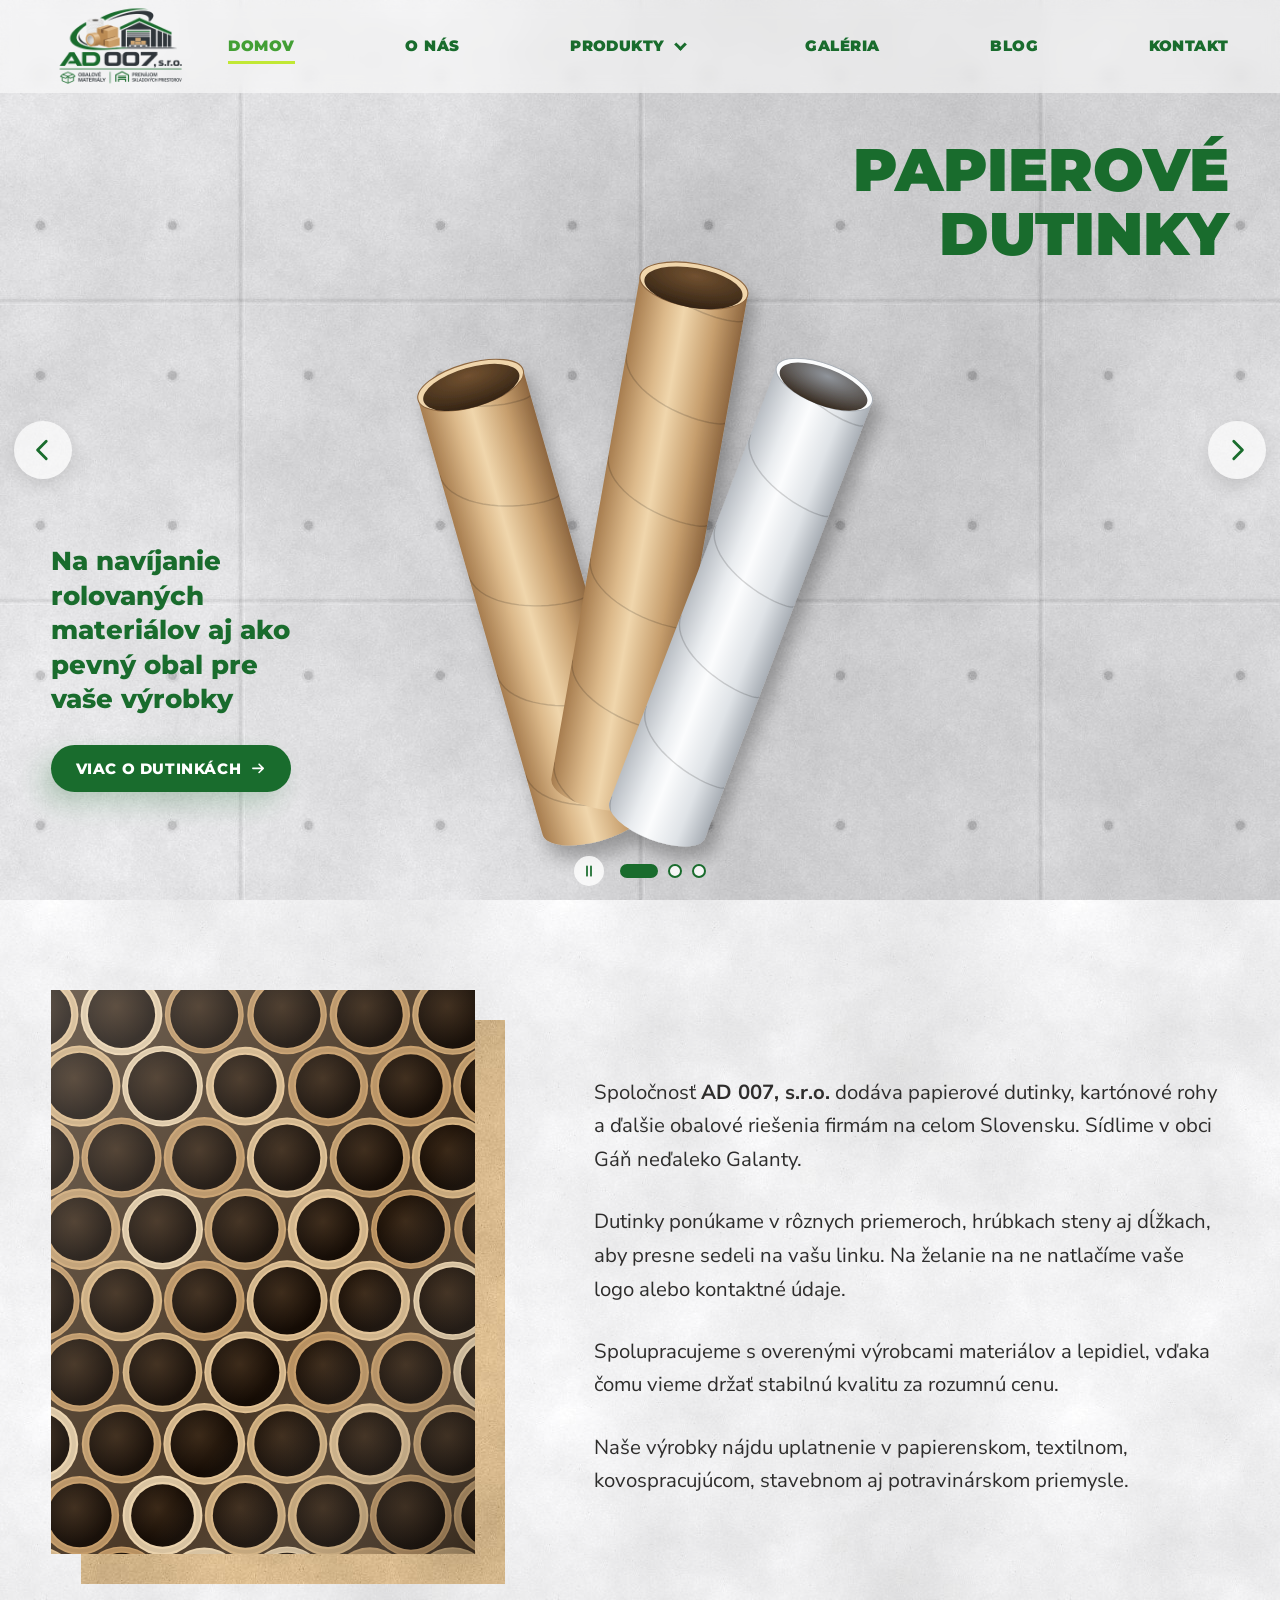
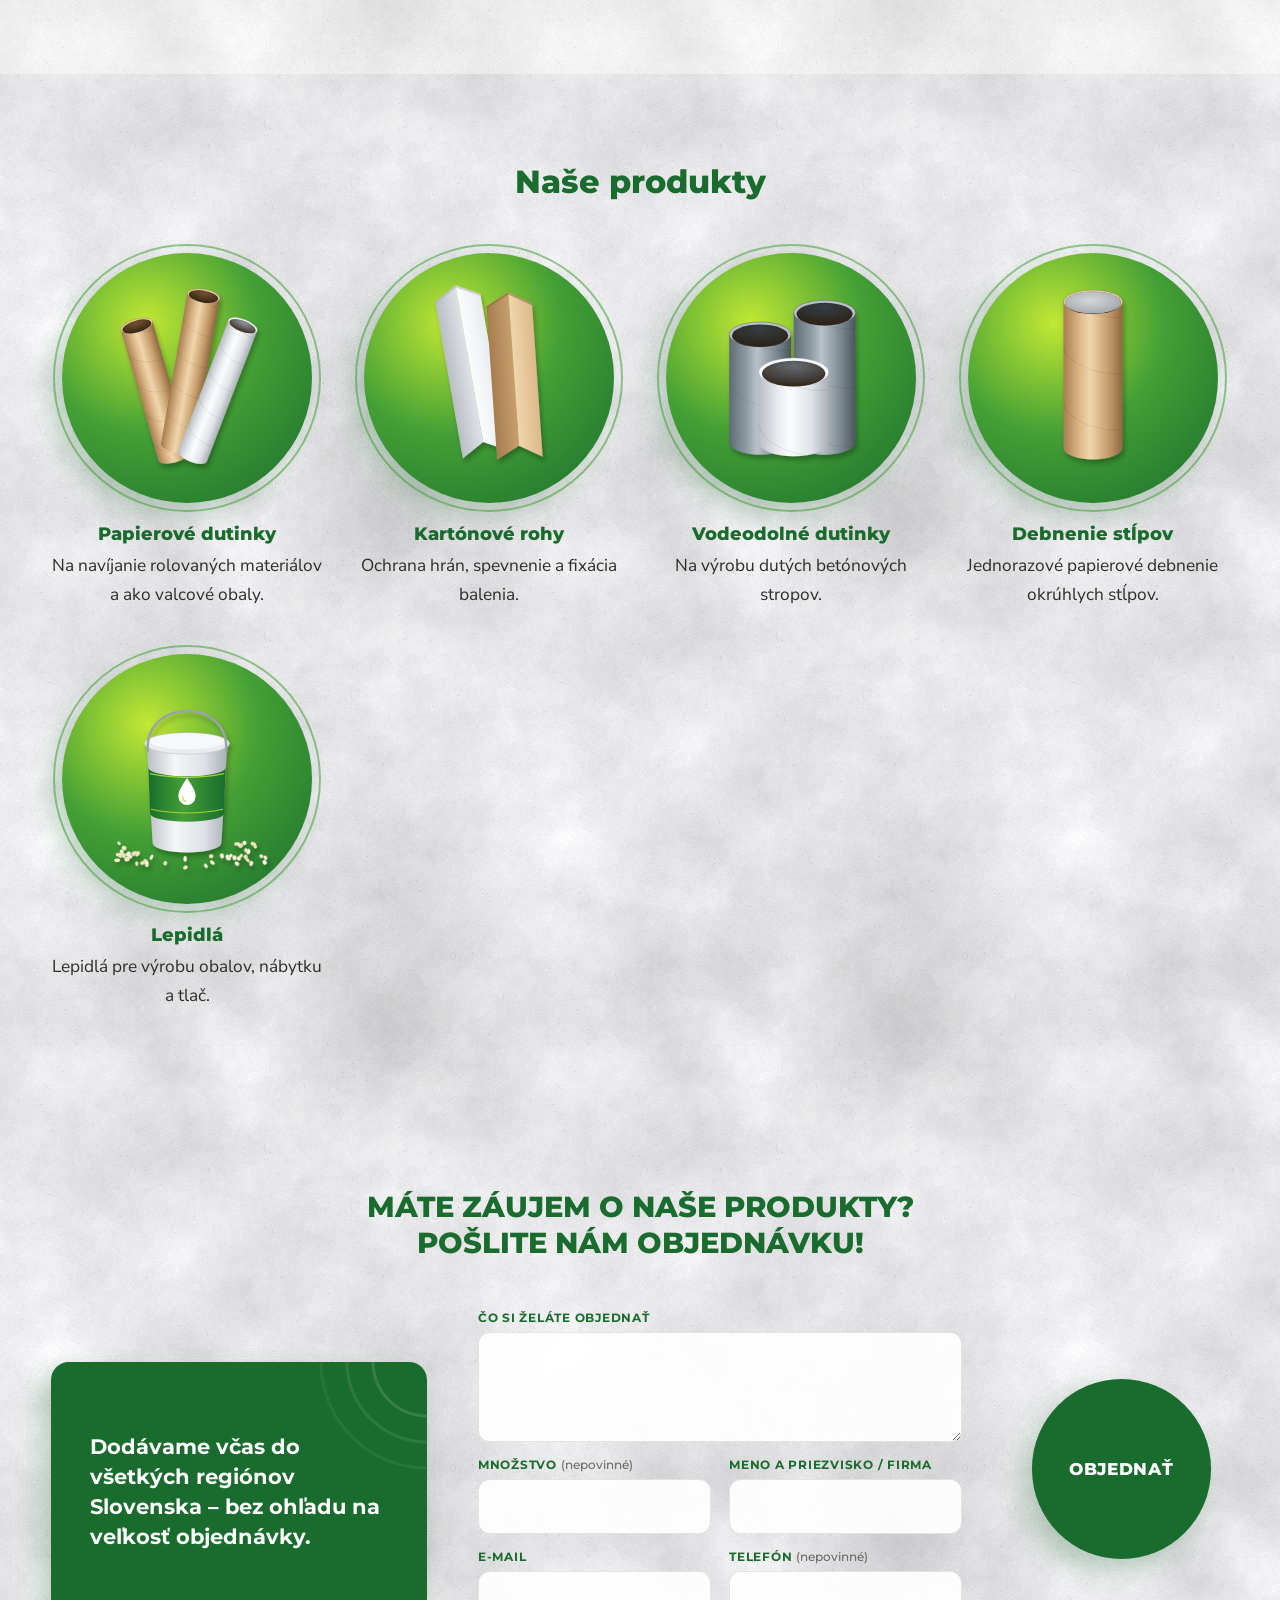
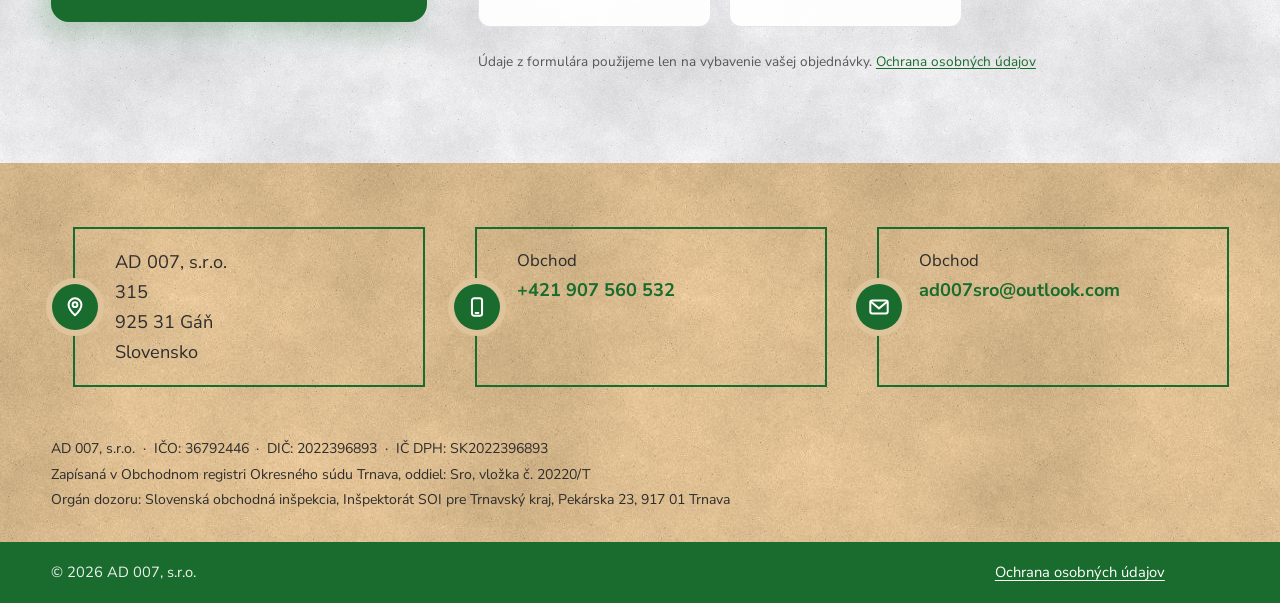
<file: index.html>
<!doctype html>
<html lang="sk" class="no-js" data-frame="ring" data-round="circle" data-cta="pill" data-small="circle" data-card="rounded">
<head>
<meta charset="utf-8">
<meta name="viewport" content="width=device-width, initial-scale=1">
<meta http-equiv="Content-Security-Policy" content="default-src 'self'; script-src 'self' 'sha256-cvlem2Rlcb+inScVb7910PMAU98gRDEfAIUVUKXOWd4='; style-src 'self' 'unsafe-inline'; img-src 'self'; font-src 'self'; frame-src https://www.openstreetmap.org; connect-src 'self'; form-action 'self' mailto:; base-uri 'self'; object-src 'none'">
<title>AD 007 – papierové dutinky, kartónové rohy a lepidlá</title>
<meta name="description" content="AD 007, s.r.o. z Gáňa – papierové dutinky, kartónové rohy, vodeodolné dutinky, debnenie stĺpov a lepidlá pre výrobu a balenie.">
<meta property="og:type" content="website">
<meta property="og:locale" content="sk_SK">
<meta property="og:site_name" content="AD 007, s.r.o.">
<meta property="og:title" content="AD 007 – papierové dutinky, kartónové rohy a lepidlá">
<meta property="og:description" content="AD 007, s.r.o. z Gáňa – papierové dutinky, kartónové rohy, vodeodolné dutinky, debnenie stĺpov a lepidlá pre výrobu a balenie.">
<meta name="theme-color" content="#196c2d">
<link rel="icon" href="assets/img/favicon.svg">
<link rel="stylesheet" href="assets/css/style.css">
<style>:root{--c-dark:#196c2d;--c-main:#439f35;--c-accent:#c1e834;--c-kraft:#dfc39a;--c-text:#2e2d2c;--logo-size:125;--logo-pad:0}</style>
<script>document.documentElement.className="js"</script>
<script type="application/ld+json">{"@context":"https://schema.org","@type":"Organization","name":"AD 007, s.r.o.","address":{"@type":"PostalAddress","streetAddress":"315","postalCode":"925 31","addressLocality":"Gáň","addressCountry":"SK"},"telephone":"+421 907 560 532","email":"ad007sro@outlook.com","identifier":"36792446"}</script>
</head>
<body>
<a class="skip-link" href="#obsah">Preskočiť na obsah</a>
<header class="site-header"><div class="wrap header-inner"><a class="logo" href="index.html" title="Úvodná stránka"><img src="media/ad007-logo-196c2d.png" alt="AD 007, s.r.o." width="1200" height="800"></a><nav class="main-nav" id="hlavne-menu" aria-label="Hlavné menu"><ul><li><a href="index.html" aria-current="page">Domov</a></li><li><a href="o-nas.html">O nás</a></li><li class="has-sub"><a href="produkty.html">Produkty</a><button class="sub-toggle" type="button" aria-expanded="false" aria-controls="podmenu-produkty"><span class="sr-only">Zobraziť zoznam produktov</span></button><ul class="sub" id="podmenu-produkty"><li><a href="produkt-papierove-dutinky.html">Papierové dutinky</a></li><li><a href="produkt-kartonove-rohy.html">Kartónové rohy</a></li><li><a href="produkt-vodeodolne-dutinky.html">Vodeodolné dutinky</a></li><li><a href="produkt-debnenie-stlpov.html">Debnenie stĺpov</a></li><li><a href="produkt-lepidla.html">Lepidlá</a></li></ul></li><li><a href="galeria.html">Galéria</a></li><li><a href="blog.html">Blog</a></li><li><a href="kontakt.html">Kontakt</a></li></ul></nav><button class="nav-toggle" type="button" aria-expanded="false" aria-controls="hlavne-menu"><span aria-hidden="true"></span><span class="sr-only">Menu</span></button></div></header>
<main id="obsah" tabindex="-1"><h1 class="sr-only">AD 007, s.r.o. – papierové dutinky, kartónové rohy a lepidlá</h1><section class="hero" data-slider data-delay="6" aria-roledescription="carousel" aria-label="Predstavenie produktov"><div class="slides"><div class="slide is-active" role="group" aria-roledescription="snímka" aria-label="1 z 3"><h2 class="slide-title">Papierové dutinky</h2><div><img src="assets/img/produkt-dutinky.svg" alt="Papierové dutinky" width="700" height="760" class="slide-img" fetchpriority="high"></div><div class="slide-body"><p class="slide-text">Na navíjanie rolovaných materiálov aj ako pevný obal pre vaše výrobky</p><a class="btn" href="produkt-papierove-dutinky.html"><span>Viac o dutinkách</span><svg viewBox="0 0 24 24" fill="none" stroke="currentColor" stroke-width="2.2" stroke-linecap="round" stroke-linejoin="round" aria-hidden="true"><path d="M4 12h15M13 6l6 6-6 6"/></svg></a></div></div><div class="slide" role="group" aria-roledescription="snímka" aria-label="2 z 3"><h2 class="slide-title">Kartónové rohy</h2><div><img src="assets/img/produkt-rohy.svg" alt="Kartónové rohy" width="640" height="760" class="slide-img" loading="lazy"></div><div class="slide-body"><p class="slide-text">Chránia hrany, spevňujú balenie a držia tovar na palete pokope</p><a class="btn" href="produkt-kartonove-rohy.html"><span>Viac o rohoch</span><svg viewBox="0 0 24 24" fill="none" stroke="currentColor" stroke-width="2.2" stroke-linecap="round" stroke-linejoin="round" aria-hidden="true"><path d="M4 12h15M13 6l6 6-6 6"/></svg></a></div></div><div class="slide" role="group" aria-roledescription="snímka" aria-label="3 z 3"><h2 class="slide-title">Vodeodolné dutinky</h2><div><img src="assets/img/produkt-vodeodolne.svg" alt="Vodeodolné dutinky" width="640" height="760" class="slide-img" loading="lazy"></div><div class="slide-body"><p class="slide-text">Pre výrobu dutých betónových stropov a vlhké prostredie</p><a class="btn" href="produkt-vodeodolne-dutinky.html"><span>Viac informácií</span><svg viewBox="0 0 24 24" fill="none" stroke="currentColor" stroke-width="2.2" stroke-linecap="round" stroke-linejoin="round" aria-hidden="true"><path d="M4 12h15M13 6l6 6-6 6"/></svg></a></div></div></div></section><section class="section band"><div class="wrap intro"><figure class="offset-figure"><img src="assets/img/foto-dutinky.svg" alt="Čelá naskladaných papierových dutiniek" width="600" height="800" loading="lazy"></figure><div class="intro-text rich"><p>Spoločnosť <strong>AD 007, s.r.o.</strong> dodáva papierové dutinky, kartónové rohy a ďalšie obalové riešenia firmám na celom Slovensku. Sídlime v obci Gáň neďaleko Galanty.</p><p>Dutinky ponúkame v rôznych priemeroch, hrúbkach steny aj dĺžkach, aby presne sedeli na vašu linku. Na želanie na ne natlačíme vaše logo alebo kontaktné údaje.</p><p>Spolupracujeme s overenými výrobcami materiálov a lepidiel, vďaka čomu vieme držať stabilnú kvalitu za rozumnú cenu.</p><p>Naše výrobky nájdu uplatnenie v papierenskom, textilnom, kovospracujúcom, stavebnom aj potravinárskom priemysle.</p></div></div></section><section class="section"><div class="wrap"><h2 class="section-title">Naše produkty</h2><div class="cards"><a class="card" href="produkt-papierove-dutinky.html"><div class="frame"><img src="assets/img/produkt-dutinky.svg" alt="" width="700" height="760" loading="lazy"></div><h3>Papierové dutinky</h3><p>Na navíjanie rolovaných materiálov a ako valcové obaly.</p></a><a class="card" href="produkt-kartonove-rohy.html"><div class="frame"><img src="assets/img/produkt-rohy.svg" alt="" width="640" height="760" loading="lazy"></div><h3>Kartónové rohy</h3><p>Ochrana hrán, spevnenie a fixácia balenia.</p></a><a class="card" href="produkt-vodeodolne-dutinky.html"><div class="frame"><img src="assets/img/produkt-vodeodolne.svg" alt="" width="640" height="760" loading="lazy"></div><h3>Vodeodolné dutinky</h3><p>Na výrobu dutých betónových stropov.</p></a><a class="card" href="produkt-debnenie-stlpov.html"><div class="frame"><img src="assets/img/produkt-debnenie.svg" alt="" width="640" height="760" loading="lazy"></div><h3>Debnenie stĺpov</h3><p>Jednorazové papierové debnenie okrúhlych stĺpov.</p></a><a class="card" href="produkt-lepidla.html"><div class="frame"><img src="assets/img/produkt-lepidla.svg" alt="" width="640" height="760" loading="lazy"></div><h3>Lepidlá</h3><p>Lepidlá pre výrobu obalov, nábytku a tlač.</p></a></div></div></section><section class="order" id="objednavka" aria-labelledby="objednavka-nadpis"><div class="wrap"><h2 class="order-title" id="objednavka-nadpis">Máte záujem o naše produkty? Pošlite nám objednávku!</h2><div class="order-grid"><p class="order-note">Dodávame včas do všetkých regiónov Slovenska – bez ohľadu na veľkosť objednávky.</p><form class="order-form" action="mailto:ad007sro@outlook.com" method="post" enctype="text/plain" data-mode="mailto" data-to="ad007sro@outlook.com" data-subject="Objednávka z webu" data-l-order="Čo si želáte objednať" data-l-qty="Množstvo" data-l-name="Meno a priezvisko / firma" data-l-email="E-mail" data-l-phone="Telefón" data-ok-msg="Ďakujeme! Vašu objednávku sme prijali a čoskoro sa vám ozveme." data-err-msg="Objednávku sa nepodarilo odoslať. Skúste to prosím znova alebo nám zavolajte." data-mailto-msg="Otvára sa váš e-mailový program s pripravenou objednávkou – stačí ju odoslať."><div class="fields"><div class="field wide"><label for="f-objednavka"><span>Čo si želáte objednať</span></label><textarea id="f-objednavka" name="objednavka" rows="3" required maxlength="4000"></textarea></div><div class="field"><label for="f-mnozstvo"><span>Množstvo</span> <span class="opt">(nepovinné)</span></label><input id="f-mnozstvo" name="mnozstvo" maxlength="200"></div><div class="field"><label for="f-meno"><span>Meno a priezvisko / firma</span></label><input id="f-meno" name="meno" required maxlength="200" autocomplete="name"></div><div class="field"><label for="f-email"><span>E-mail</span></label><input id="f-email" type="email" name="email" required maxlength="200" autocomplete="email"></div><div class="field"><label for="f-telefon"><span>Telefón</span> <span class="opt">(nepovinné)</span></label><input id="f-telefon" type="tel" name="telefon" maxlength="50" autocomplete="tel"></div><div class="hp" aria-hidden="true"><label>Toto pole nevypĺňajte <input name="web" tabindex="-1" autocomplete="off"></label></div><input type="hidden" name="spat" value="index.html"></div><div class="order-actions"><button type="submit" class="round-btn pulse"><span>Objednať</span></button></div><p class="form-note"><span>Údaje z formulára použijeme len na vybavenie vašej objednávky.</span> <a href="ochrana-osobnych-udajov.html">Ochrana osobných údajov</a></p><p class="form-status" role="status" aria-live="polite"></p><p class="form-msg ok" id="odoslane">Ďakujeme! Vašu objednávku sme prijali a čoskoro sa vám ozveme.</p><p class="form-msg err" id="chyba">Objednávku sa nepodarilo odoslať. Skúste to prosím znova alebo nám zavolajte.</p></form></div></div></section></main>
<footer class="site-footer"><div class="wrap"><div class="footer-boxes"><div class="fbox"><span class="fbox-icon"><svg viewBox="0 0 24 24" fill="none" stroke="currentColor" stroke-width="2.2" stroke-linecap="round" stroke-linejoin="round" aria-hidden="true"><path d="M12 21s-7-6.2-7-11.5A7 7 0 0 1 19 9.5C19 14.8 12 21 12 21z"/><circle cx="12" cy="9.5" r="2.6"/></svg></span><p><span>AD 007, s.r.o.</span><br><span>315</span><br><span>925 31</span> <span>Gáň</span><br><span>Slovensko</span></p></div><div class="fbox"><span class="fbox-icon"><svg viewBox="0 0 24 24" fill="none" stroke="currentColor" stroke-width="2.2" stroke-linecap="round" stroke-linejoin="round" aria-hidden="true"><rect x="6.5" y="2.5" width="11" height="19" rx="2.5"/><path d="M10.5 18.5h3"/></svg></span><p><span class="lbl">Obchod</span><a href="tel:+421907560532"><span>+421 907 560 532</span></a></p></div><div class="fbox"><span class="fbox-icon"><svg viewBox="0 0 24 24" fill="none" stroke="currentColor" stroke-width="2.2" stroke-linecap="round" stroke-linejoin="round" aria-hidden="true"><rect x="2.5" y="5" width="19" height="14" rx="2"/><path d="m3.5 6.5 8.5 7 8.5-7"/></svg></span><p><span class="lbl">Obchod</span><a href="mailto:ad007sro@outlook.com"><span>ad007sro@outlook.com</span></a></p></div></div><div class="footer-legal"><p>AD 007, s.r.o.<span>IČO: 36792446</span><span>DIČ: 2022396893</span><span>IČ DPH: SK2022396893</span></p><p>Zapísaná v Obchodnom registri Okresného súdu Trnava, oddiel: Sro, vložka č. 20220/T</p><p>Orgán dozoru: Slovenská obchodná inšpekcia, Inšpektorát SOI pre Trnavský kraj, Pekárska 23, 917 01 Trnava</p></div></div><div class="footer-bar"><div class="wrap"><span>© 2026 AD 007, s.r.o.</span><a href="ochrana-osobnych-udajov.html">Ochrana osobných údajov</a></div></div></footer>
<a class="to-top" href="#" aria-label="Späť na začiatok stránky"><svg viewBox="0 0 24 24" fill="none" stroke="currentColor" stroke-width="2.2" stroke-linecap="round" stroke-linejoin="round" aria-hidden="true"><path d="M12 19V5M6 11l6-6 6 6"/></svg></a>
<script src="assets/js/site.js" defer></script>
</body>
</html>
</file>
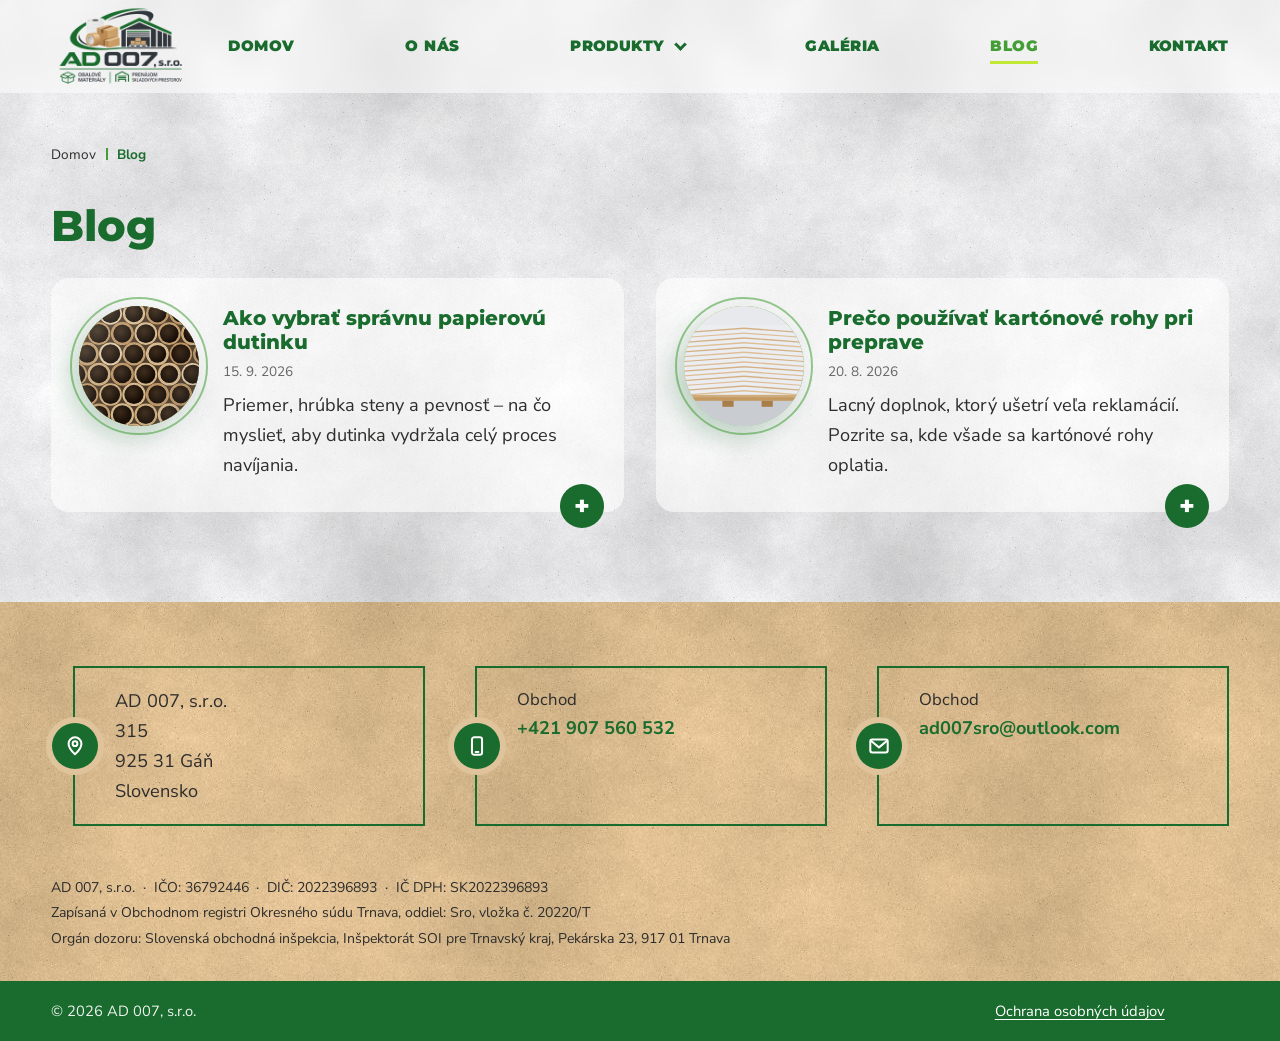
<file: blog.html>
<!doctype html>
<html lang="sk" class="no-js" data-frame="ring" data-round="circle" data-cta="pill" data-small="circle" data-card="rounded">
<head>
<meta charset="utf-8">
<meta name="viewport" content="width=device-width, initial-scale=1">
<meta http-equiv="Content-Security-Policy" content="default-src 'self'; script-src 'self' 'sha256-cvlem2Rlcb+inScVb7910PMAU98gRDEfAIUVUKXOWd4='; style-src 'self' 'unsafe-inline'; img-src 'self'; font-src 'self'; frame-src https://www.openstreetmap.org; connect-src 'self'; form-action 'self' mailto:; base-uri 'self'; object-src 'none'">
<title>Blog | AD 007, s.r.o.</title>
<meta name="description" content="Rady a novinky zo sveta obalov.">
<meta property="og:type" content="website">
<meta property="og:locale" content="sk_SK">
<meta property="og:site_name" content="AD 007, s.r.o.">
<meta property="og:title" content="Blog | AD 007, s.r.o.">
<meta property="og:description" content="Rady a novinky zo sveta obalov.">
<meta name="theme-color" content="#196c2d">
<link rel="icon" href="assets/img/favicon.svg">
<link rel="stylesheet" href="assets/css/style.css">
<style>:root{--c-dark:#196c2d;--c-main:#439f35;--c-accent:#c1e834;--c-kraft:#dfc39a;--c-text:#2e2d2c;--logo-size:125;--logo-pad:0}</style>
<script>document.documentElement.className="js"</script>
</head>
<body>
<a class="skip-link" href="#obsah">Preskočiť na obsah</a>
<header class="site-header"><div class="wrap header-inner"><a class="logo" href="index.html" title="Úvodná stránka"><img src="media/ad007-logo-196c2d.png" alt="AD 007, s.r.o." width="1200" height="800"></a><nav class="main-nav" id="hlavne-menu" aria-label="Hlavné menu"><ul><li><a href="index.html">Domov</a></li><li><a href="o-nas.html">O nás</a></li><li class="has-sub"><a href="produkty.html">Produkty</a><button class="sub-toggle" type="button" aria-expanded="false" aria-controls="podmenu-produkty"><span class="sr-only">Zobraziť zoznam produktov</span></button><ul class="sub" id="podmenu-produkty"><li><a href="produkt-papierove-dutinky.html">Papierové dutinky</a></li><li><a href="produkt-kartonove-rohy.html">Kartónové rohy</a></li><li><a href="produkt-vodeodolne-dutinky.html">Vodeodolné dutinky</a></li><li><a href="produkt-debnenie-stlpov.html">Debnenie stĺpov</a></li><li><a href="produkt-lepidla.html">Lepidlá</a></li></ul></li><li><a href="galeria.html">Galéria</a></li><li><a href="blog.html" aria-current="page">Blog</a></li><li><a href="kontakt.html">Kontakt</a></li></ul></nav><button class="nav-toggle" type="button" aria-expanded="false" aria-controls="hlavne-menu"><span aria-hidden="true"></span><span class="sr-only">Menu</span></button></div></header>
<main id="obsah" tabindex="-1"><div class="wrap page-head"><nav class="crumbs" aria-label="Omrvinková navigácia"><ol><li><a href="index.html">Domov</a></li><li><span aria-current="page">Blog</span></li></ol></nav><h1>Blog</h1></div><div class="wrap page-body"><div class="posts"><a class="post-card" href="clanok-ako-vybrat-papierovu-dutinku.html"><div class="frame is-cover"><img src="assets/img/foto-dutinky.svg" alt="" width="600" height="800" loading="lazy"></div><div><h2>Ako vybrať správnu papierovú dutinku</h2><time datetime="2026-09-15">15. 9. 2026</time><p>Priemer, hrúbka steny a pevnosť – na čo myslieť, aby dutinka vydržala celý proces navíjania.</p></div><span class="plus" aria-hidden="true">+</span></a><a class="post-card" href="clanok-preco-pouzivat-kartonove-rohy.html"><div class="frame is-cover"><img src="assets/img/foto-paleta.svg" alt="" width="800" height="600" loading="lazy"></div><div><h2>Prečo používať kartónové rohy pri preprave</h2><time datetime="2026-08-20">20. 8. 2026</time><p>Lacný doplnok, ktorý ušetrí veľa reklamácií. Pozrite sa, kde všade sa kartónové rohy oplatia.</p></div><span class="plus" aria-hidden="true">+</span></a></div></div></main>
<footer class="site-footer"><div class="wrap"><div class="footer-boxes"><div class="fbox"><span class="fbox-icon"><svg viewBox="0 0 24 24" fill="none" stroke="currentColor" stroke-width="2.2" stroke-linecap="round" stroke-linejoin="round" aria-hidden="true"><path d="M12 21s-7-6.2-7-11.5A7 7 0 0 1 19 9.5C19 14.8 12 21 12 21z"/><circle cx="12" cy="9.5" r="2.6"/></svg></span><p><span>AD 007, s.r.o.</span><br><span>315</span><br><span>925 31</span> <span>Gáň</span><br><span>Slovensko</span></p></div><div class="fbox"><span class="fbox-icon"><svg viewBox="0 0 24 24" fill="none" stroke="currentColor" stroke-width="2.2" stroke-linecap="round" stroke-linejoin="round" aria-hidden="true"><rect x="6.5" y="2.5" width="11" height="19" rx="2.5"/><path d="M10.5 18.5h3"/></svg></span><p><span class="lbl">Obchod</span><a href="tel:+421907560532"><span>+421 907 560 532</span></a></p></div><div class="fbox"><span class="fbox-icon"><svg viewBox="0 0 24 24" fill="none" stroke="currentColor" stroke-width="2.2" stroke-linecap="round" stroke-linejoin="round" aria-hidden="true"><rect x="2.5" y="5" width="19" height="14" rx="2"/><path d="m3.5 6.5 8.5 7 8.5-7"/></svg></span><p><span class="lbl">Obchod</span><a href="mailto:ad007sro@outlook.com"><span>ad007sro@outlook.com</span></a></p></div></div><div class="footer-legal"><p>AD 007, s.r.o.<span>IČO: 36792446</span><span>DIČ: 2022396893</span><span>IČ DPH: SK2022396893</span></p><p>Zapísaná v Obchodnom registri Okresného súdu Trnava, oddiel: Sro, vložka č. 20220/T</p><p>Orgán dozoru: Slovenská obchodná inšpekcia, Inšpektorát SOI pre Trnavský kraj, Pekárska 23, 917 01 Trnava</p></div></div><div class="footer-bar"><div class="wrap"><span>© 2026 AD 007, s.r.o.</span><a href="ochrana-osobnych-udajov.html">Ochrana osobných údajov</a></div></div></footer>
<a class="to-top" href="#" aria-label="Späť na začiatok stránky"><svg viewBox="0 0 24 24" fill="none" stroke="currentColor" stroke-width="2.2" stroke-linecap="round" stroke-linejoin="round" aria-hidden="true"><path d="M12 19V5M6 11l6-6 6 6"/></svg></a>
<script src="assets/js/site.js" defer></script>
</body>
</html>
</file>
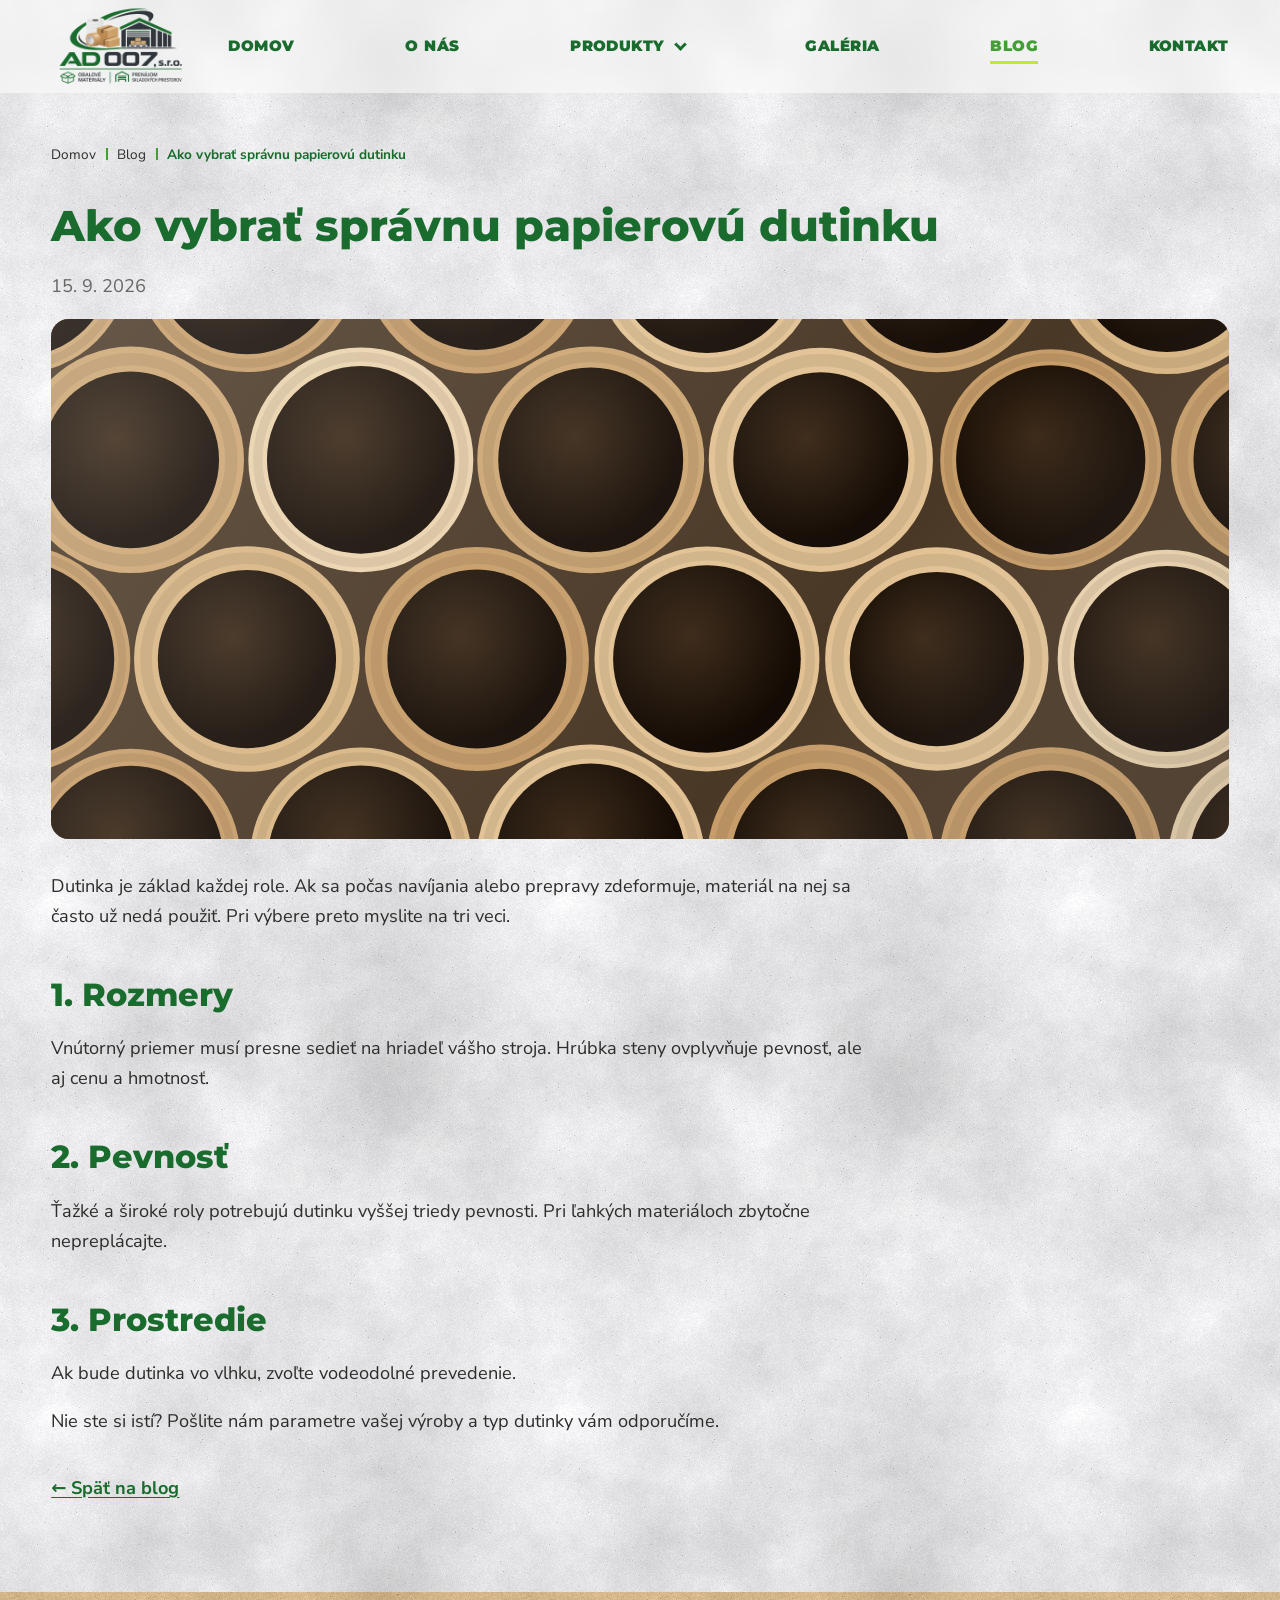
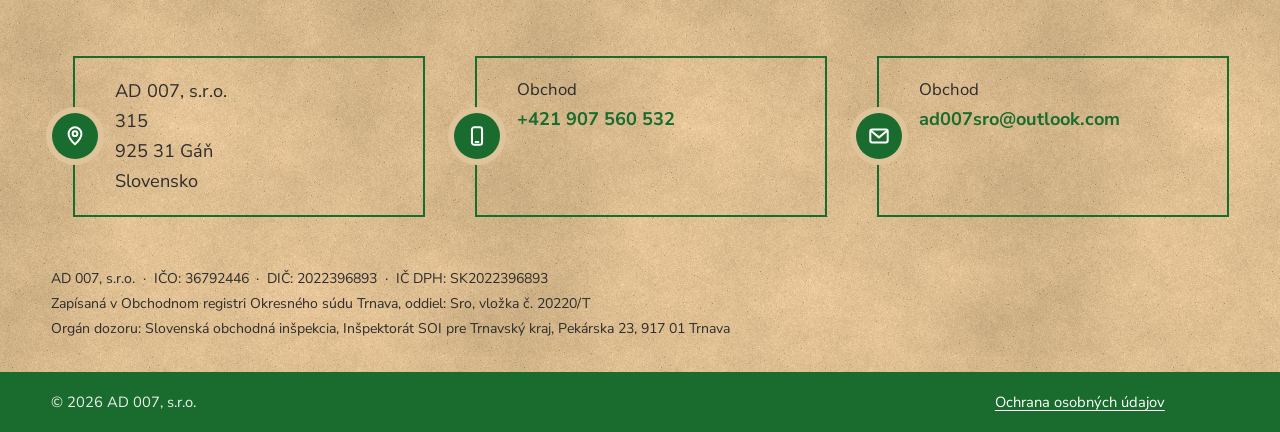
<file: clanok-ako-vybrat-papierovu-dutinku.html>
<!doctype html>
<html lang="sk" class="no-js" data-frame="ring" data-round="circle" data-cta="pill" data-small="circle" data-card="rounded">
<head>
<meta charset="utf-8">
<meta name="viewport" content="width=device-width, initial-scale=1">
<meta http-equiv="Content-Security-Policy" content="default-src 'self'; script-src 'self' 'sha256-cvlem2Rlcb+inScVb7910PMAU98gRDEfAIUVUKXOWd4='; style-src 'self' 'unsafe-inline'; img-src 'self'; font-src 'self'; frame-src https://www.openstreetmap.org; connect-src 'self'; form-action 'self' mailto:; base-uri 'self'; object-src 'none'">
<title>Ako vybrať správnu papierovú dutinku | AD 007, s.r.o.</title>
<meta name="description" content="Priemer, hrúbka steny a pevnosť – na čo myslieť, aby dutinka vydržala celý proces navíjania.">
<meta property="og:type" content="website">
<meta property="og:locale" content="sk_SK">
<meta property="og:site_name" content="AD 007, s.r.o.">
<meta property="og:title" content="Ako vybrať správnu papierovú dutinku | AD 007, s.r.o.">
<meta property="og:description" content="Priemer, hrúbka steny a pevnosť – na čo myslieť, aby dutinka vydržala celý proces navíjania.">
<meta name="theme-color" content="#196c2d">
<link rel="icon" href="assets/img/favicon.svg">
<link rel="stylesheet" href="assets/css/style.css">
<style>:root{--c-dark:#196c2d;--c-main:#439f35;--c-accent:#c1e834;--c-kraft:#dfc39a;--c-text:#2e2d2c;--logo-size:125;--logo-pad:0}</style>
<script>document.documentElement.className="js"</script>
</head>
<body>
<a class="skip-link" href="#obsah">Preskočiť na obsah</a>
<header class="site-header"><div class="wrap header-inner"><a class="logo" href="index.html" title="Úvodná stránka"><img src="media/ad007-logo-196c2d.png" alt="AD 007, s.r.o." width="1200" height="800"></a><nav class="main-nav" id="hlavne-menu" aria-label="Hlavné menu"><ul><li><a href="index.html">Domov</a></li><li><a href="o-nas.html">O nás</a></li><li class="has-sub"><a href="produkty.html">Produkty</a><button class="sub-toggle" type="button" aria-expanded="false" aria-controls="podmenu-produkty"><span class="sr-only">Zobraziť zoznam produktov</span></button><ul class="sub" id="podmenu-produkty"><li><a href="produkt-papierove-dutinky.html">Papierové dutinky</a></li><li><a href="produkt-kartonove-rohy.html">Kartónové rohy</a></li><li><a href="produkt-vodeodolne-dutinky.html">Vodeodolné dutinky</a></li><li><a href="produkt-debnenie-stlpov.html">Debnenie stĺpov</a></li><li><a href="produkt-lepidla.html">Lepidlá</a></li></ul></li><li><a href="galeria.html">Galéria</a></li><li><a href="blog.html" aria-current="page">Blog</a></li><li><a href="kontakt.html">Kontakt</a></li></ul></nav><button class="nav-toggle" type="button" aria-expanded="false" aria-controls="hlavne-menu"><span aria-hidden="true"></span><span class="sr-only">Menu</span></button></div></header>
<main id="obsah" tabindex="-1"><div class="wrap page-head"><nav class="crumbs" aria-label="Omrvinková navigácia"><ol><li><a href="index.html">Domov</a></li><li><a href="blog.html">Blog</a></li><li><span aria-current="page">Ako vybrať správnu papierovú dutinku</span></li></ol></nav><h1>Ako vybrať správnu papierovú dutinku</h1></div><div class="wrap page-body"><p class="post-meta"><time datetime="2026-09-15">15. 9. 2026</time></p><figure class="post-hero"><img src="assets/img/foto-dutinky.svg" alt="Ako vybrať správnu papierovú dutinku" width="600" height="800"></figure><div class="rich post-body"><p>Dutinka je základ každej role. Ak sa počas navíjania alebo prepravy zdeformuje, materiál na nej sa často už nedá použiť. Pri výbere preto myslite na tri veci.</p><h2>1. Rozmery</h2><p>Vnútorný priemer musí presne sedieť na hriadeľ vášho stroja. Hrúbka steny ovplyvňuje pevnosť, ale aj cenu a hmotnosť.</p><h2>2. Pevnosť</h2><p>Ťažké a široké roly potrebujú dutinku vyššej triedy pevnosti. Pri ľahkých materiáloch zbytočne nepreplácajte.</p><h2>3. Prostredie</h2><p>Ak bude dutinka vo vlhku, zvoľte vodeodolné prevedenie.</p><p>Nie ste si istí? Pošlite nám parametre vašej výroby a typ dutinky vám odporučíme.</p></div><a class="back-link" href="blog.html">← Späť na blog</a></div></main>
<footer class="site-footer"><div class="wrap"><div class="footer-boxes"><div class="fbox"><span class="fbox-icon"><svg viewBox="0 0 24 24" fill="none" stroke="currentColor" stroke-width="2.2" stroke-linecap="round" stroke-linejoin="round" aria-hidden="true"><path d="M12 21s-7-6.2-7-11.5A7 7 0 0 1 19 9.5C19 14.8 12 21 12 21z"/><circle cx="12" cy="9.5" r="2.6"/></svg></span><p><span>AD 007, s.r.o.</span><br><span>315</span><br><span>925 31</span> <span>Gáň</span><br><span>Slovensko</span></p></div><div class="fbox"><span class="fbox-icon"><svg viewBox="0 0 24 24" fill="none" stroke="currentColor" stroke-width="2.2" stroke-linecap="round" stroke-linejoin="round" aria-hidden="true"><rect x="6.5" y="2.5" width="11" height="19" rx="2.5"/><path d="M10.5 18.5h3"/></svg></span><p><span class="lbl">Obchod</span><a href="tel:+421907560532"><span>+421 907 560 532</span></a></p></div><div class="fbox"><span class="fbox-icon"><svg viewBox="0 0 24 24" fill="none" stroke="currentColor" stroke-width="2.2" stroke-linecap="round" stroke-linejoin="round" aria-hidden="true"><rect x="2.5" y="5" width="19" height="14" rx="2"/><path d="m3.5 6.5 8.5 7 8.5-7"/></svg></span><p><span class="lbl">Obchod</span><a href="mailto:ad007sro@outlook.com"><span>ad007sro@outlook.com</span></a></p></div></div><div class="footer-legal"><p>AD 007, s.r.o.<span>IČO: 36792446</span><span>DIČ: 2022396893</span><span>IČ DPH: SK2022396893</span></p><p>Zapísaná v Obchodnom registri Okresného súdu Trnava, oddiel: Sro, vložka č. 20220/T</p><p>Orgán dozoru: Slovenská obchodná inšpekcia, Inšpektorát SOI pre Trnavský kraj, Pekárska 23, 917 01 Trnava</p></div></div><div class="footer-bar"><div class="wrap"><span>© 2026 AD 007, s.r.o.</span><a href="ochrana-osobnych-udajov.html">Ochrana osobných údajov</a></div></div></footer>
<a class="to-top" href="#" aria-label="Späť na začiatok stránky"><svg viewBox="0 0 24 24" fill="none" stroke="currentColor" stroke-width="2.2" stroke-linecap="round" stroke-linejoin="round" aria-hidden="true"><path d="M12 19V5M6 11l6-6 6 6"/></svg></a>
<script src="assets/js/site.js" defer></script>
</body>
</html>
</file>
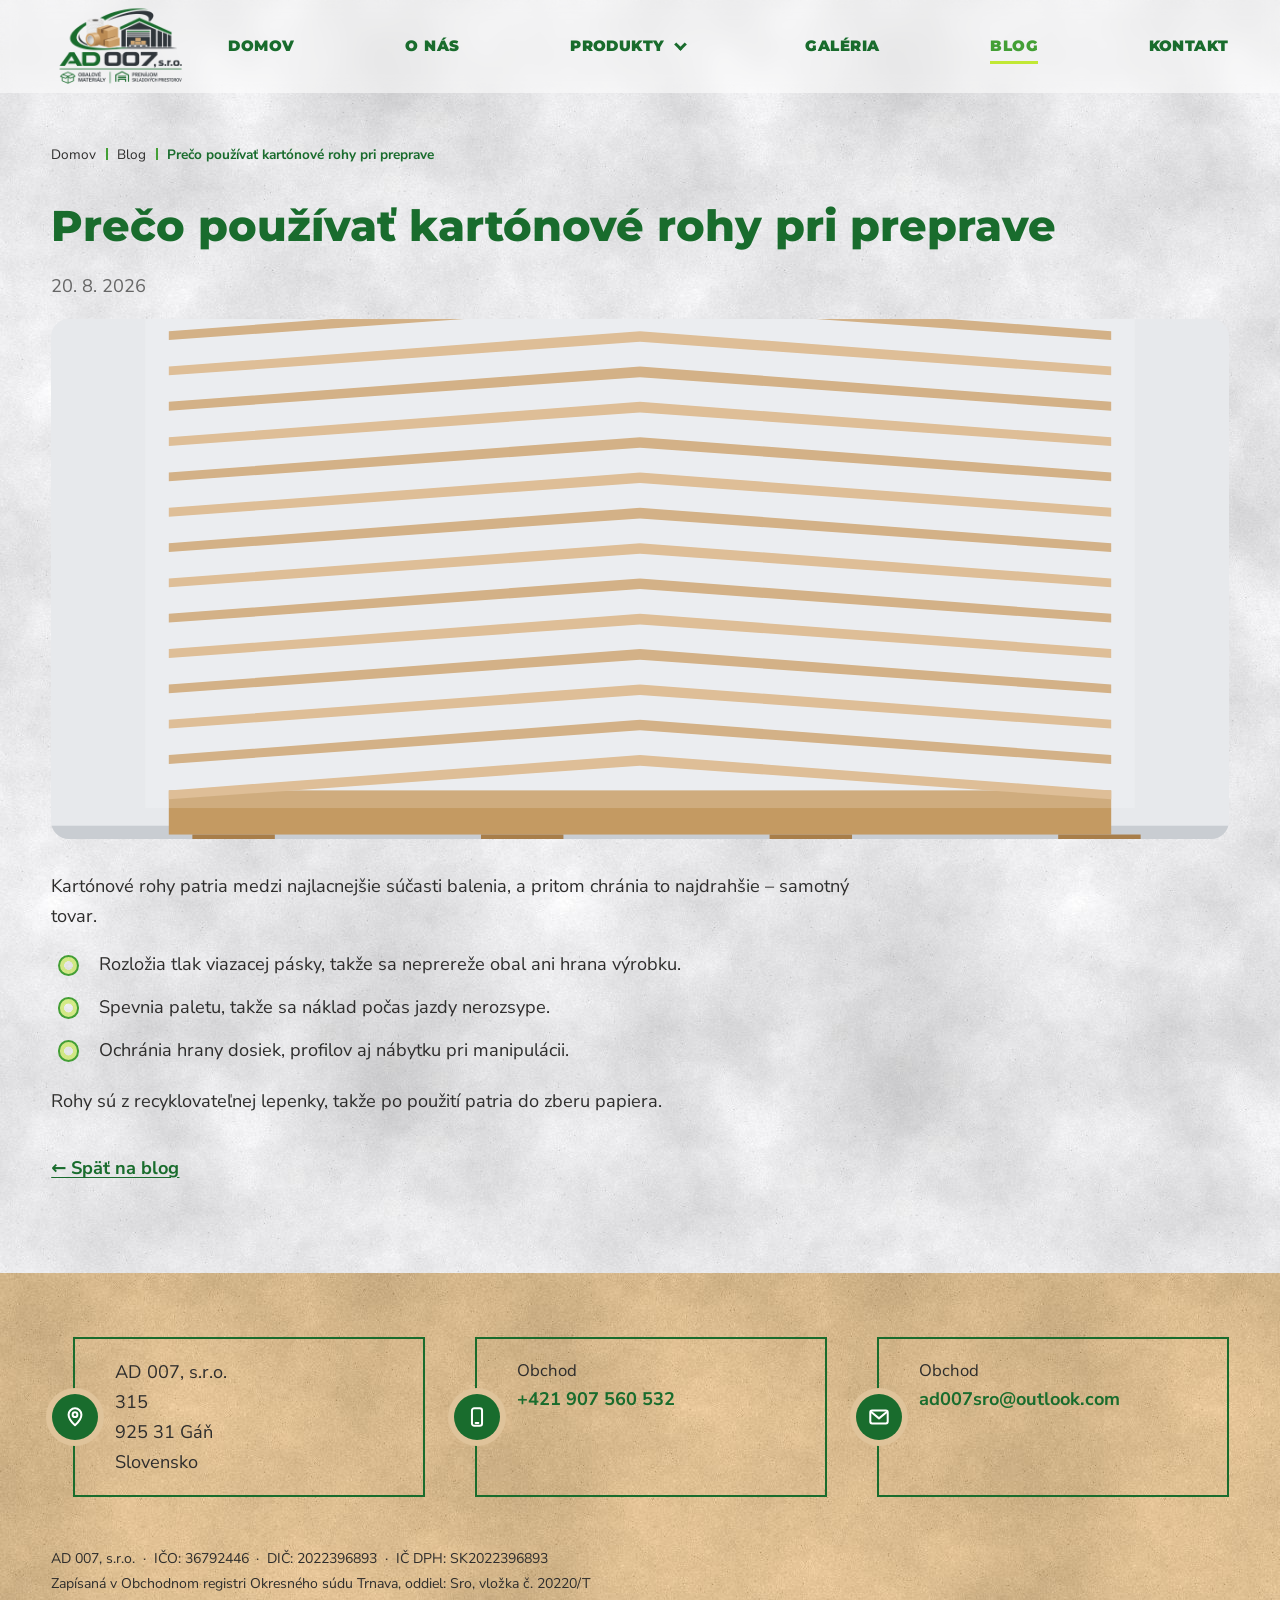
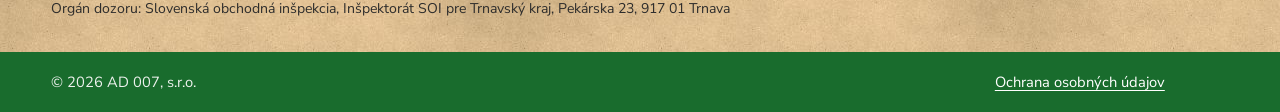
<file: clanok-preco-pouzivat-kartonove-rohy.html>
<!doctype html>
<html lang="sk" class="no-js" data-frame="ring" data-round="circle" data-cta="pill" data-small="circle" data-card="rounded">
<head>
<meta charset="utf-8">
<meta name="viewport" content="width=device-width, initial-scale=1">
<meta http-equiv="Content-Security-Policy" content="default-src 'self'; script-src 'self' 'sha256-cvlem2Rlcb+inScVb7910PMAU98gRDEfAIUVUKXOWd4='; style-src 'self' 'unsafe-inline'; img-src 'self'; font-src 'self'; frame-src https://www.openstreetmap.org; connect-src 'self'; form-action 'self' mailto:; base-uri 'self'; object-src 'none'">
<title>Prečo používať kartónové rohy pri preprave | AD 007, s.r.o.</title>
<meta name="description" content="Lacný doplnok, ktorý ušetrí veľa reklamácií. Pozrite sa, kde všade sa kartónové rohy oplatia.">
<meta property="og:type" content="website">
<meta property="og:locale" content="sk_SK">
<meta property="og:site_name" content="AD 007, s.r.o.">
<meta property="og:title" content="Prečo používať kartónové rohy pri preprave | AD 007, s.r.o.">
<meta property="og:description" content="Lacný doplnok, ktorý ušetrí veľa reklamácií. Pozrite sa, kde všade sa kartónové rohy oplatia.">
<meta name="theme-color" content="#196c2d">
<link rel="icon" href="assets/img/favicon.svg">
<link rel="stylesheet" href="assets/css/style.css">
<style>:root{--c-dark:#196c2d;--c-main:#439f35;--c-accent:#c1e834;--c-kraft:#dfc39a;--c-text:#2e2d2c;--logo-size:125;--logo-pad:0}</style>
<script>document.documentElement.className="js"</script>
</head>
<body>
<a class="skip-link" href="#obsah">Preskočiť na obsah</a>
<header class="site-header"><div class="wrap header-inner"><a class="logo" href="index.html" title="Úvodná stránka"><img src="media/ad007-logo-196c2d.png" alt="AD 007, s.r.o." width="1200" height="800"></a><nav class="main-nav" id="hlavne-menu" aria-label="Hlavné menu"><ul><li><a href="index.html">Domov</a></li><li><a href="o-nas.html">O nás</a></li><li class="has-sub"><a href="produkty.html">Produkty</a><button class="sub-toggle" type="button" aria-expanded="false" aria-controls="podmenu-produkty"><span class="sr-only">Zobraziť zoznam produktov</span></button><ul class="sub" id="podmenu-produkty"><li><a href="produkt-papierove-dutinky.html">Papierové dutinky</a></li><li><a href="produkt-kartonove-rohy.html">Kartónové rohy</a></li><li><a href="produkt-vodeodolne-dutinky.html">Vodeodolné dutinky</a></li><li><a href="produkt-debnenie-stlpov.html">Debnenie stĺpov</a></li><li><a href="produkt-lepidla.html">Lepidlá</a></li></ul></li><li><a href="galeria.html">Galéria</a></li><li><a href="blog.html" aria-current="page">Blog</a></li><li><a href="kontakt.html">Kontakt</a></li></ul></nav><button class="nav-toggle" type="button" aria-expanded="false" aria-controls="hlavne-menu"><span aria-hidden="true"></span><span class="sr-only">Menu</span></button></div></header>
<main id="obsah" tabindex="-1"><div class="wrap page-head"><nav class="crumbs" aria-label="Omrvinková navigácia"><ol><li><a href="index.html">Domov</a></li><li><a href="blog.html">Blog</a></li><li><span aria-current="page">Prečo používať kartónové rohy pri preprave</span></li></ol></nav><h1>Prečo používať kartónové rohy pri preprave</h1></div><div class="wrap page-body"><p class="post-meta"><time datetime="2026-08-20">20. 8. 2026</time></p><figure class="post-hero"><img src="assets/img/foto-paleta.svg" alt="Prečo používať kartónové rohy pri preprave" width="800" height="600"></figure><div class="rich post-body"><p>Kartónové rohy patria medzi najlacnejšie súčasti balenia, a pritom chránia to najdrahšie – samotný tovar.</p><ul><li>Rozložia tlak viazacej pásky, takže sa neprereže obal ani hrana výrobku.</li><li>Spevnia paletu, takže sa náklad počas jazdy nerozsype.</li><li>Ochránia hrany dosiek, profilov aj nábytku pri manipulácii.</li></ul><p>Rohy sú z recyklovateľnej lepenky, takže po použití patria do zberu papiera.</p></div><a class="back-link" href="blog.html">← Späť na blog</a></div></main>
<footer class="site-footer"><div class="wrap"><div class="footer-boxes"><div class="fbox"><span class="fbox-icon"><svg viewBox="0 0 24 24" fill="none" stroke="currentColor" stroke-width="2.2" stroke-linecap="round" stroke-linejoin="round" aria-hidden="true"><path d="M12 21s-7-6.2-7-11.5A7 7 0 0 1 19 9.5C19 14.8 12 21 12 21z"/><circle cx="12" cy="9.5" r="2.6"/></svg></span><p><span>AD 007, s.r.o.</span><br><span>315</span><br><span>925 31</span> <span>Gáň</span><br><span>Slovensko</span></p></div><div class="fbox"><span class="fbox-icon"><svg viewBox="0 0 24 24" fill="none" stroke="currentColor" stroke-width="2.2" stroke-linecap="round" stroke-linejoin="round" aria-hidden="true"><rect x="6.5" y="2.5" width="11" height="19" rx="2.5"/><path d="M10.5 18.5h3"/></svg></span><p><span class="lbl">Obchod</span><a href="tel:+421907560532"><span>+421 907 560 532</span></a></p></div><div class="fbox"><span class="fbox-icon"><svg viewBox="0 0 24 24" fill="none" stroke="currentColor" stroke-width="2.2" stroke-linecap="round" stroke-linejoin="round" aria-hidden="true"><rect x="2.5" y="5" width="19" height="14" rx="2"/><path d="m3.5 6.5 8.5 7 8.5-7"/></svg></span><p><span class="lbl">Obchod</span><a href="mailto:ad007sro@outlook.com"><span>ad007sro@outlook.com</span></a></p></div></div><div class="footer-legal"><p>AD 007, s.r.o.<span>IČO: 36792446</span><span>DIČ: 2022396893</span><span>IČ DPH: SK2022396893</span></p><p>Zapísaná v Obchodnom registri Okresného súdu Trnava, oddiel: Sro, vložka č. 20220/T</p><p>Orgán dozoru: Slovenská obchodná inšpekcia, Inšpektorát SOI pre Trnavský kraj, Pekárska 23, 917 01 Trnava</p></div></div><div class="footer-bar"><div class="wrap"><span>© 2026 AD 007, s.r.o.</span><a href="ochrana-osobnych-udajov.html">Ochrana osobných údajov</a></div></div></footer>
<a class="to-top" href="#" aria-label="Späť na začiatok stránky"><svg viewBox="0 0 24 24" fill="none" stroke="currentColor" stroke-width="2.2" stroke-linecap="round" stroke-linejoin="round" aria-hidden="true"><path d="M12 19V5M6 11l6-6 6 6"/></svg></a>
<script src="assets/js/site.js" defer></script>
</body>
</html>
</file>
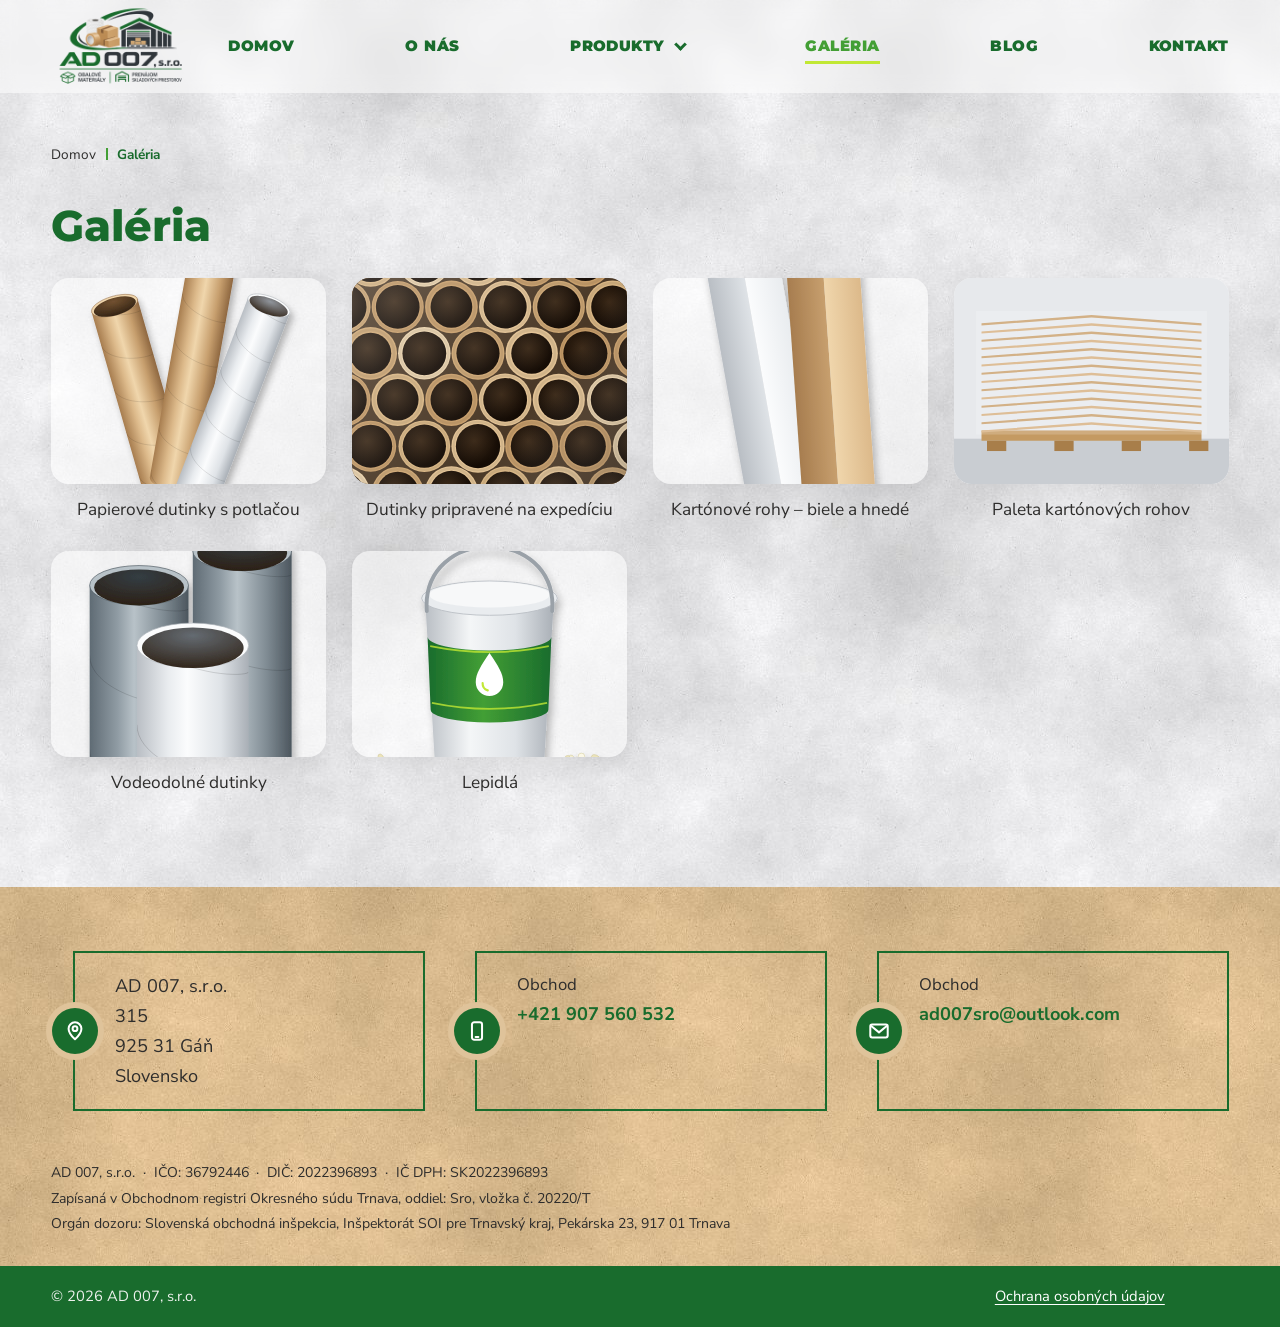
<file: galeria.html>
<!doctype html>
<html lang="sk" class="no-js" data-frame="ring" data-round="circle" data-cta="pill" data-small="circle" data-card="rounded">
<head>
<meta charset="utf-8">
<meta name="viewport" content="width=device-width, initial-scale=1">
<meta http-equiv="Content-Security-Policy" content="default-src 'self'; script-src 'self' 'sha256-cvlem2Rlcb+inScVb7910PMAU98gRDEfAIUVUKXOWd4='; style-src 'self' 'unsafe-inline'; img-src 'self'; font-src 'self'; frame-src https://www.openstreetmap.org; connect-src 'self'; form-action 'self' mailto:; base-uri 'self'; object-src 'none'">
<title>Galéria | AD 007, s.r.o.</title>
<meta name="description" content="Fotografie našich produktov.">
<meta property="og:type" content="website">
<meta property="og:locale" content="sk_SK">
<meta property="og:site_name" content="AD 007, s.r.o.">
<meta property="og:title" content="Galéria | AD 007, s.r.o.">
<meta property="og:description" content="Fotografie našich produktov.">
<meta name="theme-color" content="#196c2d">
<link rel="icon" href="assets/img/favicon.svg">
<link rel="stylesheet" href="assets/css/style.css">
<style>:root{--c-dark:#196c2d;--c-main:#439f35;--c-accent:#c1e834;--c-kraft:#dfc39a;--c-text:#2e2d2c;--logo-size:125;--logo-pad:0}</style>
<script>document.documentElement.className="js"</script>
</head>
<body>
<a class="skip-link" href="#obsah">Preskočiť na obsah</a>
<header class="site-header"><div class="wrap header-inner"><a class="logo" href="index.html" title="Úvodná stránka"><img src="media/ad007-logo-196c2d.png" alt="AD 007, s.r.o." width="1200" height="800"></a><nav class="main-nav" id="hlavne-menu" aria-label="Hlavné menu"><ul><li><a href="index.html">Domov</a></li><li><a href="o-nas.html">O nás</a></li><li class="has-sub"><a href="produkty.html">Produkty</a><button class="sub-toggle" type="button" aria-expanded="false" aria-controls="podmenu-produkty"><span class="sr-only">Zobraziť zoznam produktov</span></button><ul class="sub" id="podmenu-produkty"><li><a href="produkt-papierove-dutinky.html">Papierové dutinky</a></li><li><a href="produkt-kartonove-rohy.html">Kartónové rohy</a></li><li><a href="produkt-vodeodolne-dutinky.html">Vodeodolné dutinky</a></li><li><a href="produkt-debnenie-stlpov.html">Debnenie stĺpov</a></li><li><a href="produkt-lepidla.html">Lepidlá</a></li></ul></li><li><a href="galeria.html" aria-current="page">Galéria</a></li><li><a href="blog.html">Blog</a></li><li><a href="kontakt.html">Kontakt</a></li></ul></nav><button class="nav-toggle" type="button" aria-expanded="false" aria-controls="hlavne-menu"><span aria-hidden="true"></span><span class="sr-only">Menu</span></button></div></header>
<main id="obsah" tabindex="-1"><div class="wrap page-head"><nav class="crumbs" aria-label="Omrvinková navigácia"><ol><li><a href="index.html">Domov</a></li><li><span aria-current="page">Galéria</span></li></ol></nav><h1>Galéria</h1></div><div class="wrap page-body"><div class="gallery"><figure><a href="assets/img/produkt-dutinky.svg" data-lightbox="galeria" data-full="assets/img/produkt-dutinky.svg" data-caption="Papierové dutinky s potlačou"><img src="assets/img/produkt-dutinky.svg" alt="Papierové dutinky s potlačou" width="700" height="760" loading="lazy"></a><figcaption>Papierové dutinky s potlačou</figcaption></figure><figure><a href="assets/img/foto-dutinky.svg" data-lightbox="galeria" data-full="assets/img/foto-dutinky.svg" data-caption="Dutinky pripravené na expedíciu"><img src="assets/img/foto-dutinky.svg" alt="Dutinky pripravené na expedíciu" width="600" height="800" loading="lazy"></a><figcaption>Dutinky pripravené na expedíciu</figcaption></figure><figure><a href="assets/img/produkt-rohy.svg" data-lightbox="galeria" data-full="assets/img/produkt-rohy.svg" data-caption="Kartónové rohy – biele a hnedé"><img src="assets/img/produkt-rohy.svg" alt="Kartónové rohy – biele a hnedé" width="640" height="760" loading="lazy"></a><figcaption>Kartónové rohy – biele a hnedé</figcaption></figure><figure><a href="assets/img/foto-paleta.svg" data-lightbox="galeria" data-full="assets/img/foto-paleta.svg" data-caption="Paleta kartónových rohov"><img src="assets/img/foto-paleta.svg" alt="Paleta kartónových rohov" width="800" height="600" loading="lazy"></a><figcaption>Paleta kartónových rohov</figcaption></figure><figure><a href="assets/img/produkt-vodeodolne.svg" data-lightbox="galeria" data-full="assets/img/produkt-vodeodolne.svg" data-caption="Vodeodolné dutinky"><img src="assets/img/produkt-vodeodolne.svg" alt="Vodeodolné dutinky" width="640" height="760" loading="lazy"></a><figcaption>Vodeodolné dutinky</figcaption></figure><figure><a href="assets/img/produkt-lepidla.svg" data-lightbox="galeria" data-full="assets/img/produkt-lepidla.svg" data-caption="Lepidlá"><img src="assets/img/produkt-lepidla.svg" alt="Lepidlá" width="640" height="760" loading="lazy"></a><figcaption>Lepidlá</figcaption></figure></div></div></main>
<footer class="site-footer"><div class="wrap"><div class="footer-boxes"><div class="fbox"><span class="fbox-icon"><svg viewBox="0 0 24 24" fill="none" stroke="currentColor" stroke-width="2.2" stroke-linecap="round" stroke-linejoin="round" aria-hidden="true"><path d="M12 21s-7-6.2-7-11.5A7 7 0 0 1 19 9.5C19 14.8 12 21 12 21z"/><circle cx="12" cy="9.5" r="2.6"/></svg></span><p><span>AD 007, s.r.o.</span><br><span>315</span><br><span>925 31</span> <span>Gáň</span><br><span>Slovensko</span></p></div><div class="fbox"><span class="fbox-icon"><svg viewBox="0 0 24 24" fill="none" stroke="currentColor" stroke-width="2.2" stroke-linecap="round" stroke-linejoin="round" aria-hidden="true"><rect x="6.5" y="2.5" width="11" height="19" rx="2.5"/><path d="M10.5 18.5h3"/></svg></span><p><span class="lbl">Obchod</span><a href="tel:+421907560532"><span>+421 907 560 532</span></a></p></div><div class="fbox"><span class="fbox-icon"><svg viewBox="0 0 24 24" fill="none" stroke="currentColor" stroke-width="2.2" stroke-linecap="round" stroke-linejoin="round" aria-hidden="true"><rect x="2.5" y="5" width="19" height="14" rx="2"/><path d="m3.5 6.5 8.5 7 8.5-7"/></svg></span><p><span class="lbl">Obchod</span><a href="mailto:ad007sro@outlook.com"><span>ad007sro@outlook.com</span></a></p></div></div><div class="footer-legal"><p>AD 007, s.r.o.<span>IČO: 36792446</span><span>DIČ: 2022396893</span><span>IČ DPH: SK2022396893</span></p><p>Zapísaná v Obchodnom registri Okresného súdu Trnava, oddiel: Sro, vložka č. 20220/T</p><p>Orgán dozoru: Slovenská obchodná inšpekcia, Inšpektorát SOI pre Trnavský kraj, Pekárska 23, 917 01 Trnava</p></div></div><div class="footer-bar"><div class="wrap"><span>© 2026 AD 007, s.r.o.</span><a href="ochrana-osobnych-udajov.html">Ochrana osobných údajov</a></div></div></footer>
<a class="to-top" href="#" aria-label="Späť na začiatok stránky"><svg viewBox="0 0 24 24" fill="none" stroke="currentColor" stroke-width="2.2" stroke-linecap="round" stroke-linejoin="round" aria-hidden="true"><path d="M12 19V5M6 11l6-6 6 6"/></svg></a>
<script src="assets/js/site.js" defer></script>
</body>
</html>
</file>
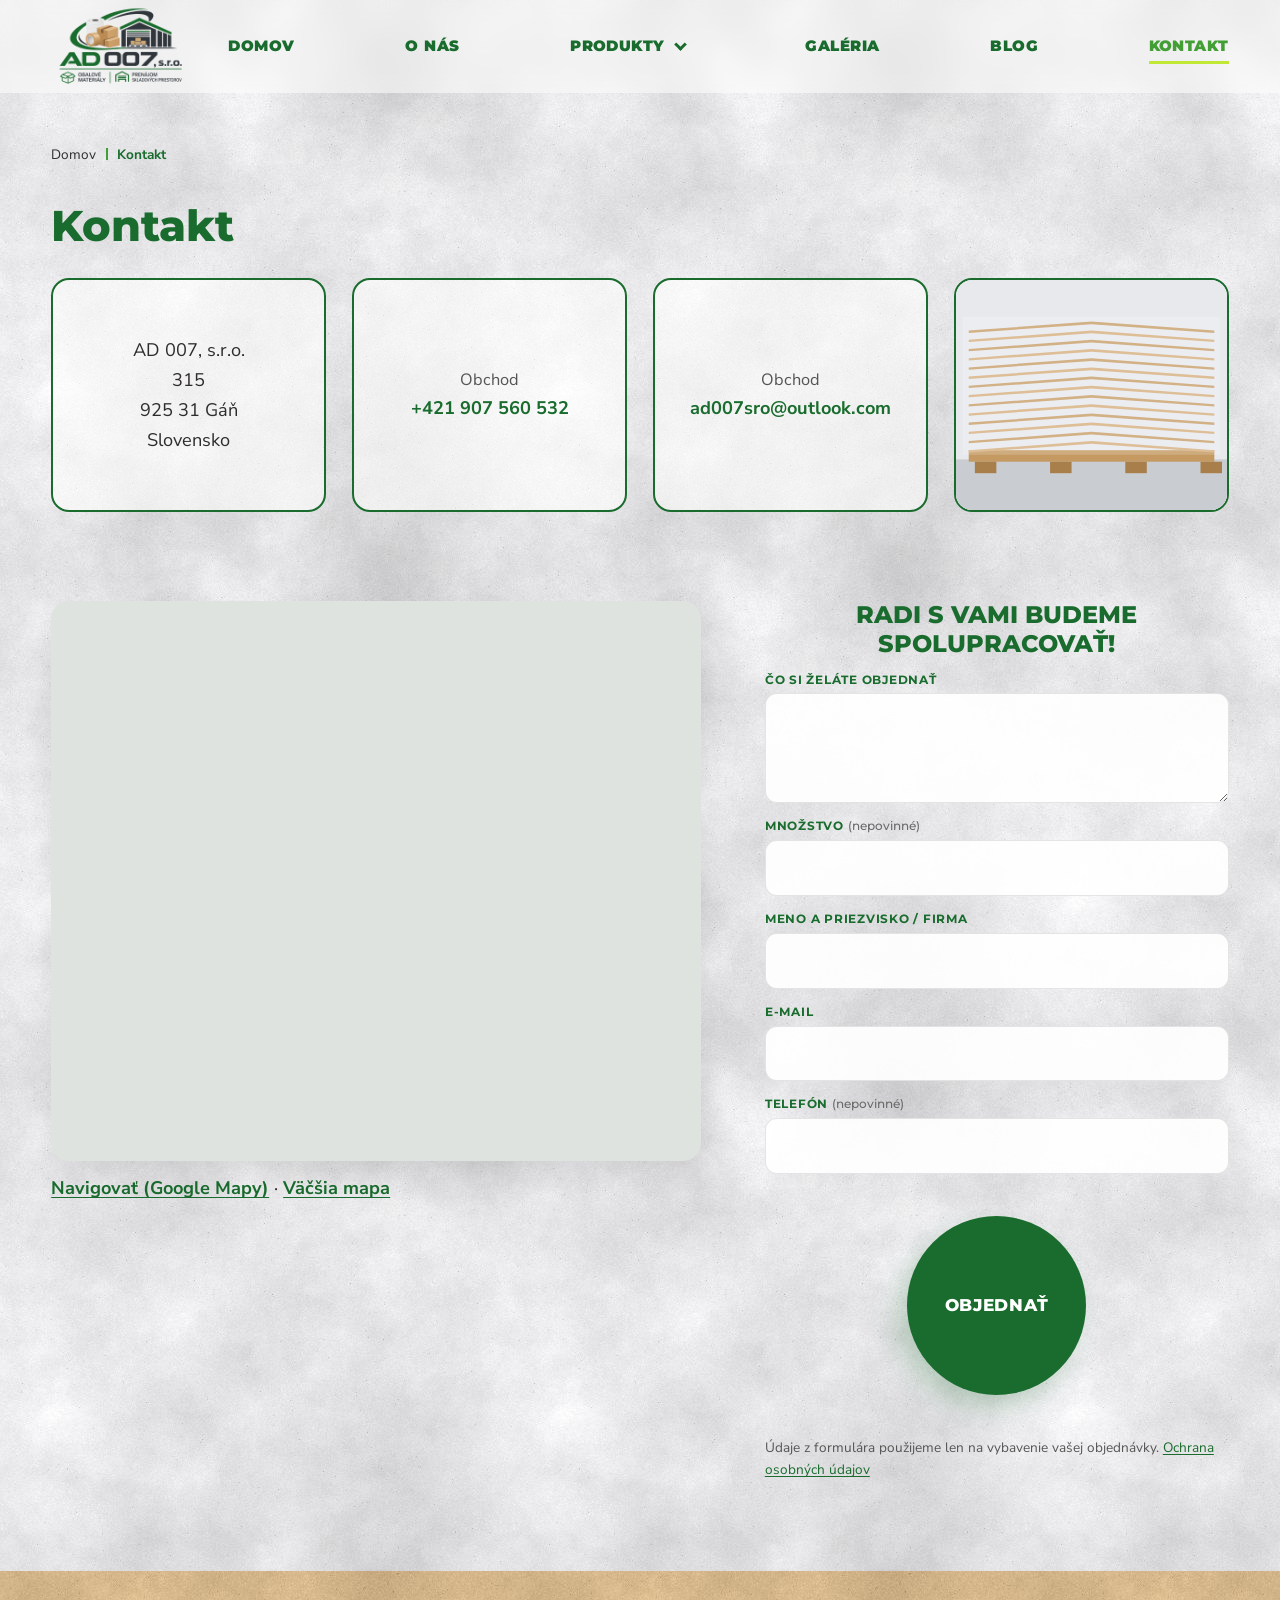
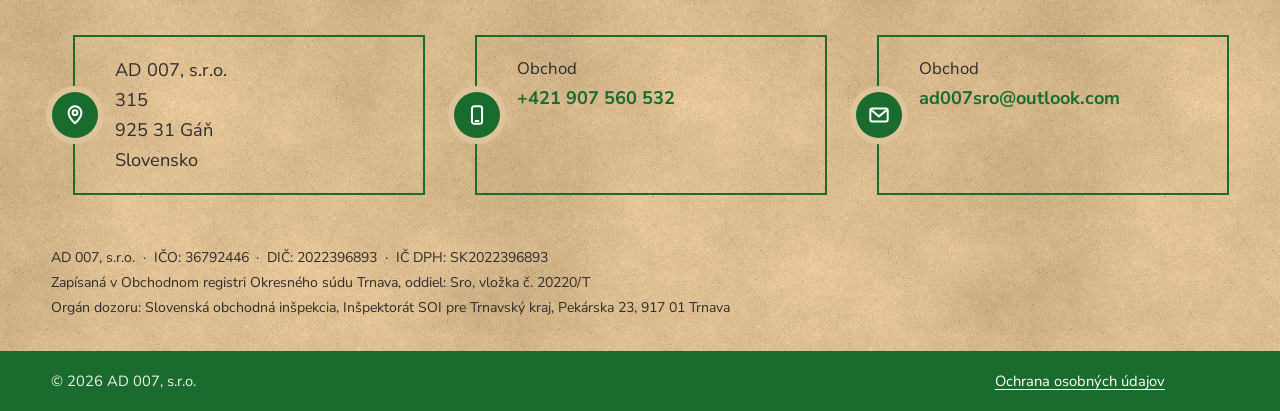
<file: kontakt.html>
<!doctype html>
<html lang="sk" class="no-js" data-frame="ring" data-round="circle" data-cta="pill" data-small="circle" data-card="rounded">
<head>
<meta charset="utf-8">
<meta name="viewport" content="width=device-width, initial-scale=1">
<meta http-equiv="Content-Security-Policy" content="default-src 'self'; script-src 'self' 'sha256-cvlem2Rlcb+inScVb7910PMAU98gRDEfAIUVUKXOWd4='; style-src 'self' 'unsafe-inline'; img-src 'self'; font-src 'self'; frame-src https://www.openstreetmap.org; connect-src 'self'; form-action 'self' mailto:; base-uri 'self'; object-src 'none'">
<title>Kontakt | AD 007, s.r.o.</title>
<meta name="description" content="Kontaktné údaje a objednávkový formulár AD 007, s.r.o.">
<meta property="og:type" content="website">
<meta property="og:locale" content="sk_SK">
<meta property="og:site_name" content="AD 007, s.r.o.">
<meta property="og:title" content="Kontakt | AD 007, s.r.o.">
<meta property="og:description" content="Kontaktné údaje a objednávkový formulár AD 007, s.r.o.">
<meta name="theme-color" content="#196c2d">
<link rel="icon" href="assets/img/favicon.svg">
<link rel="stylesheet" href="assets/css/style.css">
<style>:root{--c-dark:#196c2d;--c-main:#439f35;--c-accent:#c1e834;--c-kraft:#dfc39a;--c-text:#2e2d2c;--logo-size:125;--logo-pad:0}</style>
<script>document.documentElement.className="js"</script>
</head>
<body>
<a class="skip-link" href="#obsah">Preskočiť na obsah</a>
<header class="site-header"><div class="wrap header-inner"><a class="logo" href="index.html" title="Úvodná stránka"><img src="media/ad007-logo-196c2d.png" alt="AD 007, s.r.o." width="1200" height="800"></a><nav class="main-nav" id="hlavne-menu" aria-label="Hlavné menu"><ul><li><a href="index.html">Domov</a></li><li><a href="o-nas.html">O nás</a></li><li class="has-sub"><a href="produkty.html">Produkty</a><button class="sub-toggle" type="button" aria-expanded="false" aria-controls="podmenu-produkty"><span class="sr-only">Zobraziť zoznam produktov</span></button><ul class="sub" id="podmenu-produkty"><li><a href="produkt-papierove-dutinky.html">Papierové dutinky</a></li><li><a href="produkt-kartonove-rohy.html">Kartónové rohy</a></li><li><a href="produkt-vodeodolne-dutinky.html">Vodeodolné dutinky</a></li><li><a href="produkt-debnenie-stlpov.html">Debnenie stĺpov</a></li><li><a href="produkt-lepidla.html">Lepidlá</a></li></ul></li><li><a href="galeria.html">Galéria</a></li><li><a href="blog.html">Blog</a></li><li><a href="kontakt.html" aria-current="page">Kontakt</a></li></ul></nav><button class="nav-toggle" type="button" aria-expanded="false" aria-controls="hlavne-menu"><span aria-hidden="true"></span><span class="sr-only">Menu</span></button></div></header>
<main id="obsah" tabindex="-1"><div class="wrap page-head"><nav class="crumbs" aria-label="Omrvinková navigácia"><ol><li><a href="index.html">Domov</a></li><li><span aria-current="page">Kontakt</span></li></ol></nav><h1>Kontakt</h1></div><div class="wrap page-body"><div class="contact-boxes"><div class="cbox"><p><span>AD 007, s.r.o.</span><br><span>315</span><br><span>925 31</span> <span>Gáň</span><br><span>Slovensko</span></p></div><div class="cbox"><p><span class="lbl">Obchod</span><a href="tel:+421907560532"><span>+421 907 560 532</span></a></p></div><div class="cbox"><p><span class="lbl">Obchod</span><a href="mailto:ad007sro@outlook.com"><span>ad007sro@outlook.com</span></a></p></div><div class="cbox pic"><img src="assets/img/foto-paleta.svg" alt="Paleta kartónových rohov" width="800" height="600" loading="lazy"></div></div><div class="contact-grid"><div><div class="map"><iframe src="https://www.openstreetmap.org/export/embed.html?bbox=17.71796,48.21978,17.73716,48.23178&amp;layer=mapnik&amp;marker=48.225778,17.727556" title="Mapa – 315, 925 31 Gáň" loading="lazy" referrerpolicy="no-referrer"></iframe></div><a class="map-link" href="https://www.google.com/maps/search/?api=1&amp;query=315%2C%20925%2031%20G%C3%A1%C5%88%2C%20Slovensko" target="_blank" rel="noopener">Navigovať (Google Mapy)</a> · <a class="map-link" href="https://www.openstreetmap.org/?mlat=48.225778&amp;mlon=17.727556#map=16/48.22578/17.72756" target="_blank" rel="noopener">Väčšia mapa</a></div><div><h2 class="contact-form-title">Radi s vami budeme spolupracovať!</h2><form class="order-form" action="mailto:ad007sro@outlook.com" method="post" enctype="text/plain" data-mode="mailto" data-to="ad007sro@outlook.com" data-subject="Objednávka z webu" data-l-order="Čo si želáte objednať" data-l-qty="Množstvo" data-l-name="Meno a priezvisko / firma" data-l-email="E-mail" data-l-phone="Telefón" data-ok-msg="Ďakujeme! Vašu objednávku sme prijali a čoskoro sa vám ozveme." data-err-msg="Objednávku sa nepodarilo odoslať. Skúste to prosím znova alebo nám zavolajte." data-mailto-msg="Otvára sa váš e-mailový program s pripravenou objednávkou – stačí ju odoslať."><div class="fields"><div class="field wide"><label for="f-objednavka"><span>Čo si želáte objednať</span></label><textarea id="f-objednavka" name="objednavka" rows="3" required maxlength="4000"></textarea></div><div class="field"><label for="f-mnozstvo"><span>Množstvo</span> <span class="opt">(nepovinné)</span></label><input id="f-mnozstvo" name="mnozstvo" maxlength="200"></div><div class="field"><label for="f-meno"><span>Meno a priezvisko / firma</span></label><input id="f-meno" name="meno" required maxlength="200" autocomplete="name"></div><div class="field"><label for="f-email"><span>E-mail</span></label><input id="f-email" type="email" name="email" required maxlength="200" autocomplete="email"></div><div class="field"><label for="f-telefon"><span>Telefón</span> <span class="opt">(nepovinné)</span></label><input id="f-telefon" type="tel" name="telefon" maxlength="50" autocomplete="tel"></div><div class="hp" aria-hidden="true"><label>Toto pole nevypĺňajte <input name="web" tabindex="-1" autocomplete="off"></label></div><input type="hidden" name="spat" value="kontakt.html"></div><div class="order-actions"><button type="submit" class="round-btn pulse"><span>Objednať</span></button></div><p class="form-note"><span>Údaje z formulára použijeme len na vybavenie vašej objednávky.</span> <a href="ochrana-osobnych-udajov.html">Ochrana osobných údajov</a></p><p class="form-status" role="status" aria-live="polite"></p><p class="form-msg ok" id="odoslane">Ďakujeme! Vašu objednávku sme prijali a čoskoro sa vám ozveme.</p><p class="form-msg err" id="chyba">Objednávku sa nepodarilo odoslať. Skúste to prosím znova alebo nám zavolajte.</p></form></div></div></div></main>
<footer class="site-footer"><div class="wrap"><div class="footer-boxes"><div class="fbox"><span class="fbox-icon"><svg viewBox="0 0 24 24" fill="none" stroke="currentColor" stroke-width="2.2" stroke-linecap="round" stroke-linejoin="round" aria-hidden="true"><path d="M12 21s-7-6.2-7-11.5A7 7 0 0 1 19 9.5C19 14.8 12 21 12 21z"/><circle cx="12" cy="9.5" r="2.6"/></svg></span><p><span>AD 007, s.r.o.</span><br><span>315</span><br><span>925 31</span> <span>Gáň</span><br><span>Slovensko</span></p></div><div class="fbox"><span class="fbox-icon"><svg viewBox="0 0 24 24" fill="none" stroke="currentColor" stroke-width="2.2" stroke-linecap="round" stroke-linejoin="round" aria-hidden="true"><rect x="6.5" y="2.5" width="11" height="19" rx="2.5"/><path d="M10.5 18.5h3"/></svg></span><p><span class="lbl">Obchod</span><a href="tel:+421907560532"><span>+421 907 560 532</span></a></p></div><div class="fbox"><span class="fbox-icon"><svg viewBox="0 0 24 24" fill="none" stroke="currentColor" stroke-width="2.2" stroke-linecap="round" stroke-linejoin="round" aria-hidden="true"><rect x="2.5" y="5" width="19" height="14" rx="2"/><path d="m3.5 6.5 8.5 7 8.5-7"/></svg></span><p><span class="lbl">Obchod</span><a href="mailto:ad007sro@outlook.com"><span>ad007sro@outlook.com</span></a></p></div></div><div class="footer-legal"><p>AD 007, s.r.o.<span>IČO: 36792446</span><span>DIČ: 2022396893</span><span>IČ DPH: SK2022396893</span></p><p>Zapísaná v Obchodnom registri Okresného súdu Trnava, oddiel: Sro, vložka č. 20220/T</p><p>Orgán dozoru: Slovenská obchodná inšpekcia, Inšpektorát SOI pre Trnavský kraj, Pekárska 23, 917 01 Trnava</p></div></div><div class="footer-bar"><div class="wrap"><span>© 2026 AD 007, s.r.o.</span><a href="ochrana-osobnych-udajov.html">Ochrana osobných údajov</a></div></div></footer>
<a class="to-top" href="#" aria-label="Späť na začiatok stránky"><svg viewBox="0 0 24 24" fill="none" stroke="currentColor" stroke-width="2.2" stroke-linecap="round" stroke-linejoin="round" aria-hidden="true"><path d="M12 19V5M6 11l6-6 6 6"/></svg></a>
<script src="assets/js/site.js" defer></script>
</body>
</html>
</file>
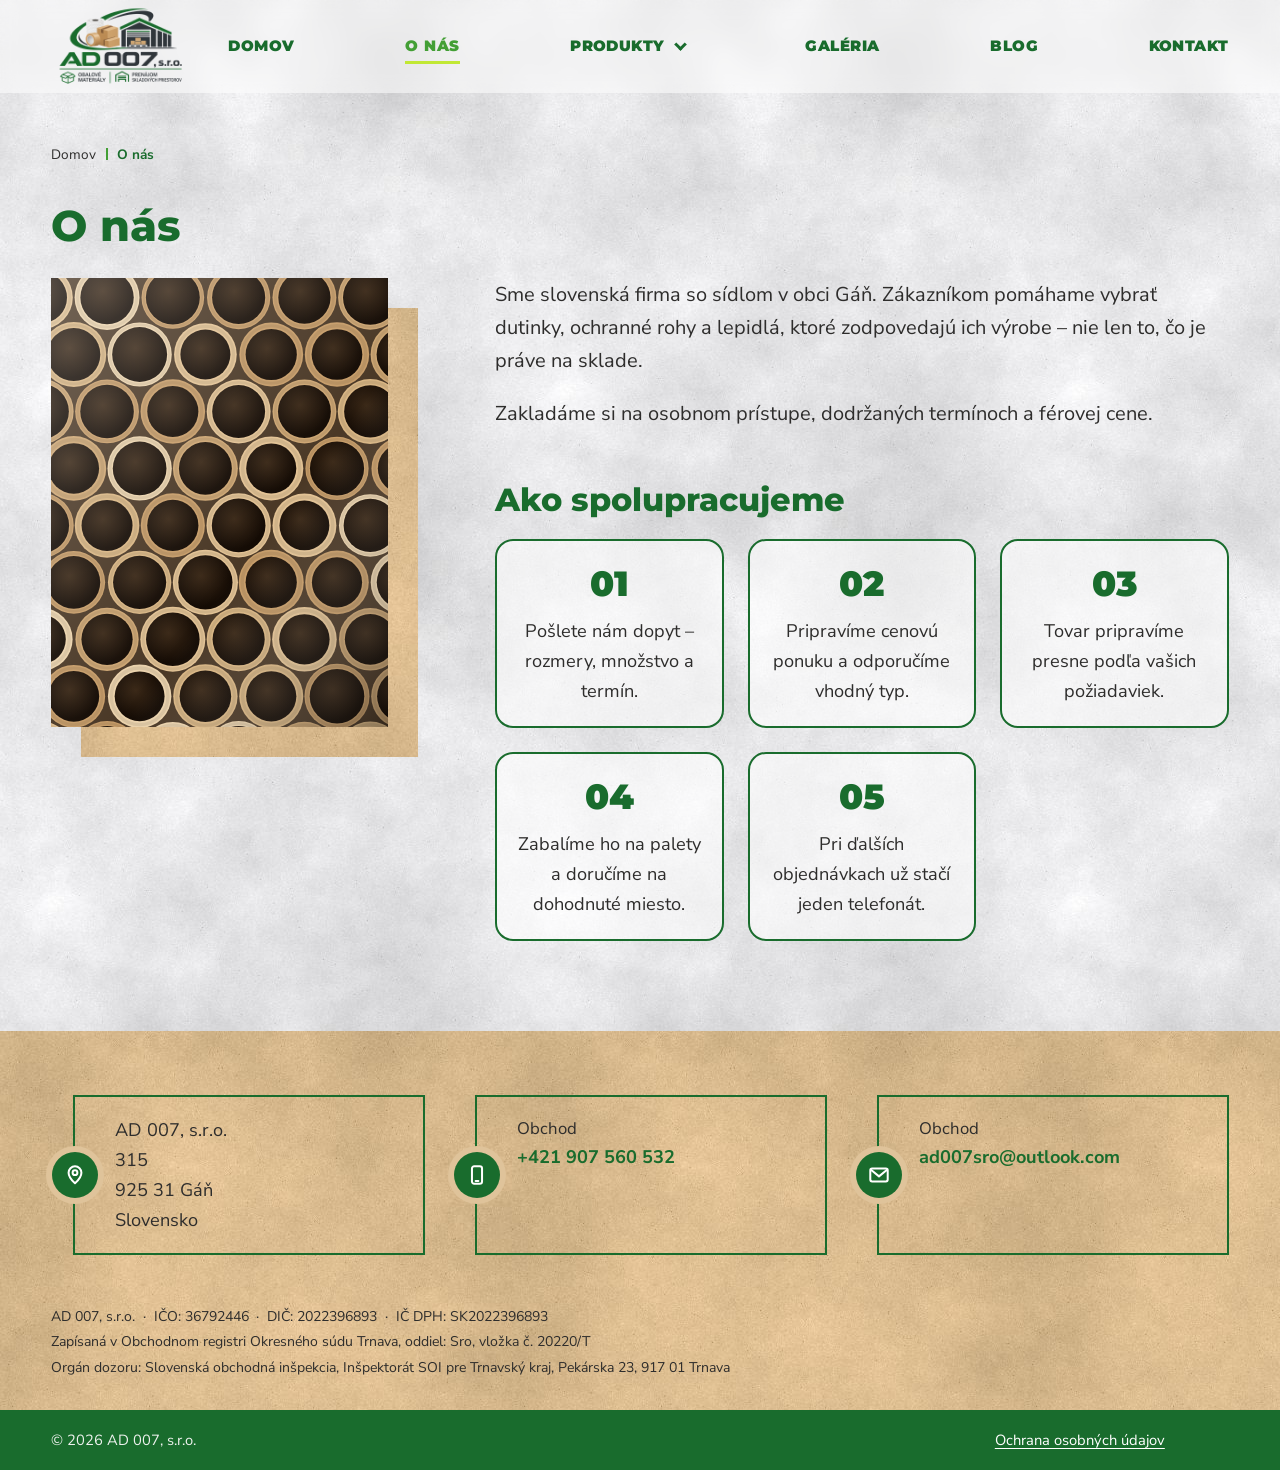
<file: o-nas.html>
<!doctype html>
<html lang="sk" class="no-js" data-frame="ring" data-round="circle" data-cta="pill" data-small="circle" data-card="rounded">
<head>
<meta charset="utf-8">
<meta name="viewport" content="width=device-width, initial-scale=1">
<meta http-equiv="Content-Security-Policy" content="default-src 'self'; script-src 'self' 'sha256-cvlem2Rlcb+inScVb7910PMAU98gRDEfAIUVUKXOWd4='; style-src 'self' 'unsafe-inline'; img-src 'self'; font-src 'self'; frame-src https://www.openstreetmap.org; connect-src 'self'; form-action 'self' mailto:; base-uri 'self'; object-src 'none'">
<title>O nás | AD 007, s.r.o.</title>
<meta name="description" content="Kto sme a ako spolupracujeme so zákazníkmi.">
<meta property="og:type" content="website">
<meta property="og:locale" content="sk_SK">
<meta property="og:site_name" content="AD 007, s.r.o.">
<meta property="og:title" content="O nás | AD 007, s.r.o.">
<meta property="og:description" content="Kto sme a ako spolupracujeme so zákazníkmi.">
<meta name="theme-color" content="#196c2d">
<link rel="icon" href="assets/img/favicon.svg">
<link rel="stylesheet" href="assets/css/style.css">
<style>:root{--c-dark:#196c2d;--c-main:#439f35;--c-accent:#c1e834;--c-kraft:#dfc39a;--c-text:#2e2d2c;--logo-size:125;--logo-pad:0}</style>
<script>document.documentElement.className="js"</script>
</head>
<body>
<a class="skip-link" href="#obsah">Preskočiť na obsah</a>
<header class="site-header"><div class="wrap header-inner"><a class="logo" href="index.html" title="Úvodná stránka"><img src="media/ad007-logo-196c2d.png" alt="AD 007, s.r.o." width="1200" height="800"></a><nav class="main-nav" id="hlavne-menu" aria-label="Hlavné menu"><ul><li><a href="index.html">Domov</a></li><li><a href="o-nas.html" aria-current="page">O nás</a></li><li class="has-sub"><a href="produkty.html">Produkty</a><button class="sub-toggle" type="button" aria-expanded="false" aria-controls="podmenu-produkty"><span class="sr-only">Zobraziť zoznam produktov</span></button><ul class="sub" id="podmenu-produkty"><li><a href="produkt-papierove-dutinky.html">Papierové dutinky</a></li><li><a href="produkt-kartonove-rohy.html">Kartónové rohy</a></li><li><a href="produkt-vodeodolne-dutinky.html">Vodeodolné dutinky</a></li><li><a href="produkt-debnenie-stlpov.html">Debnenie stĺpov</a></li><li><a href="produkt-lepidla.html">Lepidlá</a></li></ul></li><li><a href="galeria.html">Galéria</a></li><li><a href="blog.html">Blog</a></li><li><a href="kontakt.html">Kontakt</a></li></ul></nav><button class="nav-toggle" type="button" aria-expanded="false" aria-controls="hlavne-menu"><span aria-hidden="true"></span><span class="sr-only">Menu</span></button></div></header>
<main id="obsah" tabindex="-1"><div class="wrap page-head"><nav class="crumbs" aria-label="Omrvinková navigácia"><ol><li><a href="index.html">Domov</a></li><li><span aria-current="page">O nás</span></li></ol></nav><h1>O nás</h1></div><div class="wrap page-body"><div class="about-grid"><figure class="offset-figure"><img src="assets/img/foto-dutinky.svg" alt="Papierové dutinky na sklade" width="600" height="800"></figure><div><div class="rich lead"><p>Sme slovenská firma so sídlom v obci Gáň. Zákazníkom pomáhame vybrať dutinky, ochranné rohy a lepidlá, ktoré zodpovedajú ich výrobe – nie len to, čo je práve na sklade.</p><p>Zakladáme si na osobnom prístupe, dodržaných termínoch a férovej cene.</p></div><h2 class="about-sub">Ako spolupracujeme</h2><ul class="timeline"><li><span class="year">01</span><p>Pošlete nám dopyt – rozmery, množstvo a termín.</p></li><li><span class="year">02</span><p>Pripravíme cenovú ponuku a odporučíme vhodný typ.</p></li><li><span class="year">03</span><p>Tovar pripravíme presne podľa vašich požiadaviek.</p></li><li><span class="year">04</span><p>Zabalíme ho na palety a doručíme na dohodnuté miesto.</p></li><li><span class="year">05</span><p>Pri ďalších objednávkach už stačí jeden telefonát.</p></li></ul></div></div></div></main>
<footer class="site-footer"><div class="wrap"><div class="footer-boxes"><div class="fbox"><span class="fbox-icon"><svg viewBox="0 0 24 24" fill="none" stroke="currentColor" stroke-width="2.2" stroke-linecap="round" stroke-linejoin="round" aria-hidden="true"><path d="M12 21s-7-6.2-7-11.5A7 7 0 0 1 19 9.5C19 14.8 12 21 12 21z"/><circle cx="12" cy="9.5" r="2.6"/></svg></span><p><span>AD 007, s.r.o.</span><br><span>315</span><br><span>925 31</span> <span>Gáň</span><br><span>Slovensko</span></p></div><div class="fbox"><span class="fbox-icon"><svg viewBox="0 0 24 24" fill="none" stroke="currentColor" stroke-width="2.2" stroke-linecap="round" stroke-linejoin="round" aria-hidden="true"><rect x="6.5" y="2.5" width="11" height="19" rx="2.5"/><path d="M10.5 18.5h3"/></svg></span><p><span class="lbl">Obchod</span><a href="tel:+421907560532"><span>+421 907 560 532</span></a></p></div><div class="fbox"><span class="fbox-icon"><svg viewBox="0 0 24 24" fill="none" stroke="currentColor" stroke-width="2.2" stroke-linecap="round" stroke-linejoin="round" aria-hidden="true"><rect x="2.5" y="5" width="19" height="14" rx="2"/><path d="m3.5 6.5 8.5 7 8.5-7"/></svg></span><p><span class="lbl">Obchod</span><a href="mailto:ad007sro@outlook.com"><span>ad007sro@outlook.com</span></a></p></div></div><div class="footer-legal"><p>AD 007, s.r.o.<span>IČO: 36792446</span><span>DIČ: 2022396893</span><span>IČ DPH: SK2022396893</span></p><p>Zapísaná v Obchodnom registri Okresného súdu Trnava, oddiel: Sro, vložka č. 20220/T</p><p>Orgán dozoru: Slovenská obchodná inšpekcia, Inšpektorát SOI pre Trnavský kraj, Pekárska 23, 917 01 Trnava</p></div></div><div class="footer-bar"><div class="wrap"><span>© 2026 AD 007, s.r.o.</span><a href="ochrana-osobnych-udajov.html">Ochrana osobných údajov</a></div></div></footer>
<a class="to-top" href="#" aria-label="Späť na začiatok stránky"><svg viewBox="0 0 24 24" fill="none" stroke="currentColor" stroke-width="2.2" stroke-linecap="round" stroke-linejoin="round" aria-hidden="true"><path d="M12 19V5M6 11l6-6 6 6"/></svg></a>
<script src="assets/js/site.js" defer></script>
</body>
</html>
</file>
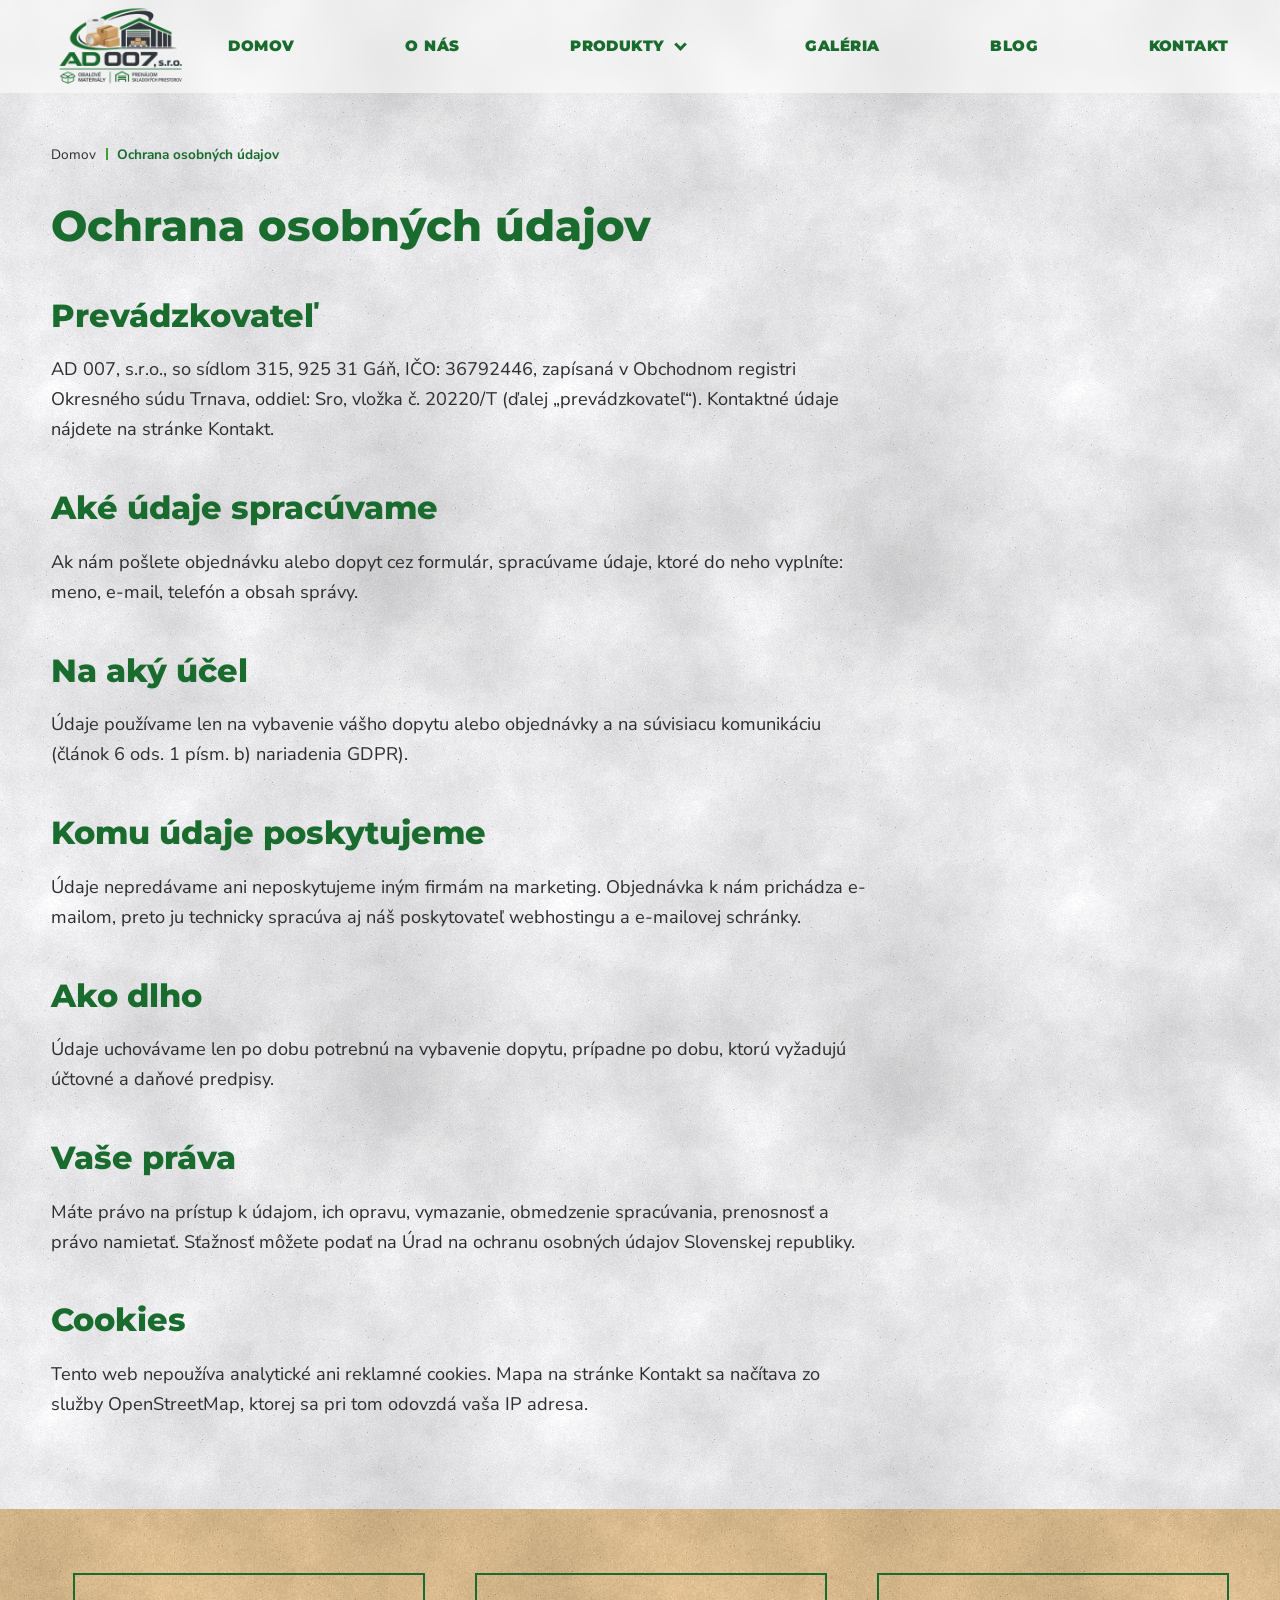
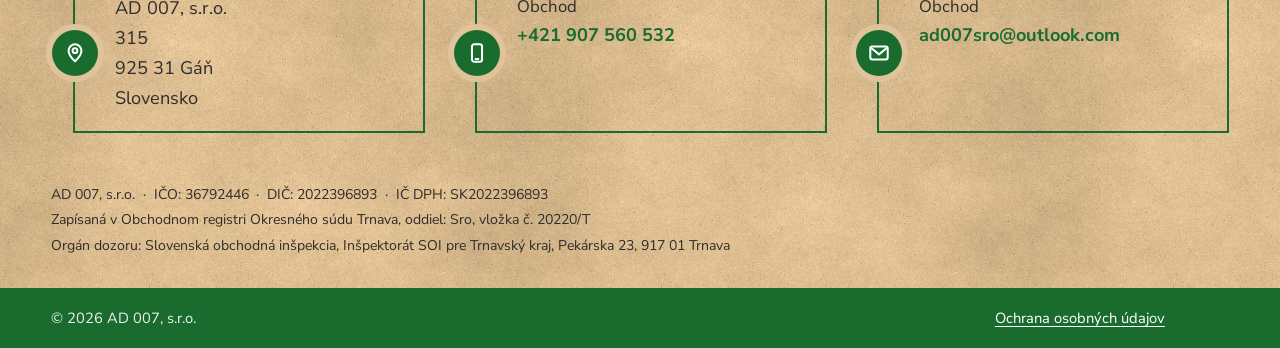
<file: ochrana-osobnych-udajov.html>
<!doctype html>
<html lang="sk" class="no-js" data-frame="ring" data-round="circle" data-cta="pill" data-small="circle" data-card="rounded">
<head>
<meta charset="utf-8">
<meta name="viewport" content="width=device-width, initial-scale=1">
<meta http-equiv="Content-Security-Policy" content="default-src 'self'; script-src 'self' 'sha256-cvlem2Rlcb+inScVb7910PMAU98gRDEfAIUVUKXOWd4='; style-src 'self' 'unsafe-inline'; img-src 'self'; font-src 'self'; frame-src https://www.openstreetmap.org; connect-src 'self'; form-action 'self' mailto:; base-uri 'self'; object-src 'none'">
<title>Ochrana osobných údajov | AD 007, s.r.o.</title>
<meta name="description" content="Informácie o spracúvaní osobných údajov.">
<meta property="og:type" content="website">
<meta property="og:locale" content="sk_SK">
<meta property="og:site_name" content="AD 007, s.r.o.">
<meta property="og:title" content="Ochrana osobných údajov | AD 007, s.r.o.">
<meta property="og:description" content="Informácie o spracúvaní osobných údajov.">
<meta name="theme-color" content="#196c2d">
<link rel="icon" href="assets/img/favicon.svg">
<link rel="stylesheet" href="assets/css/style.css">
<style>:root{--c-dark:#196c2d;--c-main:#439f35;--c-accent:#c1e834;--c-kraft:#dfc39a;--c-text:#2e2d2c;--logo-size:125;--logo-pad:0}</style>
<script>document.documentElement.className="js"</script>
</head>
<body>
<a class="skip-link" href="#obsah">Preskočiť na obsah</a>
<header class="site-header"><div class="wrap header-inner"><a class="logo" href="index.html" title="Úvodná stránka"><img src="media/ad007-logo-196c2d.png" alt="AD 007, s.r.o." width="1200" height="800"></a><nav class="main-nav" id="hlavne-menu" aria-label="Hlavné menu"><ul><li><a href="index.html">Domov</a></li><li><a href="o-nas.html">O nás</a></li><li class="has-sub"><a href="produkty.html">Produkty</a><button class="sub-toggle" type="button" aria-expanded="false" aria-controls="podmenu-produkty"><span class="sr-only">Zobraziť zoznam produktov</span></button><ul class="sub" id="podmenu-produkty"><li><a href="produkt-papierove-dutinky.html">Papierové dutinky</a></li><li><a href="produkt-kartonove-rohy.html">Kartónové rohy</a></li><li><a href="produkt-vodeodolne-dutinky.html">Vodeodolné dutinky</a></li><li><a href="produkt-debnenie-stlpov.html">Debnenie stĺpov</a></li><li><a href="produkt-lepidla.html">Lepidlá</a></li></ul></li><li><a href="galeria.html">Galéria</a></li><li><a href="blog.html">Blog</a></li><li><a href="kontakt.html">Kontakt</a></li></ul></nav><button class="nav-toggle" type="button" aria-expanded="false" aria-controls="hlavne-menu"><span aria-hidden="true"></span><span class="sr-only">Menu</span></button></div></header>
<main id="obsah" tabindex="-1"><div class="wrap page-head"><nav class="crumbs" aria-label="Omrvinková navigácia"><ol><li><a href="index.html">Domov</a></li><li><span aria-current="page">Ochrana osobných údajov</span></li></ol></nav><h1>Ochrana osobných údajov</h1></div><div class="wrap page-body"><div class="rich post-body"><h2>Prevádzkovateľ</h2><p>AD 007, s.r.o., so sídlom 315, 925 31 Gáň, IČO: 36792446, zapísaná v Obchodnom registri Okresného súdu Trnava, oddiel: Sro, vložka č. 20220/T (ďalej „prevádzkovateľ“). Kontaktné údaje nájdete na stránke Kontakt.</p><h2>Aké údaje spracúvame</h2><p>Ak nám pošlete objednávku alebo dopyt cez formulár, spracúvame údaje, ktoré do neho vyplníte: meno, e-mail, telefón a obsah správy.</p><h2>Na aký účel</h2><p>Údaje používame len na vybavenie vášho dopytu alebo objednávky a na súvisiacu komunikáciu (článok 6 ods. 1 písm. b) nariadenia GDPR).</p><h2>Komu údaje poskytujeme</h2><p>Údaje nepredávame ani neposkytujeme iným firmám na marketing. Objednávka k nám prichádza e-mailom, preto ju technicky spracúva aj náš poskytovateľ webhostingu a e-mailovej schránky.</p><h2>Ako dlho</h2><p>Údaje uchovávame len po dobu potrebnú na vybavenie dopytu, prípadne po dobu, ktorú vyžadujú účtovné a daňové predpisy.</p><h2>Vaše práva</h2><p>Máte právo na prístup k údajom, ich opravu, vymazanie, obmedzenie spracúvania, prenosnosť a právo namietať. Sťažnosť môžete podať na Úrad na ochranu osobných údajov Slovenskej republiky.</p><h2>Cookies</h2><p>Tento web nepoužíva analytické ani reklamné cookies. Mapa na stránke Kontakt sa načítava zo služby OpenStreetMap, ktorej sa pri tom odovzdá vaša IP adresa.</p></div></div></main>
<footer class="site-footer"><div class="wrap"><div class="footer-boxes"><div class="fbox"><span class="fbox-icon"><svg viewBox="0 0 24 24" fill="none" stroke="currentColor" stroke-width="2.2" stroke-linecap="round" stroke-linejoin="round" aria-hidden="true"><path d="M12 21s-7-6.2-7-11.5A7 7 0 0 1 19 9.5C19 14.8 12 21 12 21z"/><circle cx="12" cy="9.5" r="2.6"/></svg></span><p><span>AD 007, s.r.o.</span><br><span>315</span><br><span>925 31</span> <span>Gáň</span><br><span>Slovensko</span></p></div><div class="fbox"><span class="fbox-icon"><svg viewBox="0 0 24 24" fill="none" stroke="currentColor" stroke-width="2.2" stroke-linecap="round" stroke-linejoin="round" aria-hidden="true"><rect x="6.5" y="2.5" width="11" height="19" rx="2.5"/><path d="M10.5 18.5h3"/></svg></span><p><span class="lbl">Obchod</span><a href="tel:+421907560532"><span>+421 907 560 532</span></a></p></div><div class="fbox"><span class="fbox-icon"><svg viewBox="0 0 24 24" fill="none" stroke="currentColor" stroke-width="2.2" stroke-linecap="round" stroke-linejoin="round" aria-hidden="true"><rect x="2.5" y="5" width="19" height="14" rx="2"/><path d="m3.5 6.5 8.5 7 8.5-7"/></svg></span><p><span class="lbl">Obchod</span><a href="mailto:ad007sro@outlook.com"><span>ad007sro@outlook.com</span></a></p></div></div><div class="footer-legal"><p>AD 007, s.r.o.<span>IČO: 36792446</span><span>DIČ: 2022396893</span><span>IČ DPH: SK2022396893</span></p><p>Zapísaná v Obchodnom registri Okresného súdu Trnava, oddiel: Sro, vložka č. 20220/T</p><p>Orgán dozoru: Slovenská obchodná inšpekcia, Inšpektorát SOI pre Trnavský kraj, Pekárska 23, 917 01 Trnava</p></div></div><div class="footer-bar"><div class="wrap"><span>© 2026 AD 007, s.r.o.</span><a href="ochrana-osobnych-udajov.html">Ochrana osobných údajov</a></div></div></footer>
<a class="to-top" href="#" aria-label="Späť na začiatok stránky"><svg viewBox="0 0 24 24" fill="none" stroke="currentColor" stroke-width="2.2" stroke-linecap="round" stroke-linejoin="round" aria-hidden="true"><path d="M12 19V5M6 11l6-6 6 6"/></svg></a>
<script src="assets/js/site.js" defer></script>
</body>
</html>
</file>
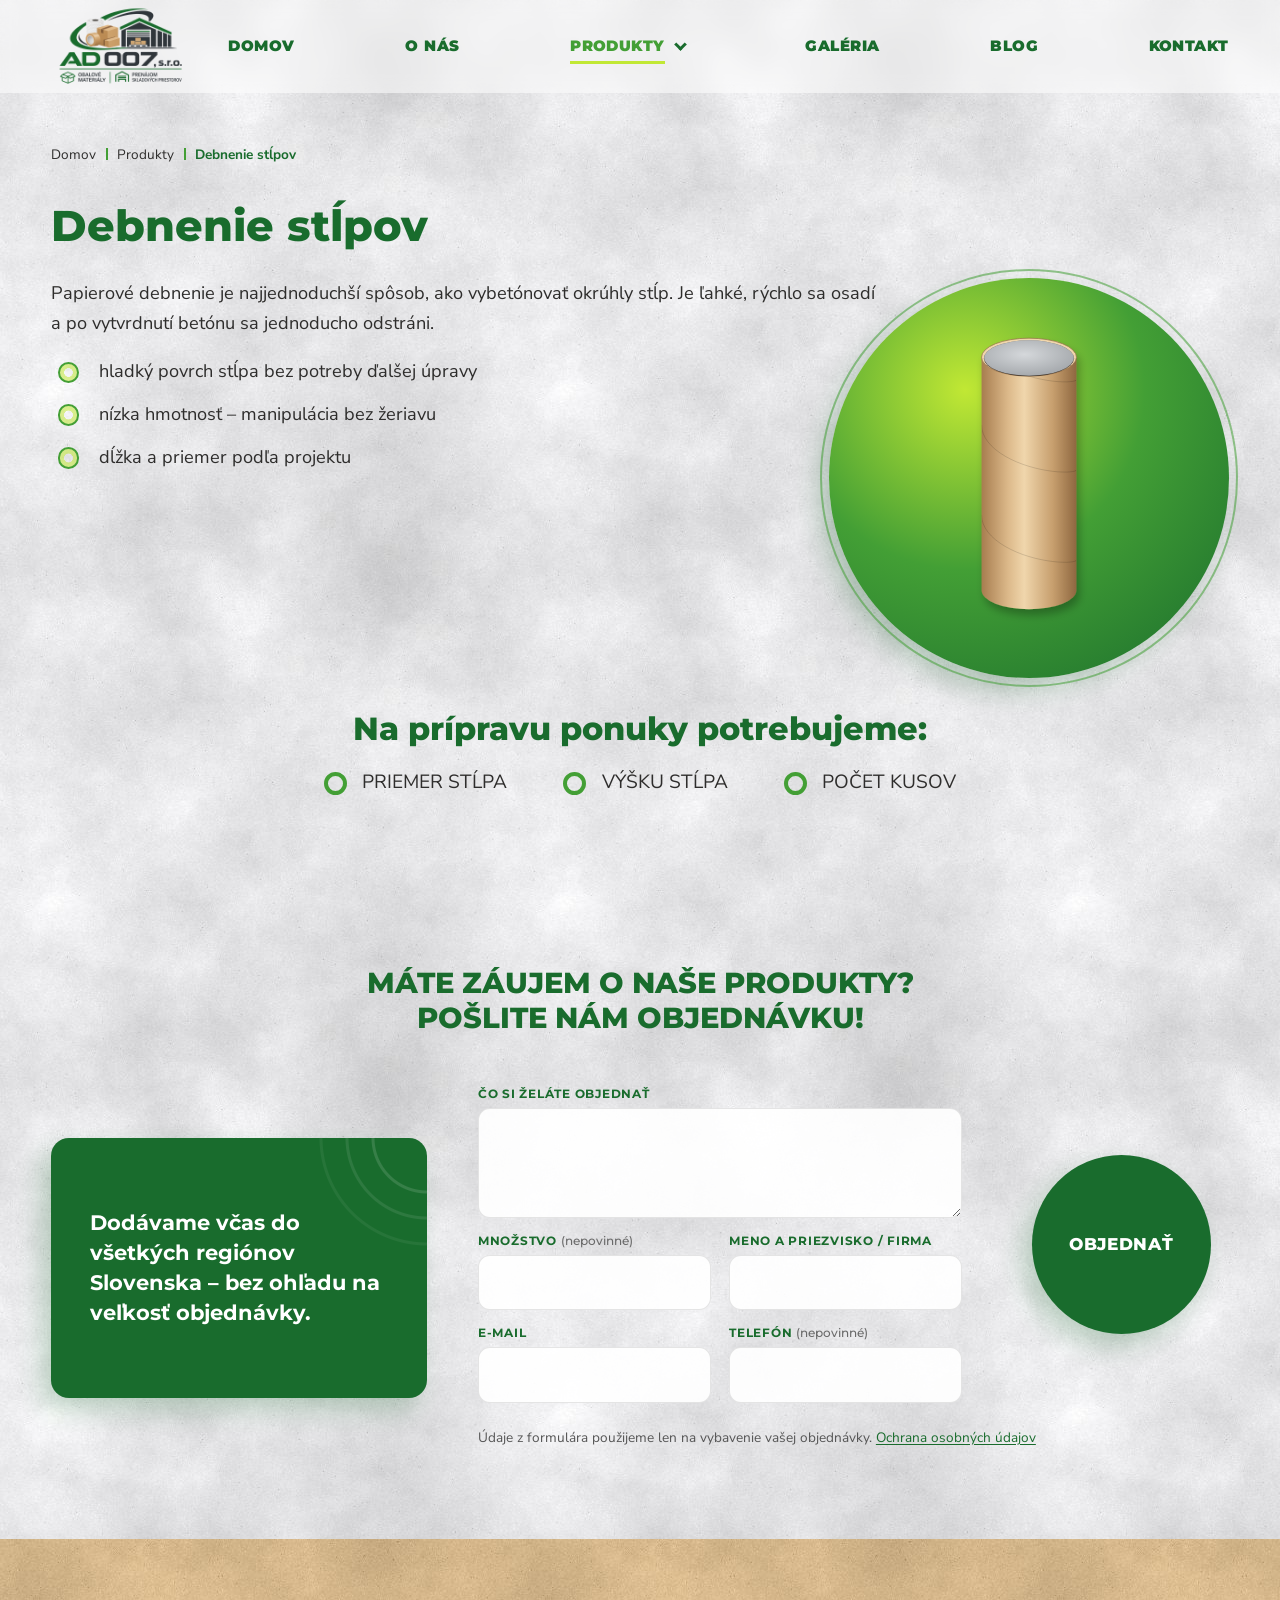
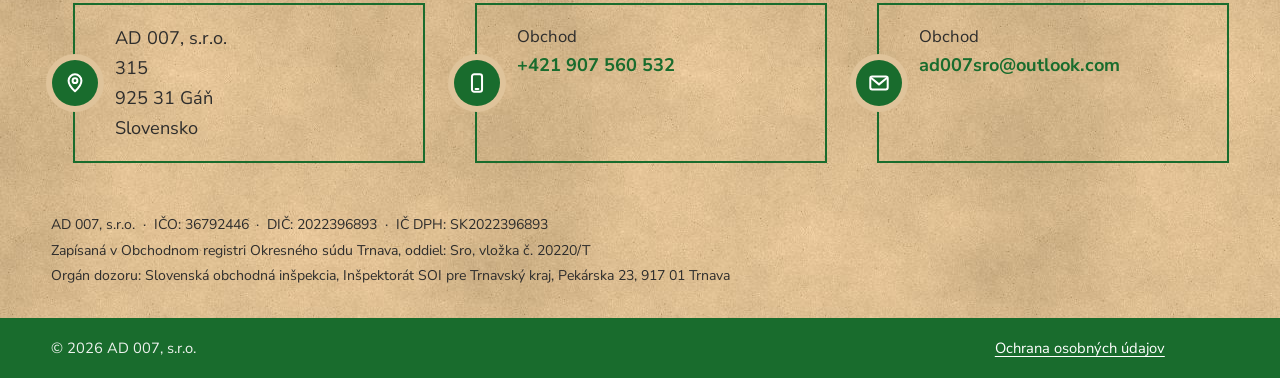
<file: produkt-debnenie-stlpov.html>
<!doctype html>
<html lang="sk" class="no-js" data-frame="ring" data-round="circle" data-cta="pill" data-small="circle" data-card="rounded">
<head>
<meta charset="utf-8">
<meta name="viewport" content="width=device-width, initial-scale=1">
<meta http-equiv="Content-Security-Policy" content="default-src 'self'; script-src 'self' 'sha256-cvlem2Rlcb+inScVb7910PMAU98gRDEfAIUVUKXOWd4='; style-src 'self' 'unsafe-inline'; img-src 'self'; font-src 'self'; frame-src https://www.openstreetmap.org; connect-src 'self'; form-action 'self' mailto:; base-uri 'self'; object-src 'none'">
<title>Debnenie stĺpov | AD 007, s.r.o.</title>
<meta name="description" content="Papierové debnenie na betónové stĺpy kruhového prierezu.">
<meta property="og:type" content="website">
<meta property="og:locale" content="sk_SK">
<meta property="og:site_name" content="AD 007, s.r.o.">
<meta property="og:title" content="Debnenie stĺpov | AD 007, s.r.o.">
<meta property="og:description" content="Papierové debnenie na betónové stĺpy kruhového prierezu.">
<meta name="theme-color" content="#196c2d">
<link rel="icon" href="assets/img/favicon.svg">
<link rel="stylesheet" href="assets/css/style.css">
<style>:root{--c-dark:#196c2d;--c-main:#439f35;--c-accent:#c1e834;--c-kraft:#dfc39a;--c-text:#2e2d2c;--logo-size:125;--logo-pad:0}</style>
<script>document.documentElement.className="js"</script>
</head>
<body>
<a class="skip-link" href="#obsah">Preskočiť na obsah</a>
<header class="site-header"><div class="wrap header-inner"><a class="logo" href="index.html" title="Úvodná stránka"><img src="media/ad007-logo-196c2d.png" alt="AD 007, s.r.o." width="1200" height="800"></a><nav class="main-nav" id="hlavne-menu" aria-label="Hlavné menu"><ul><li><a href="index.html">Domov</a></li><li><a href="o-nas.html">O nás</a></li><li class="has-sub"><a href="produkty.html" aria-current="page">Produkty</a><button class="sub-toggle" type="button" aria-expanded="false" aria-controls="podmenu-produkty"><span class="sr-only">Zobraziť zoznam produktov</span></button><ul class="sub" id="podmenu-produkty"><li><a href="produkt-papierove-dutinky.html">Papierové dutinky</a></li><li><a href="produkt-kartonove-rohy.html">Kartónové rohy</a></li><li><a href="produkt-vodeodolne-dutinky.html">Vodeodolné dutinky</a></li><li><a href="produkt-debnenie-stlpov.html" aria-current="page">Debnenie stĺpov</a></li><li><a href="produkt-lepidla.html">Lepidlá</a></li></ul></li><li><a href="galeria.html">Galéria</a></li><li><a href="blog.html">Blog</a></li><li><a href="kontakt.html">Kontakt</a></li></ul></nav><button class="nav-toggle" type="button" aria-expanded="false" aria-controls="hlavne-menu"><span aria-hidden="true"></span><span class="sr-only">Menu</span></button></div></header>
<main id="obsah" tabindex="-1"><div class="wrap page-head"><nav class="crumbs" aria-label="Omrvinková navigácia"><ol><li><a href="index.html">Domov</a></li><li><a href="produkty.html">Produkty</a></li><li><span aria-current="page">Debnenie stĺpov</span></li></ol></nav><h1>Debnenie stĺpov</h1></div><div class="wrap page-body"><div class="product-img"><div class="frame"><img src="assets/img/produkt-debnenie.svg" alt="Debnenie stĺpov" width="640" height="760"></div></div><div class="block block-text rich"><p>Papierové debnenie je najjednoduchší spôsob, ako vybetónovať okrúhly stĺp. Je ľahké, rýchlo sa osadí a po vytvrdnutí betónu sa jednoducho odstráni.</p><ul><li>hladký povrch stĺpa bez potreby ďalšej úpravy</li><li>nízka hmotnosť – manipulácia bez žeriavu</li><li>dĺžka a priemer podľa projektu</li></ul></div><section class="block"><h2>Na prípravu ponuky potrebujeme:</h2><ul class="checklist"><li>priemer stĺpa</li><li>výšku stĺpa</li><li>počet kusov</li></ul></section><div style="clear:both"></div></div><section class="order" id="objednavka" aria-labelledby="objednavka-nadpis"><div class="wrap"><h2 class="order-title" id="objednavka-nadpis">Máte záujem o naše produkty? Pošlite nám objednávku!</h2><div class="order-grid"><p class="order-note">Dodávame včas do všetkých regiónov Slovenska – bez ohľadu na veľkosť objednávky.</p><form class="order-form" action="mailto:ad007sro@outlook.com" method="post" enctype="text/plain" data-mode="mailto" data-to="ad007sro@outlook.com" data-subject="Objednávka z webu" data-l-order="Čo si želáte objednať" data-l-qty="Množstvo" data-l-name="Meno a priezvisko / firma" data-l-email="E-mail" data-l-phone="Telefón" data-ok-msg="Ďakujeme! Vašu objednávku sme prijali a čoskoro sa vám ozveme." data-err-msg="Objednávku sa nepodarilo odoslať. Skúste to prosím znova alebo nám zavolajte." data-mailto-msg="Otvára sa váš e-mailový program s pripravenou objednávkou – stačí ju odoslať."><div class="fields"><div class="field wide"><label for="f-objednavka"><span>Čo si želáte objednať</span></label><textarea id="f-objednavka" name="objednavka" rows="3" required maxlength="4000"></textarea></div><div class="field"><label for="f-mnozstvo"><span>Množstvo</span> <span class="opt">(nepovinné)</span></label><input id="f-mnozstvo" name="mnozstvo" maxlength="200"></div><div class="field"><label for="f-meno"><span>Meno a priezvisko / firma</span></label><input id="f-meno" name="meno" required maxlength="200" autocomplete="name"></div><div class="field"><label for="f-email"><span>E-mail</span></label><input id="f-email" type="email" name="email" required maxlength="200" autocomplete="email"></div><div class="field"><label for="f-telefon"><span>Telefón</span> <span class="opt">(nepovinné)</span></label><input id="f-telefon" type="tel" name="telefon" maxlength="50" autocomplete="tel"></div><div class="hp" aria-hidden="true"><label>Toto pole nevypĺňajte <input name="web" tabindex="-1" autocomplete="off"></label></div><input type="hidden" name="spat" value="produkt-debnenie-stlpov.html"></div><div class="order-actions"><button type="submit" class="round-btn pulse"><span>Objednať</span></button></div><p class="form-note"><span>Údaje z formulára použijeme len na vybavenie vašej objednávky.</span> <a href="ochrana-osobnych-udajov.html">Ochrana osobných údajov</a></p><p class="form-status" role="status" aria-live="polite"></p><p class="form-msg ok" id="odoslane">Ďakujeme! Vašu objednávku sme prijali a čoskoro sa vám ozveme.</p><p class="form-msg err" id="chyba">Objednávku sa nepodarilo odoslať. Skúste to prosím znova alebo nám zavolajte.</p></form></div></div></section></main>
<footer class="site-footer"><div class="wrap"><div class="footer-boxes"><div class="fbox"><span class="fbox-icon"><svg viewBox="0 0 24 24" fill="none" stroke="currentColor" stroke-width="2.2" stroke-linecap="round" stroke-linejoin="round" aria-hidden="true"><path d="M12 21s-7-6.2-7-11.5A7 7 0 0 1 19 9.5C19 14.8 12 21 12 21z"/><circle cx="12" cy="9.5" r="2.6"/></svg></span><p><span>AD 007, s.r.o.</span><br><span>315</span><br><span>925 31</span> <span>Gáň</span><br><span>Slovensko</span></p></div><div class="fbox"><span class="fbox-icon"><svg viewBox="0 0 24 24" fill="none" stroke="currentColor" stroke-width="2.2" stroke-linecap="round" stroke-linejoin="round" aria-hidden="true"><rect x="6.5" y="2.5" width="11" height="19" rx="2.5"/><path d="M10.5 18.5h3"/></svg></span><p><span class="lbl">Obchod</span><a href="tel:+421907560532"><span>+421 907 560 532</span></a></p></div><div class="fbox"><span class="fbox-icon"><svg viewBox="0 0 24 24" fill="none" stroke="currentColor" stroke-width="2.2" stroke-linecap="round" stroke-linejoin="round" aria-hidden="true"><rect x="2.5" y="5" width="19" height="14" rx="2"/><path d="m3.5 6.5 8.5 7 8.5-7"/></svg></span><p><span class="lbl">Obchod</span><a href="mailto:ad007sro@outlook.com"><span>ad007sro@outlook.com</span></a></p></div></div><div class="footer-legal"><p>AD 007, s.r.o.<span>IČO: 36792446</span><span>DIČ: 2022396893</span><span>IČ DPH: SK2022396893</span></p><p>Zapísaná v Obchodnom registri Okresného súdu Trnava, oddiel: Sro, vložka č. 20220/T</p><p>Orgán dozoru: Slovenská obchodná inšpekcia, Inšpektorát SOI pre Trnavský kraj, Pekárska 23, 917 01 Trnava</p></div></div><div class="footer-bar"><div class="wrap"><span>© 2026 AD 007, s.r.o.</span><a href="ochrana-osobnych-udajov.html">Ochrana osobných údajov</a></div></div></footer>
<a class="to-top" href="#" aria-label="Späť na začiatok stránky"><svg viewBox="0 0 24 24" fill="none" stroke="currentColor" stroke-width="2.2" stroke-linecap="round" stroke-linejoin="round" aria-hidden="true"><path d="M12 19V5M6 11l6-6 6 6"/></svg></a>
<script src="assets/js/site.js" defer></script>
</body>
</html>
</file>
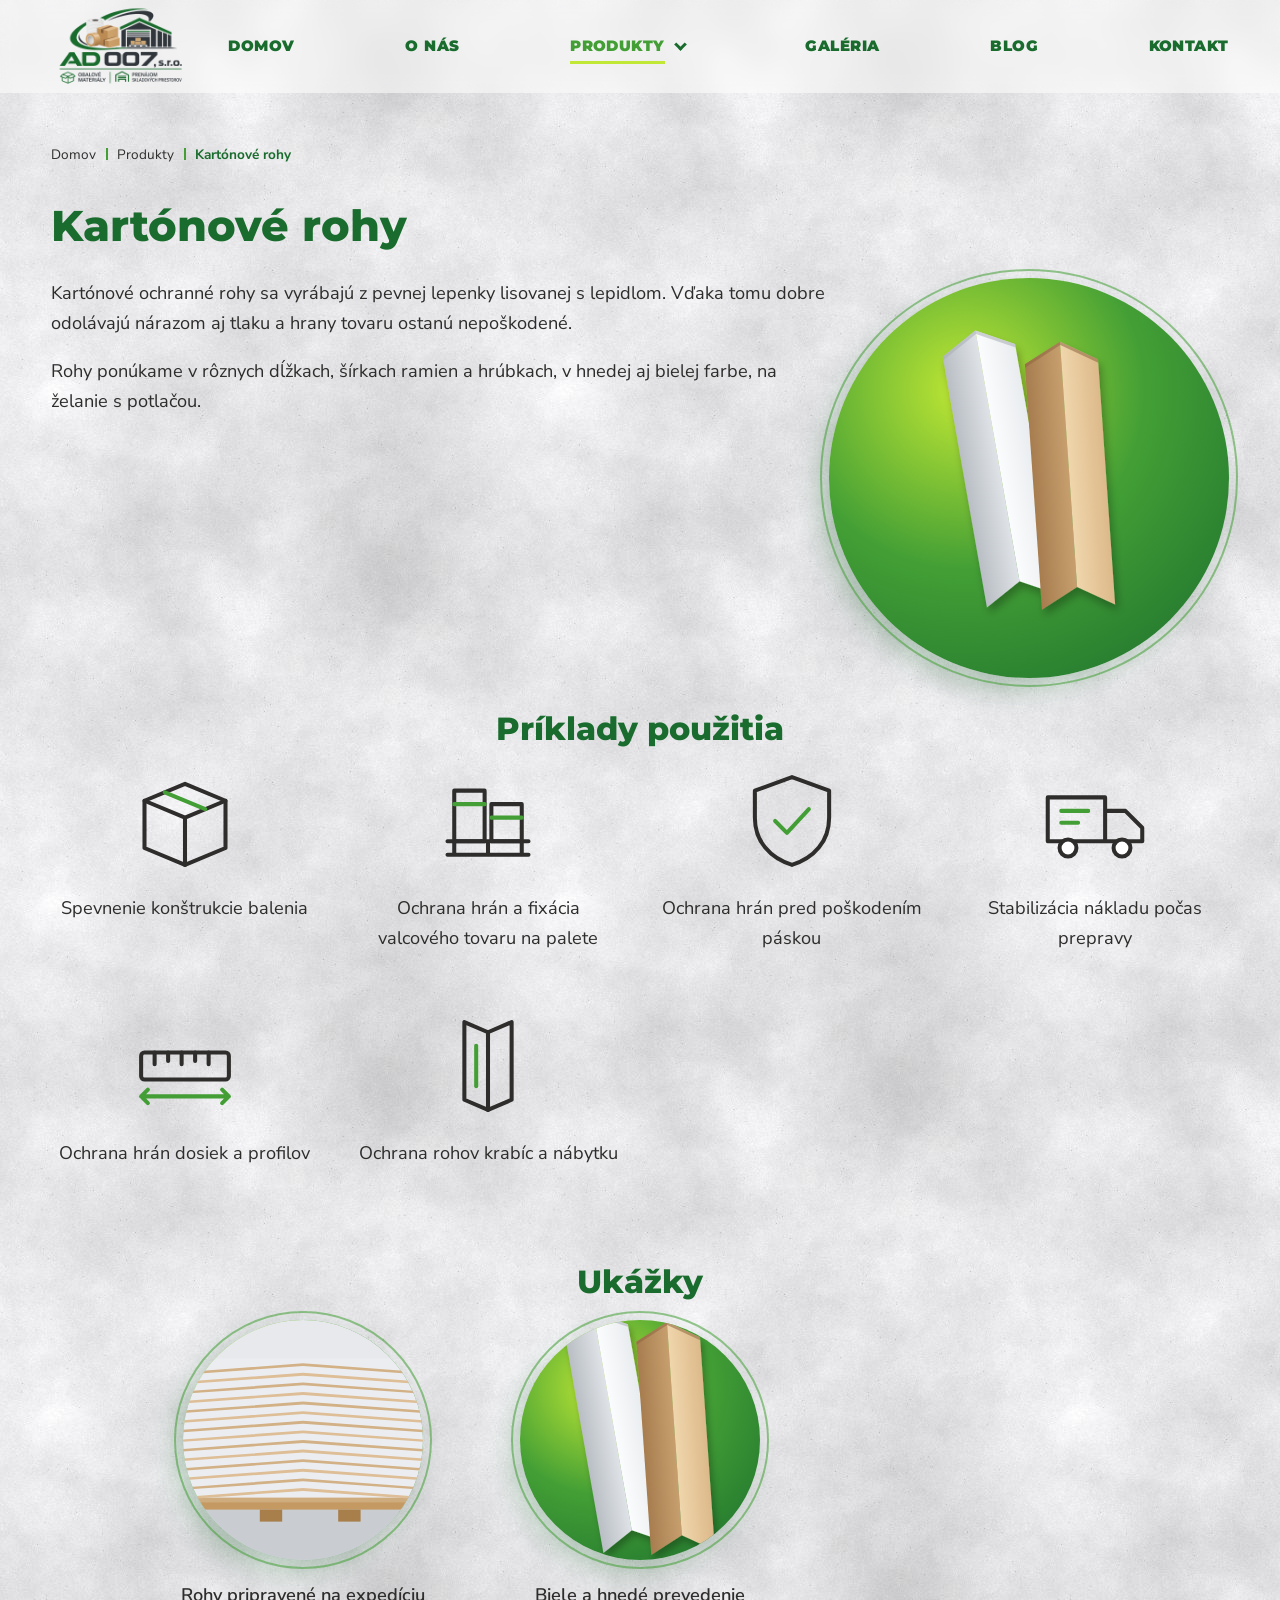
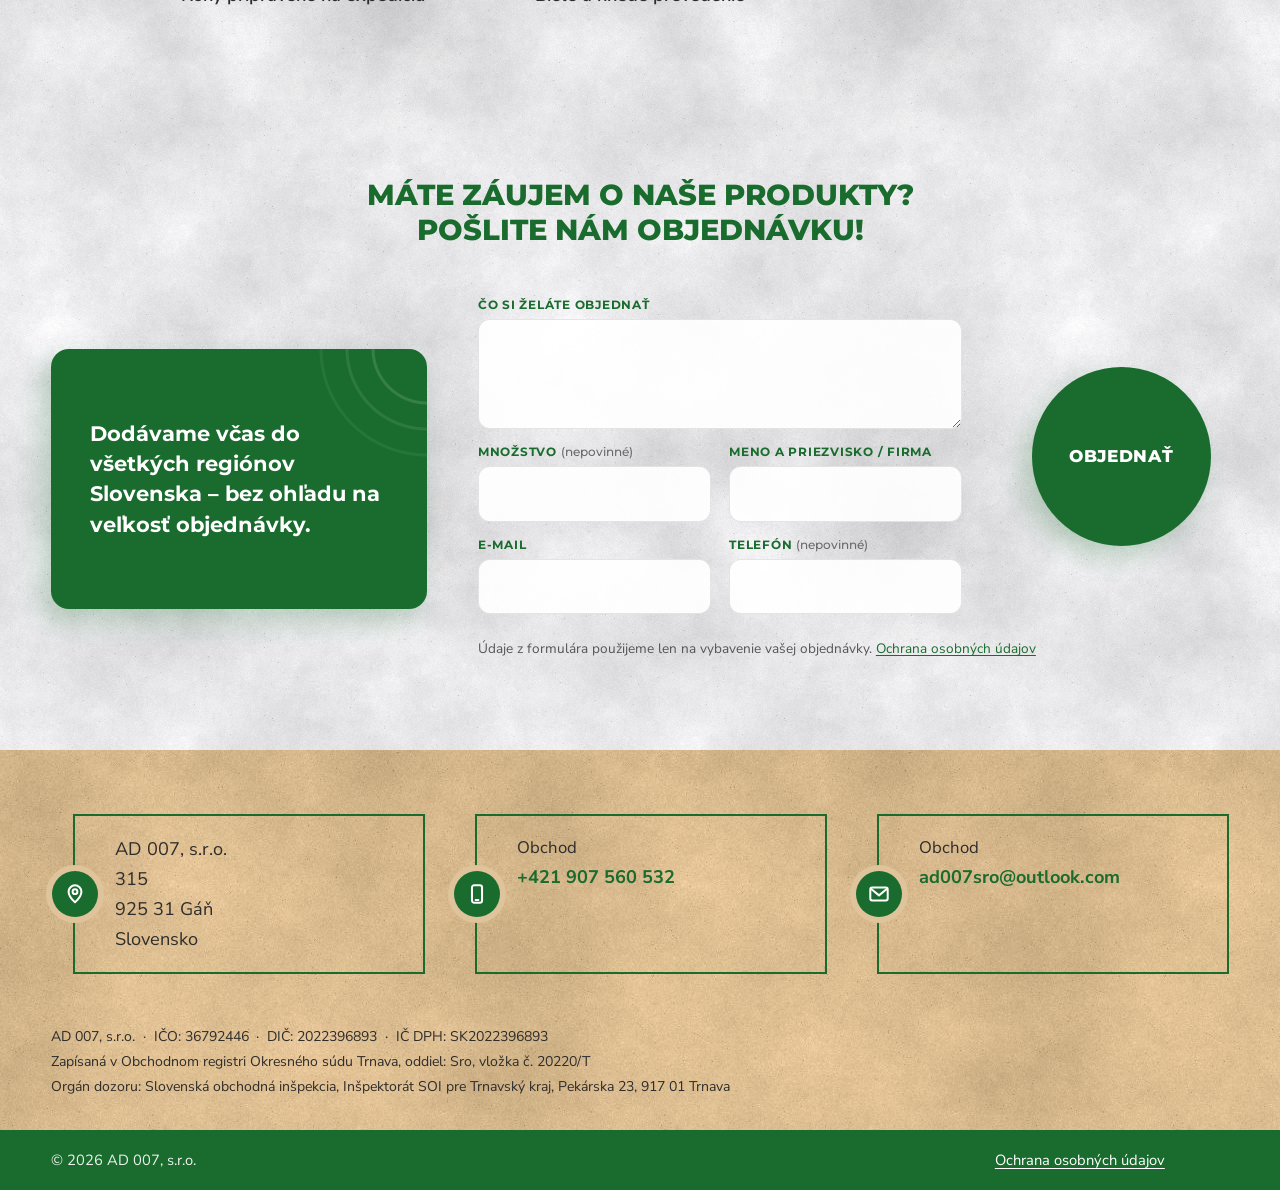
<file: produkt-kartonove-rohy.html>
<!doctype html>
<html lang="sk" class="no-js" data-frame="ring" data-round="circle" data-cta="pill" data-small="circle" data-card="rounded">
<head>
<meta charset="utf-8">
<meta name="viewport" content="width=device-width, initial-scale=1">
<meta http-equiv="Content-Security-Policy" content="default-src 'self'; script-src 'self' 'sha256-cvlem2Rlcb+inScVb7910PMAU98gRDEfAIUVUKXOWd4='; style-src 'self' 'unsafe-inline'; img-src 'self'; font-src 'self'; frame-src https://www.openstreetmap.org; connect-src 'self'; form-action 'self' mailto:; base-uri 'self'; object-src 'none'">
<title>Kartónové rohy | AD 007, s.r.o.</title>
<meta name="description" content="Kartónové ochranné rohy (hranové chrániče) na ochranu a stabilizáciu paletového tovaru.">
<meta property="og:type" content="website">
<meta property="og:locale" content="sk_SK">
<meta property="og:site_name" content="AD 007, s.r.o.">
<meta property="og:title" content="Kartónové rohy | AD 007, s.r.o.">
<meta property="og:description" content="Kartónové ochranné rohy (hranové chrániče) na ochranu a stabilizáciu paletového tovaru.">
<meta name="theme-color" content="#196c2d">
<link rel="icon" href="assets/img/favicon.svg">
<link rel="stylesheet" href="assets/css/style.css">
<style>:root{--c-dark:#196c2d;--c-main:#439f35;--c-accent:#c1e834;--c-kraft:#dfc39a;--c-text:#2e2d2c;--logo-size:125;--logo-pad:0}</style>
<script>document.documentElement.className="js"</script>
</head>
<body>
<a class="skip-link" href="#obsah">Preskočiť na obsah</a>
<header class="site-header"><div class="wrap header-inner"><a class="logo" href="index.html" title="Úvodná stránka"><img src="media/ad007-logo-196c2d.png" alt="AD 007, s.r.o." width="1200" height="800"></a><nav class="main-nav" id="hlavne-menu" aria-label="Hlavné menu"><ul><li><a href="index.html">Domov</a></li><li><a href="o-nas.html">O nás</a></li><li class="has-sub"><a href="produkty.html" aria-current="page">Produkty</a><button class="sub-toggle" type="button" aria-expanded="false" aria-controls="podmenu-produkty"><span class="sr-only">Zobraziť zoznam produktov</span></button><ul class="sub" id="podmenu-produkty"><li><a href="produkt-papierove-dutinky.html">Papierové dutinky</a></li><li><a href="produkt-kartonove-rohy.html" aria-current="page">Kartónové rohy</a></li><li><a href="produkt-vodeodolne-dutinky.html">Vodeodolné dutinky</a></li><li><a href="produkt-debnenie-stlpov.html">Debnenie stĺpov</a></li><li><a href="produkt-lepidla.html">Lepidlá</a></li></ul></li><li><a href="galeria.html">Galéria</a></li><li><a href="blog.html">Blog</a></li><li><a href="kontakt.html">Kontakt</a></li></ul></nav><button class="nav-toggle" type="button" aria-expanded="false" aria-controls="hlavne-menu"><span aria-hidden="true"></span><span class="sr-only">Menu</span></button></div></header>
<main id="obsah" tabindex="-1"><div class="wrap page-head"><nav class="crumbs" aria-label="Omrvinková navigácia"><ol><li><a href="index.html">Domov</a></li><li><a href="produkty.html">Produkty</a></li><li><span aria-current="page">Kartónové rohy</span></li></ol></nav><h1>Kartónové rohy</h1></div><div class="wrap page-body"><div class="product-img"><div class="frame"><img src="assets/img/produkt-rohy.svg" alt="Kartónové rohy" width="640" height="760"></div></div><div class="block block-text rich"><p>Kartónové ochranné rohy sa vyrábajú z pevnej lepenky lisovanej s lepidlom. Vďaka tomu dobre odolávajú nárazom aj tlaku a hrany tovaru ostanú nepoškodené.</p><p>Rohy ponúkame v rôznych dĺžkach, šírkach ramien a hrúbkach, v hnedej aj bielej farbe, na želanie s potlačou.</p></div><section class="block"><h2>Príklady použitia</h2><div class="features"><div><svg viewBox="0 0 64 64" fill="none" stroke="currentColor" stroke-width="2.4" stroke-linecap="round" stroke-linejoin="round" aria-hidden="true"><path d="M8 20 32 10l24 10v28L32 58 8 48z"/><path d="M8 20l24 10 24-10M32 30v28"/><path class="acc" d="M20 15l24 10"/></svg><p>Spevnenie konštrukcie balenia</p></div><div><svg viewBox="0 0 64 64" fill="none" stroke="currentColor" stroke-width="2.4" stroke-linecap="round" stroke-linejoin="round" aria-hidden="true"><path d="M8 44h48M8 52h48M12 44v8M32 44v8M52 44v8"/><rect x="12" y="14" width="18" height="30"/><rect x="34" y="22" width="18" height="22"/><path class="acc" d="M12 22h18M34 30h18"/></svg><p>Ochrana hrán a fixácia valcového tovaru na palete</p></div><div><svg viewBox="0 0 64 64" fill="none" stroke="currentColor" stroke-width="2.4" stroke-linecap="round" stroke-linejoin="round" aria-hidden="true"><path d="M32 6 54 14v16c0 14-9 24-22 28C19 54 10 44 10 30V14z"/><path class="acc" d="M22 32l7 7 13-14"/></svg><p>Ochrana hrán pred poškodením páskou</p></div><div><svg viewBox="0 0 64 64" fill="none" stroke="currentColor" stroke-width="2.4" stroke-linecap="round" stroke-linejoin="round" aria-hidden="true"><path d="M4 18h34v26H4zM38 26h12l10 10v8H38z"/><circle cx="16" cy="48" r="5" fill="#fff"/><circle cx="48" cy="48" r="5" fill="#fff"/><path class="acc" d="M12 26h16M12 33h10"/></svg><p>Stabilizácia nákladu počas prepravy</p></div><div><svg viewBox="0 0 64 64" fill="none" stroke="currentColor" stroke-width="2.4" stroke-linecap="round" stroke-linejoin="round" aria-hidden="true"><rect x="6" y="24" width="52" height="16" rx="2"/><path d="M14 24v7M22 24v5M30 24v7M38 24v5M46 24v7"/><path class="acc" d="M6 50h52M10 46l-4 4 4 4M54 46l4 4-4 4"/></svg><p>Ochrana hrán dosiek a profilov</p></div><div><svg viewBox="0 0 64 64" fill="none" stroke="currentColor" stroke-width="2.4" stroke-linecap="round" stroke-linejoin="round" aria-hidden="true"><path d="M18 6v46l14 6V12z"/><path d="M32 12l14-6v46l-14 6"/><path class="acc" d="M25 20v24"/></svg><p>Ochrana rohov krabíc a nábytku</p></div></div></section><section class="block"><h2>Ukážky</h2><div class="pics"><figure><a href="assets/img/foto-paleta.svg" data-lightbox="products.1.blocks.2" data-full="assets/img/foto-paleta.svg" data-caption="Rohy pripravené na expedíciu"><div class="frame is-cover"><img src="assets/img/foto-paleta.svg" alt="Rohy pripravené na expedíciu" width="800" height="600" loading="lazy"></div></a><figcaption>Rohy pripravené na expedíciu</figcaption></figure><figure><a href="assets/img/produkt-rohy.svg" data-lightbox="products.1.blocks.2" data-full="assets/img/produkt-rohy.svg" data-caption="Biele a hnedé prevedenie"><div class="frame is-cover"><img src="assets/img/produkt-rohy.svg" alt="Biele a hnedé prevedenie" width="640" height="760" loading="lazy"></div></a><figcaption>Biele a hnedé prevedenie</figcaption></figure></div></section><div style="clear:both"></div></div><section class="order" id="objednavka" aria-labelledby="objednavka-nadpis"><div class="wrap"><h2 class="order-title" id="objednavka-nadpis">Máte záujem o naše produkty? Pošlite nám objednávku!</h2><div class="order-grid"><p class="order-note">Dodávame včas do všetkých regiónov Slovenska – bez ohľadu na veľkosť objednávky.</p><form class="order-form" action="mailto:ad007sro@outlook.com" method="post" enctype="text/plain" data-mode="mailto" data-to="ad007sro@outlook.com" data-subject="Objednávka z webu" data-l-order="Čo si želáte objednať" data-l-qty="Množstvo" data-l-name="Meno a priezvisko / firma" data-l-email="E-mail" data-l-phone="Telefón" data-ok-msg="Ďakujeme! Vašu objednávku sme prijali a čoskoro sa vám ozveme." data-err-msg="Objednávku sa nepodarilo odoslať. Skúste to prosím znova alebo nám zavolajte." data-mailto-msg="Otvára sa váš e-mailový program s pripravenou objednávkou – stačí ju odoslať."><div class="fields"><div class="field wide"><label for="f-objednavka"><span>Čo si želáte objednať</span></label><textarea id="f-objednavka" name="objednavka" rows="3" required maxlength="4000"></textarea></div><div class="field"><label for="f-mnozstvo"><span>Množstvo</span> <span class="opt">(nepovinné)</span></label><input id="f-mnozstvo" name="mnozstvo" maxlength="200"></div><div class="field"><label for="f-meno"><span>Meno a priezvisko / firma</span></label><input id="f-meno" name="meno" required maxlength="200" autocomplete="name"></div><div class="field"><label for="f-email"><span>E-mail</span></label><input id="f-email" type="email" name="email" required maxlength="200" autocomplete="email"></div><div class="field"><label for="f-telefon"><span>Telefón</span> <span class="opt">(nepovinné)</span></label><input id="f-telefon" type="tel" name="telefon" maxlength="50" autocomplete="tel"></div><div class="hp" aria-hidden="true"><label>Toto pole nevypĺňajte <input name="web" tabindex="-1" autocomplete="off"></label></div><input type="hidden" name="spat" value="produkt-kartonove-rohy.html"></div><div class="order-actions"><button type="submit" class="round-btn pulse"><span>Objednať</span></button></div><p class="form-note"><span>Údaje z formulára použijeme len na vybavenie vašej objednávky.</span> <a href="ochrana-osobnych-udajov.html">Ochrana osobných údajov</a></p><p class="form-status" role="status" aria-live="polite"></p><p class="form-msg ok" id="odoslane">Ďakujeme! Vašu objednávku sme prijali a čoskoro sa vám ozveme.</p><p class="form-msg err" id="chyba">Objednávku sa nepodarilo odoslať. Skúste to prosím znova alebo nám zavolajte.</p></form></div></div></section></main>
<footer class="site-footer"><div class="wrap"><div class="footer-boxes"><div class="fbox"><span class="fbox-icon"><svg viewBox="0 0 24 24" fill="none" stroke="currentColor" stroke-width="2.2" stroke-linecap="round" stroke-linejoin="round" aria-hidden="true"><path d="M12 21s-7-6.2-7-11.5A7 7 0 0 1 19 9.5C19 14.8 12 21 12 21z"/><circle cx="12" cy="9.5" r="2.6"/></svg></span><p><span>AD 007, s.r.o.</span><br><span>315</span><br><span>925 31</span> <span>Gáň</span><br><span>Slovensko</span></p></div><div class="fbox"><span class="fbox-icon"><svg viewBox="0 0 24 24" fill="none" stroke="currentColor" stroke-width="2.2" stroke-linecap="round" stroke-linejoin="round" aria-hidden="true"><rect x="6.5" y="2.5" width="11" height="19" rx="2.5"/><path d="M10.5 18.5h3"/></svg></span><p><span class="lbl">Obchod</span><a href="tel:+421907560532"><span>+421 907 560 532</span></a></p></div><div class="fbox"><span class="fbox-icon"><svg viewBox="0 0 24 24" fill="none" stroke="currentColor" stroke-width="2.2" stroke-linecap="round" stroke-linejoin="round" aria-hidden="true"><rect x="2.5" y="5" width="19" height="14" rx="2"/><path d="m3.5 6.5 8.5 7 8.5-7"/></svg></span><p><span class="lbl">Obchod</span><a href="mailto:ad007sro@outlook.com"><span>ad007sro@outlook.com</span></a></p></div></div><div class="footer-legal"><p>AD 007, s.r.o.<span>IČO: 36792446</span><span>DIČ: 2022396893</span><span>IČ DPH: SK2022396893</span></p><p>Zapísaná v Obchodnom registri Okresného súdu Trnava, oddiel: Sro, vložka č. 20220/T</p><p>Orgán dozoru: Slovenská obchodná inšpekcia, Inšpektorát SOI pre Trnavský kraj, Pekárska 23, 917 01 Trnava</p></div></div><div class="footer-bar"><div class="wrap"><span>© 2026 AD 007, s.r.o.</span><a href="ochrana-osobnych-udajov.html">Ochrana osobných údajov</a></div></div></footer>
<a class="to-top" href="#" aria-label="Späť na začiatok stránky"><svg viewBox="0 0 24 24" fill="none" stroke="currentColor" stroke-width="2.2" stroke-linecap="round" stroke-linejoin="round" aria-hidden="true"><path d="M12 19V5M6 11l6-6 6 6"/></svg></a>
<script src="assets/js/site.js" defer></script>
</body>
</html>
</file>
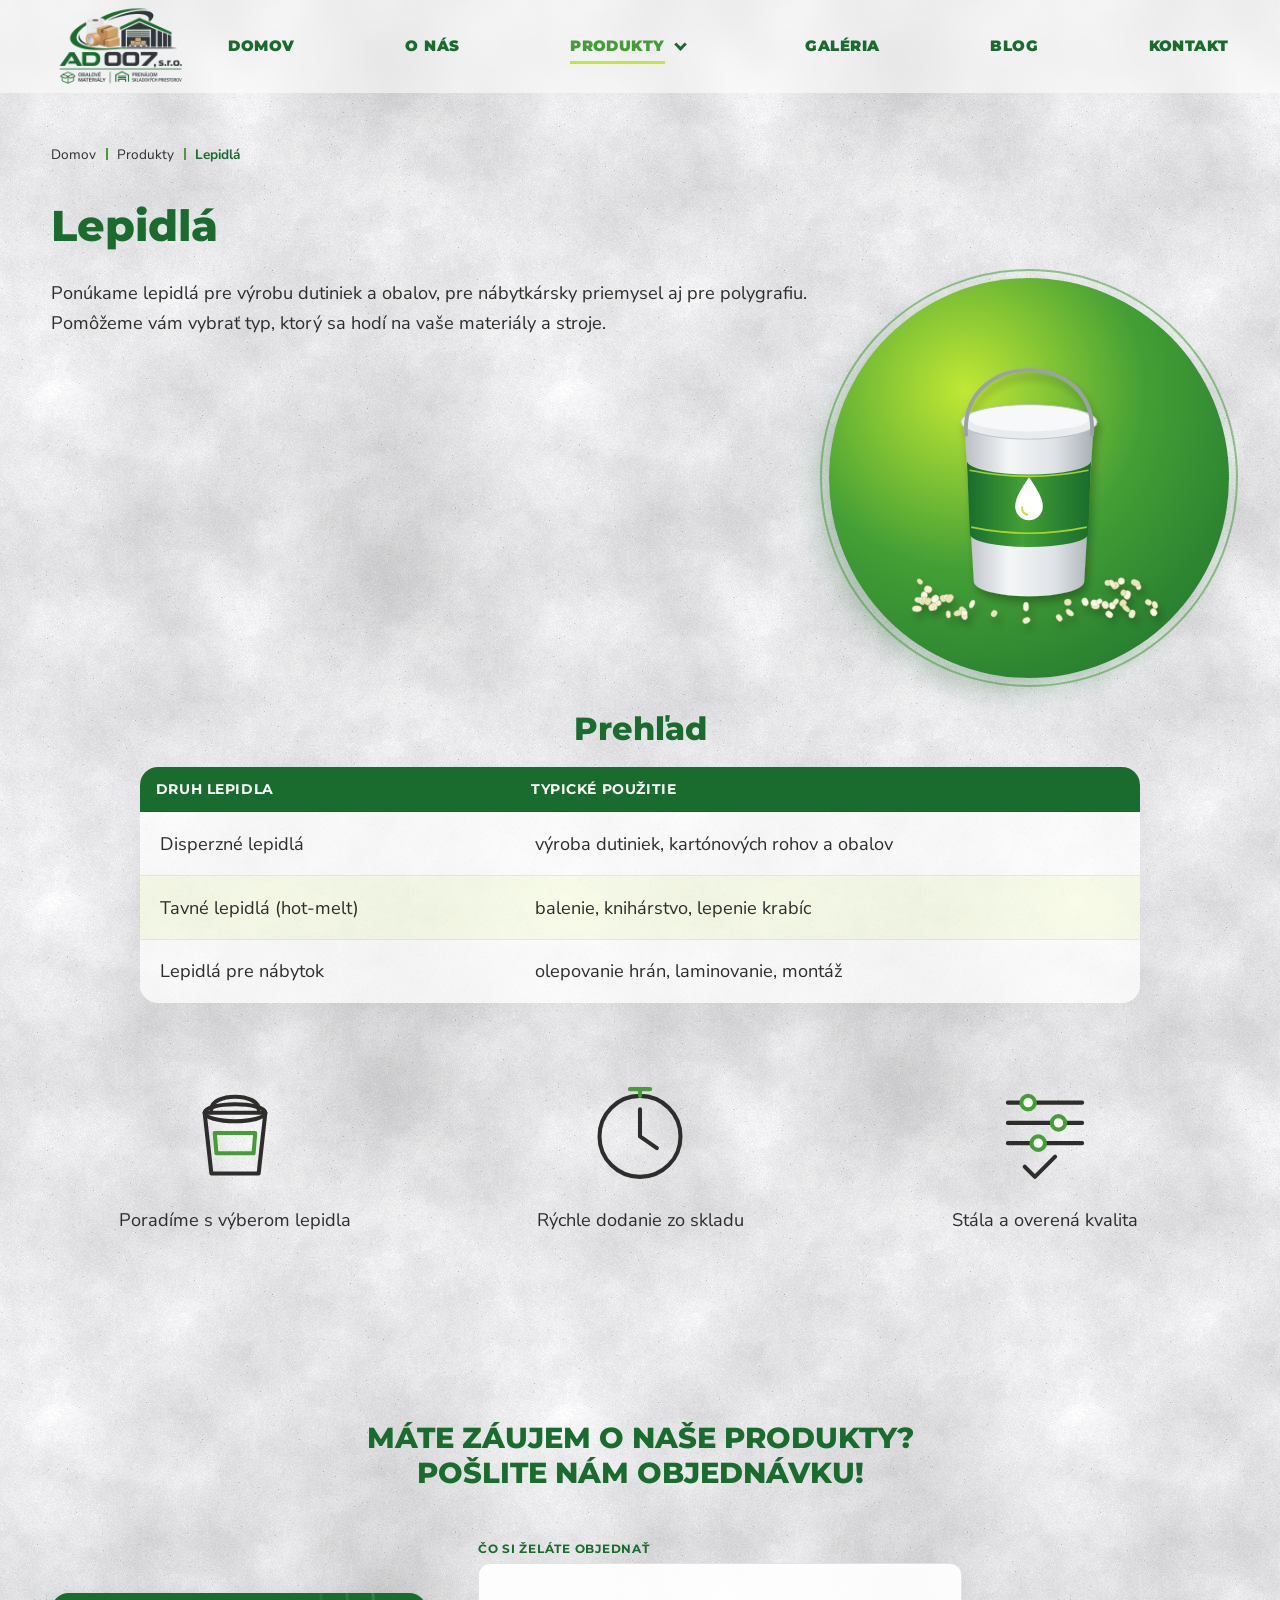
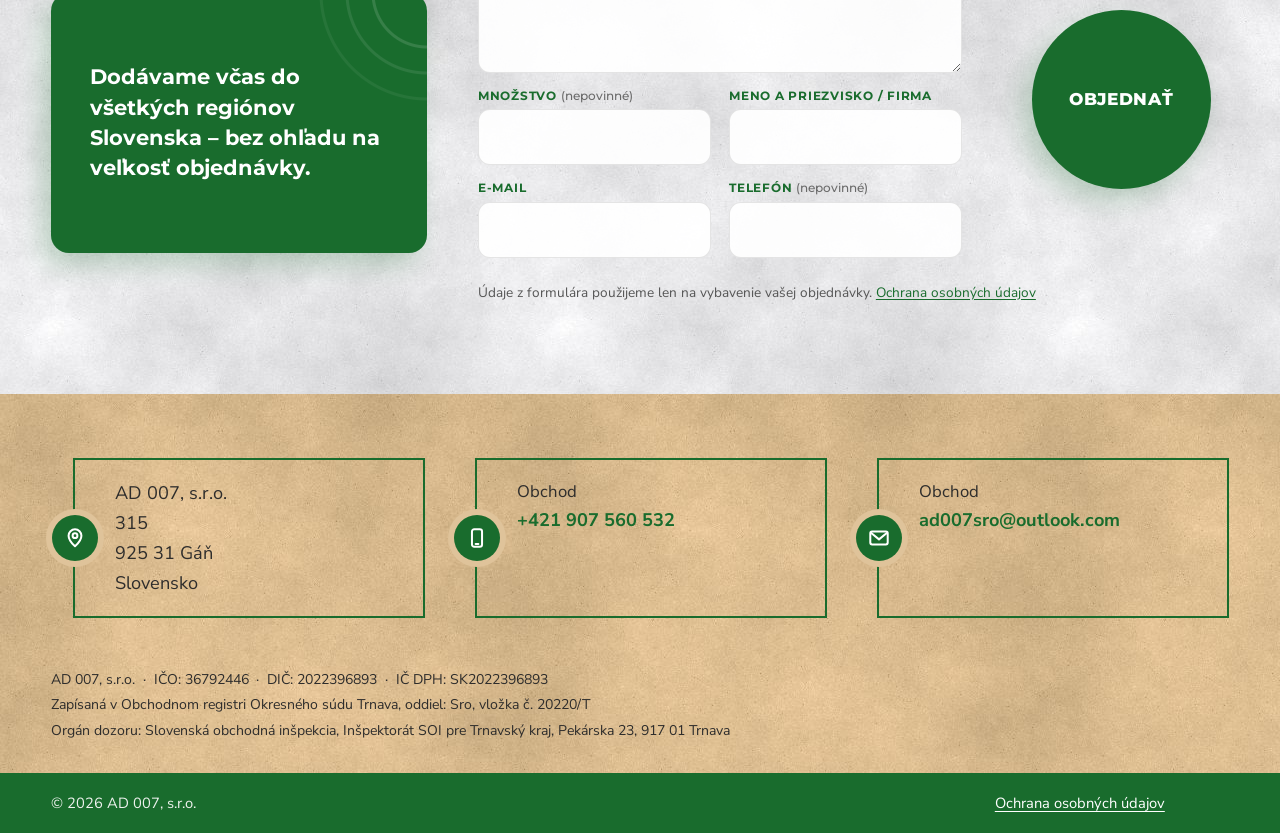
<file: produkt-lepidla.html>
<!doctype html>
<html lang="sk" class="no-js" data-frame="ring" data-round="circle" data-cta="pill" data-small="circle" data-card="rounded">
<head>
<meta charset="utf-8">
<meta name="viewport" content="width=device-width, initial-scale=1">
<meta http-equiv="Content-Security-Policy" content="default-src 'self'; script-src 'self' 'sha256-cvlem2Rlcb+inScVb7910PMAU98gRDEfAIUVUKXOWd4='; style-src 'self' 'unsafe-inline'; img-src 'self'; font-src 'self'; frame-src https://www.openstreetmap.org; connect-src 'self'; form-action 'self' mailto:; base-uri 'self'; object-src 'none'">
<title>Lepidlá | AD 007, s.r.o.</title>
<meta name="description" content="Disperzné a tavné lepidlá pre obalový, nábytkársky a polygrafický priemysel.">
<meta property="og:type" content="website">
<meta property="og:locale" content="sk_SK">
<meta property="og:site_name" content="AD 007, s.r.o.">
<meta property="og:title" content="Lepidlá | AD 007, s.r.o.">
<meta property="og:description" content="Disperzné a tavné lepidlá pre obalový, nábytkársky a polygrafický priemysel.">
<meta name="theme-color" content="#196c2d">
<link rel="icon" href="assets/img/favicon.svg">
<link rel="stylesheet" href="assets/css/style.css">
<style>:root{--c-dark:#196c2d;--c-main:#439f35;--c-accent:#c1e834;--c-kraft:#dfc39a;--c-text:#2e2d2c;--logo-size:125;--logo-pad:0}</style>
<script>document.documentElement.className="js"</script>
</head>
<body>
<a class="skip-link" href="#obsah">Preskočiť na obsah</a>
<header class="site-header"><div class="wrap header-inner"><a class="logo" href="index.html" title="Úvodná stránka"><img src="media/ad007-logo-196c2d.png" alt="AD 007, s.r.o." width="1200" height="800"></a><nav class="main-nav" id="hlavne-menu" aria-label="Hlavné menu"><ul><li><a href="index.html">Domov</a></li><li><a href="o-nas.html">O nás</a></li><li class="has-sub"><a href="produkty.html" aria-current="page">Produkty</a><button class="sub-toggle" type="button" aria-expanded="false" aria-controls="podmenu-produkty"><span class="sr-only">Zobraziť zoznam produktov</span></button><ul class="sub" id="podmenu-produkty"><li><a href="produkt-papierove-dutinky.html">Papierové dutinky</a></li><li><a href="produkt-kartonove-rohy.html">Kartónové rohy</a></li><li><a href="produkt-vodeodolne-dutinky.html">Vodeodolné dutinky</a></li><li><a href="produkt-debnenie-stlpov.html">Debnenie stĺpov</a></li><li><a href="produkt-lepidla.html" aria-current="page">Lepidlá</a></li></ul></li><li><a href="galeria.html">Galéria</a></li><li><a href="blog.html">Blog</a></li><li><a href="kontakt.html">Kontakt</a></li></ul></nav><button class="nav-toggle" type="button" aria-expanded="false" aria-controls="hlavne-menu"><span aria-hidden="true"></span><span class="sr-only">Menu</span></button></div></header>
<main id="obsah" tabindex="-1"><div class="wrap page-head"><nav class="crumbs" aria-label="Omrvinková navigácia"><ol><li><a href="index.html">Domov</a></li><li><a href="produkty.html">Produkty</a></li><li><span aria-current="page">Lepidlá</span></li></ol></nav><h1>Lepidlá</h1></div><div class="wrap page-body"><div class="product-img"><div class="frame"><img src="assets/img/produkt-lepidla.svg" alt="Lepidlá" width="640" height="760"></div></div><div class="block block-text rich"><p>Ponúkame lepidlá pre výrobu dutiniek a obalov, pre nábytkársky priemysel aj pre polygrafiu. Pomôžeme vám vybrať typ, ktorý sa hodí na vaše materiály a stroje.</p></div><section class="block"><h2>Prehľad</h2><div class="table-wrap"><table><thead><tr><th scope="col">Druh lepidla</th><th scope="col">Typické použitie</th></tr></thead><tbody><tr><td>Disperzné lepidlá</td><td>výroba dutiniek, kartónových rohov a obalov</td></tr><tr><td>Tavné lepidlá (hot-melt)</td><td>balenie, knihárstvo, lepenie krabíc</td></tr><tr><td>Lepidlá pre nábytok</td><td>olepovanie hrán, laminovanie, montáž</td></tr></tbody></table></div></section><section class="block"><div class="features"><div><svg viewBox="0 0 64 64" fill="none" stroke="currentColor" stroke-width="2.4" stroke-linecap="round" stroke-linejoin="round" aria-hidden="true"><path d="M14 20h36l-4 36H18z"/><ellipse cx="32" cy="20" rx="18" ry="5"/><path d="M18 18c0-10 28-10 28 0"/><path class="acc" d="M20 32h24l-1 12H21z"/></svg><p>Poradíme s výberom lepidla</p></div><div><svg viewBox="0 0 64 64" fill="none" stroke="currentColor" stroke-width="2.4" stroke-linecap="round" stroke-linejoin="round" aria-hidden="true"><circle cx="32" cy="34" r="24"/><path d="M32 18v16l10 7"/><path class="acc" d="M26 6h12M32 6v4"/></svg><p>Rýchle dodanie zo skladu</p></div><div><svg viewBox="0 0 64 64" fill="none" stroke="currentColor" stroke-width="2.4" stroke-linecap="round" stroke-linejoin="round" aria-hidden="true"><path d="M10 14h44M10 26h44M10 38h44"/><circle class="acc" cx="22" cy="14" r="4" fill="#fff"/><circle class="acc" cx="40" cy="26" r="4" fill="#fff"/><circle class="acc" cx="28" cy="38" r="4" fill="#fff"/><path d="M20 52l6 6 12-12"/></svg><p>Stála a overená kvalita</p></div></div></section><div style="clear:both"></div></div><section class="order" id="objednavka" aria-labelledby="objednavka-nadpis"><div class="wrap"><h2 class="order-title" id="objednavka-nadpis">Máte záujem o naše produkty? Pošlite nám objednávku!</h2><div class="order-grid"><p class="order-note">Dodávame včas do všetkých regiónov Slovenska – bez ohľadu na veľkosť objednávky.</p><form class="order-form" action="mailto:ad007sro@outlook.com" method="post" enctype="text/plain" data-mode="mailto" data-to="ad007sro@outlook.com" data-subject="Objednávka z webu" data-l-order="Čo si želáte objednať" data-l-qty="Množstvo" data-l-name="Meno a priezvisko / firma" data-l-email="E-mail" data-l-phone="Telefón" data-ok-msg="Ďakujeme! Vašu objednávku sme prijali a čoskoro sa vám ozveme." data-err-msg="Objednávku sa nepodarilo odoslať. Skúste to prosím znova alebo nám zavolajte." data-mailto-msg="Otvára sa váš e-mailový program s pripravenou objednávkou – stačí ju odoslať."><div class="fields"><div class="field wide"><label for="f-objednavka"><span>Čo si želáte objednať</span></label><textarea id="f-objednavka" name="objednavka" rows="3" required maxlength="4000"></textarea></div><div class="field"><label for="f-mnozstvo"><span>Množstvo</span> <span class="opt">(nepovinné)</span></label><input id="f-mnozstvo" name="mnozstvo" maxlength="200"></div><div class="field"><label for="f-meno"><span>Meno a priezvisko / firma</span></label><input id="f-meno" name="meno" required maxlength="200" autocomplete="name"></div><div class="field"><label for="f-email"><span>E-mail</span></label><input id="f-email" type="email" name="email" required maxlength="200" autocomplete="email"></div><div class="field"><label for="f-telefon"><span>Telefón</span> <span class="opt">(nepovinné)</span></label><input id="f-telefon" type="tel" name="telefon" maxlength="50" autocomplete="tel"></div><div class="hp" aria-hidden="true"><label>Toto pole nevypĺňajte <input name="web" tabindex="-1" autocomplete="off"></label></div><input type="hidden" name="spat" value="produkt-lepidla.html"></div><div class="order-actions"><button type="submit" class="round-btn pulse"><span>Objednať</span></button></div><p class="form-note"><span>Údaje z formulára použijeme len na vybavenie vašej objednávky.</span> <a href="ochrana-osobnych-udajov.html">Ochrana osobných údajov</a></p><p class="form-status" role="status" aria-live="polite"></p><p class="form-msg ok" id="odoslane">Ďakujeme! Vašu objednávku sme prijali a čoskoro sa vám ozveme.</p><p class="form-msg err" id="chyba">Objednávku sa nepodarilo odoslať. Skúste to prosím znova alebo nám zavolajte.</p></form></div></div></section></main>
<footer class="site-footer"><div class="wrap"><div class="footer-boxes"><div class="fbox"><span class="fbox-icon"><svg viewBox="0 0 24 24" fill="none" stroke="currentColor" stroke-width="2.2" stroke-linecap="round" stroke-linejoin="round" aria-hidden="true"><path d="M12 21s-7-6.2-7-11.5A7 7 0 0 1 19 9.5C19 14.8 12 21 12 21z"/><circle cx="12" cy="9.5" r="2.6"/></svg></span><p><span>AD 007, s.r.o.</span><br><span>315</span><br><span>925 31</span> <span>Gáň</span><br><span>Slovensko</span></p></div><div class="fbox"><span class="fbox-icon"><svg viewBox="0 0 24 24" fill="none" stroke="currentColor" stroke-width="2.2" stroke-linecap="round" stroke-linejoin="round" aria-hidden="true"><rect x="6.5" y="2.5" width="11" height="19" rx="2.5"/><path d="M10.5 18.5h3"/></svg></span><p><span class="lbl">Obchod</span><a href="tel:+421907560532"><span>+421 907 560 532</span></a></p></div><div class="fbox"><span class="fbox-icon"><svg viewBox="0 0 24 24" fill="none" stroke="currentColor" stroke-width="2.2" stroke-linecap="round" stroke-linejoin="round" aria-hidden="true"><rect x="2.5" y="5" width="19" height="14" rx="2"/><path d="m3.5 6.5 8.5 7 8.5-7"/></svg></span><p><span class="lbl">Obchod</span><a href="mailto:ad007sro@outlook.com"><span>ad007sro@outlook.com</span></a></p></div></div><div class="footer-legal"><p>AD 007, s.r.o.<span>IČO: 36792446</span><span>DIČ: 2022396893</span><span>IČ DPH: SK2022396893</span></p><p>Zapísaná v Obchodnom registri Okresného súdu Trnava, oddiel: Sro, vložka č. 20220/T</p><p>Orgán dozoru: Slovenská obchodná inšpekcia, Inšpektorát SOI pre Trnavský kraj, Pekárska 23, 917 01 Trnava</p></div></div><div class="footer-bar"><div class="wrap"><span>© 2026 AD 007, s.r.o.</span><a href="ochrana-osobnych-udajov.html">Ochrana osobných údajov</a></div></div></footer>
<a class="to-top" href="#" aria-label="Späť na začiatok stránky"><svg viewBox="0 0 24 24" fill="none" stroke="currentColor" stroke-width="2.2" stroke-linecap="round" stroke-linejoin="round" aria-hidden="true"><path d="M12 19V5M6 11l6-6 6 6"/></svg></a>
<script src="assets/js/site.js" defer></script>
</body>
</html>
</file>
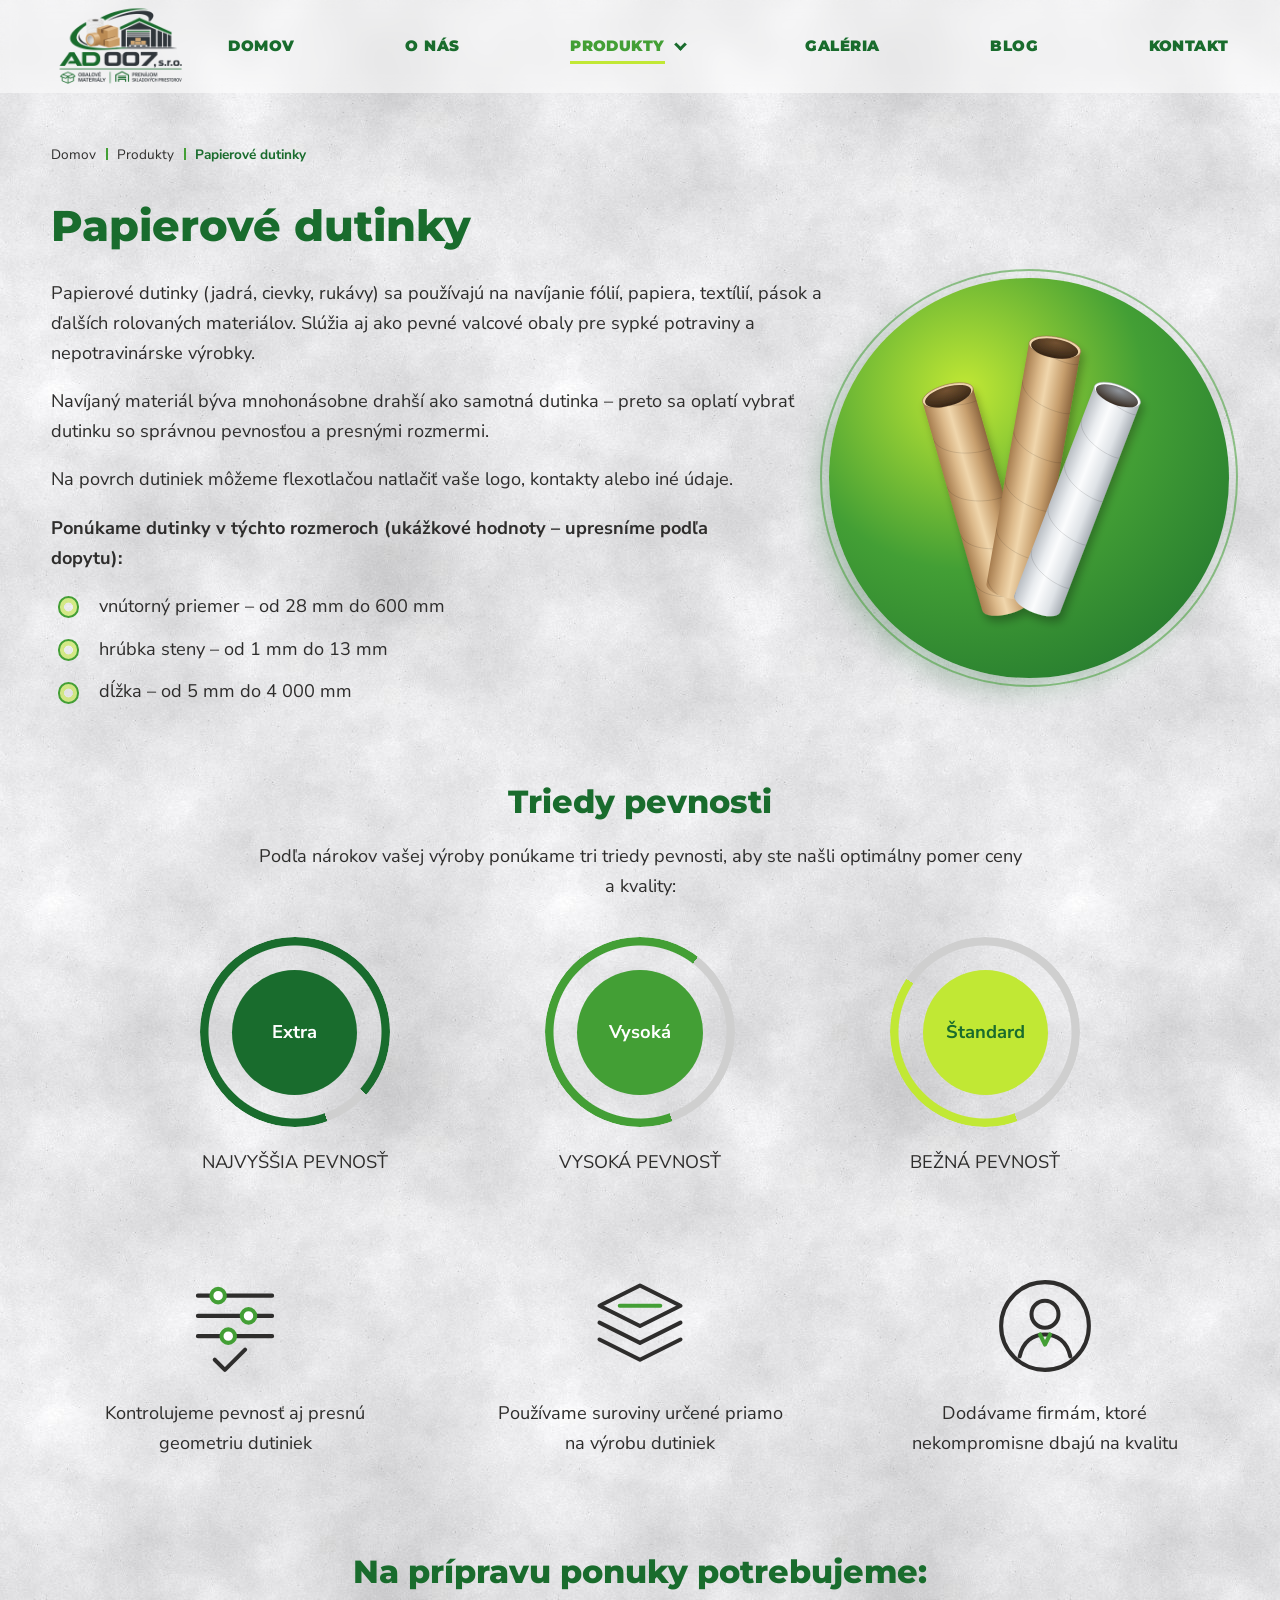
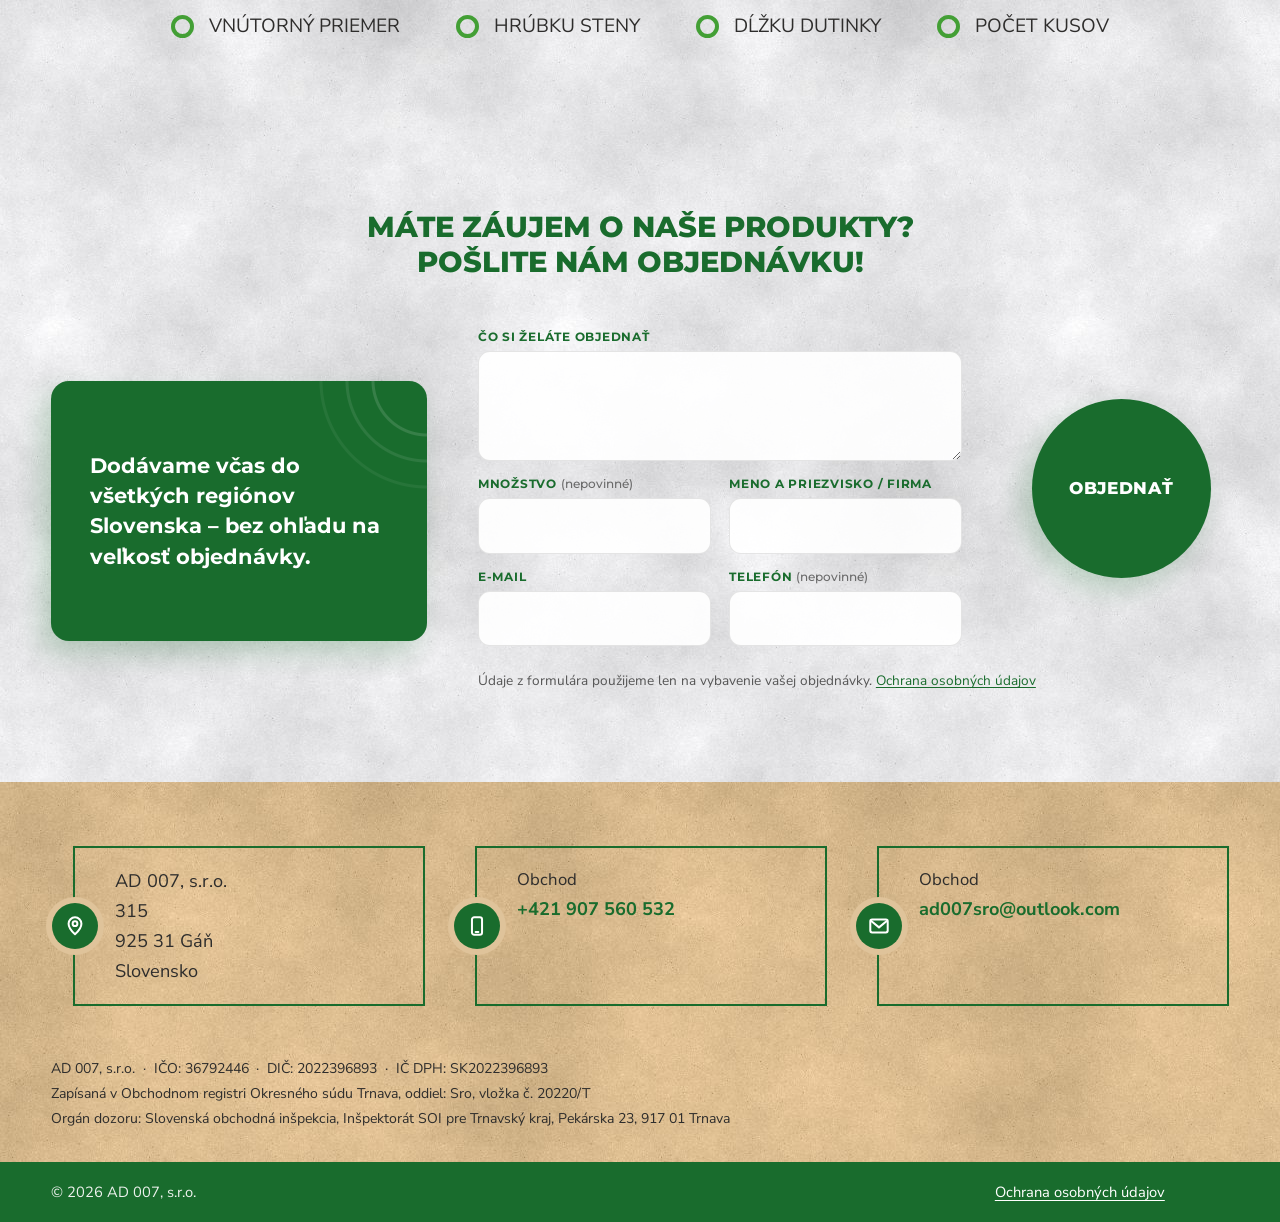
<file: produkt-papierove-dutinky.html>
<!doctype html>
<html lang="sk" class="no-js" data-frame="ring" data-round="circle" data-cta="pill" data-small="circle" data-card="rounded">
<head>
<meta charset="utf-8">
<meta name="viewport" content="width=device-width, initial-scale=1">
<meta http-equiv="Content-Security-Policy" content="default-src 'self'; script-src 'self' 'sha256-cvlem2Rlcb+inScVb7910PMAU98gRDEfAIUVUKXOWd4='; style-src 'self' 'unsafe-inline'; img-src 'self'; font-src 'self'; frame-src https://www.openstreetmap.org; connect-src 'self'; form-action 'self' mailto:; base-uri 'self'; object-src 'none'">
<title>Papierové dutinky | AD 007, s.r.o.</title>
<meta name="description" content="Papierové dutinky rôznych priemerov, hrúbok a dĺžok, aj s potlačou.">
<meta property="og:type" content="website">
<meta property="og:locale" content="sk_SK">
<meta property="og:site_name" content="AD 007, s.r.o.">
<meta property="og:title" content="Papierové dutinky | AD 007, s.r.o.">
<meta property="og:description" content="Papierové dutinky rôznych priemerov, hrúbok a dĺžok, aj s potlačou.">
<meta name="theme-color" content="#196c2d">
<link rel="icon" href="assets/img/favicon.svg">
<link rel="stylesheet" href="assets/css/style.css">
<style>:root{--c-dark:#196c2d;--c-main:#439f35;--c-accent:#c1e834;--c-kraft:#dfc39a;--c-text:#2e2d2c;--logo-size:125;--logo-pad:0}</style>
<script>document.documentElement.className="js"</script>
</head>
<body>
<a class="skip-link" href="#obsah">Preskočiť na obsah</a>
<header class="site-header"><div class="wrap header-inner"><a class="logo" href="index.html" title="Úvodná stránka"><img src="media/ad007-logo-196c2d.png" alt="AD 007, s.r.o." width="1200" height="800"></a><nav class="main-nav" id="hlavne-menu" aria-label="Hlavné menu"><ul><li><a href="index.html">Domov</a></li><li><a href="o-nas.html">O nás</a></li><li class="has-sub"><a href="produkty.html" aria-current="page">Produkty</a><button class="sub-toggle" type="button" aria-expanded="false" aria-controls="podmenu-produkty"><span class="sr-only">Zobraziť zoznam produktov</span></button><ul class="sub" id="podmenu-produkty"><li><a href="produkt-papierove-dutinky.html" aria-current="page">Papierové dutinky</a></li><li><a href="produkt-kartonove-rohy.html">Kartónové rohy</a></li><li><a href="produkt-vodeodolne-dutinky.html">Vodeodolné dutinky</a></li><li><a href="produkt-debnenie-stlpov.html">Debnenie stĺpov</a></li><li><a href="produkt-lepidla.html">Lepidlá</a></li></ul></li><li><a href="galeria.html">Galéria</a></li><li><a href="blog.html">Blog</a></li><li><a href="kontakt.html">Kontakt</a></li></ul></nav><button class="nav-toggle" type="button" aria-expanded="false" aria-controls="hlavne-menu"><span aria-hidden="true"></span><span class="sr-only">Menu</span></button></div></header>
<main id="obsah" tabindex="-1"><div class="wrap page-head"><nav class="crumbs" aria-label="Omrvinková navigácia"><ol><li><a href="index.html">Domov</a></li><li><a href="produkty.html">Produkty</a></li><li><span aria-current="page">Papierové dutinky</span></li></ol></nav><h1>Papierové dutinky</h1></div><div class="wrap page-body"><div class="product-img"><div class="frame"><img src="assets/img/produkt-dutinky.svg" alt="Papierové dutinky" width="700" height="760"></div></div><div class="block block-text rich"><p>Papierové dutinky (jadrá, cievky, rukávy) sa používajú na navíjanie fólií, papiera, textílií, pások a ďalších rolovaných materiálov. Slúžia aj ako pevné valcové obaly pre sypké potraviny a nepotravinárske výrobky.</p><p>Navíjaný materiál býva mnohonásobne drahší ako samotná dutinka – preto sa oplatí vybrať dutinku so správnou pevnosťou a presnými rozmermi.</p><p>Na povrch dutiniek môžeme flexotlačou natlačiť vaše logo, kontakty alebo iné údaje.</p><p><strong>Ponúkame dutinky v týchto rozmeroch (ukážkové hodnoty – upresníme podľa dopytu):</strong></p><ul><li>vnútorný priemer – od 28 mm do 600 mm</li><li>hrúbka steny – od 1 mm do 13 mm</li><li>dĺžka – od 5 mm do 4 000 mm</li></ul></div><section class="block"><h2>Triedy pevnosti</h2><p class="block-intro">Podľa nárokov vašej výroby ponúkame tri triedy pevnosti, aby ste našli optimálny pomer ceny a kvality:</p><div class="rings"><div><div class="ring r1" style="--ring:var(--c-dark);--p:92"><span>Extra</span></div><p>najvyššia pevnosť</p></div><div><div class="ring r2" style="--ring:var(--c-main);--p:66"><span>Vysoká</span></div><p>vysoká pevnosť</p></div><div><div class="ring r3" style="--ring:var(--c-accent);--p:40"><span>Štandard</span></div><p>bežná pevnosť</p></div></div></section><section class="block"><div class="features"><div><svg viewBox="0 0 64 64" fill="none" stroke="currentColor" stroke-width="2.4" stroke-linecap="round" stroke-linejoin="round" aria-hidden="true"><path d="M10 14h44M10 26h44M10 38h44"/><circle class="acc" cx="22" cy="14" r="4" fill="#fff"/><circle class="acc" cx="40" cy="26" r="4" fill="#fff"/><circle class="acc" cx="28" cy="38" r="4" fill="#fff"/><path d="M20 52l6 6 12-12"/></svg><p>Kontrolujeme pevnosť aj presnú geometriu dutiniek</p></div><div><svg viewBox="0 0 64 64" fill="none" stroke="currentColor" stroke-width="2.4" stroke-linecap="round" stroke-linejoin="round" aria-hidden="true"><path d="M32 8 56 20 32 32 8 20z"/><path d="M8 30l24 12 24-12"/><path d="M8 40l24 12 24-12"/><path class="acc" d="M20 20h24" /></svg><p>Používame suroviny určené priamo na výrobu dutiniek</p></div><div><svg viewBox="0 0 64 64" fill="none" stroke="currentColor" stroke-width="2.4" stroke-linecap="round" stroke-linejoin="round" aria-hidden="true"><circle cx="32" cy="32" r="26"/><circle cx="32" cy="25" r="8"/><path d="M17 50c2-9 8-13 15-13s13 4 15 13"/><path class="acc" d="M29 37l3 6 3-6"/></svg><p>Dodávame firmám, ktoré nekompromisne dbajú na kvalitu</p></div></div></section><section class="block"><h2>Na prípravu ponuky potrebujeme:</h2><ul class="checklist"><li>vnútorný priemer</li><li>hrúbku steny</li><li>dĺžku dutinky</li><li>počet kusov</li></ul></section><div style="clear:both"></div></div><section class="order" id="objednavka" aria-labelledby="objednavka-nadpis"><div class="wrap"><h2 class="order-title" id="objednavka-nadpis">Máte záujem o naše produkty? Pošlite nám objednávku!</h2><div class="order-grid"><p class="order-note">Dodávame včas do všetkých regiónov Slovenska – bez ohľadu na veľkosť objednávky.</p><form class="order-form" action="mailto:ad007sro@outlook.com" method="post" enctype="text/plain" data-mode="mailto" data-to="ad007sro@outlook.com" data-subject="Objednávka z webu" data-l-order="Čo si želáte objednať" data-l-qty="Množstvo" data-l-name="Meno a priezvisko / firma" data-l-email="E-mail" data-l-phone="Telefón" data-ok-msg="Ďakujeme! Vašu objednávku sme prijali a čoskoro sa vám ozveme." data-err-msg="Objednávku sa nepodarilo odoslať. Skúste to prosím znova alebo nám zavolajte." data-mailto-msg="Otvára sa váš e-mailový program s pripravenou objednávkou – stačí ju odoslať."><div class="fields"><div class="field wide"><label for="f-objednavka"><span>Čo si želáte objednať</span></label><textarea id="f-objednavka" name="objednavka" rows="3" required maxlength="4000"></textarea></div><div class="field"><label for="f-mnozstvo"><span>Množstvo</span> <span class="opt">(nepovinné)</span></label><input id="f-mnozstvo" name="mnozstvo" maxlength="200"></div><div class="field"><label for="f-meno"><span>Meno a priezvisko / firma</span></label><input id="f-meno" name="meno" required maxlength="200" autocomplete="name"></div><div class="field"><label for="f-email"><span>E-mail</span></label><input id="f-email" type="email" name="email" required maxlength="200" autocomplete="email"></div><div class="field"><label for="f-telefon"><span>Telefón</span> <span class="opt">(nepovinné)</span></label><input id="f-telefon" type="tel" name="telefon" maxlength="50" autocomplete="tel"></div><div class="hp" aria-hidden="true"><label>Toto pole nevypĺňajte <input name="web" tabindex="-1" autocomplete="off"></label></div><input type="hidden" name="spat" value="produkt-papierove-dutinky.html"></div><div class="order-actions"><button type="submit" class="round-btn pulse"><span>Objednať</span></button></div><p class="form-note"><span>Údaje z formulára použijeme len na vybavenie vašej objednávky.</span> <a href="ochrana-osobnych-udajov.html">Ochrana osobných údajov</a></p><p class="form-status" role="status" aria-live="polite"></p><p class="form-msg ok" id="odoslane">Ďakujeme! Vašu objednávku sme prijali a čoskoro sa vám ozveme.</p><p class="form-msg err" id="chyba">Objednávku sa nepodarilo odoslať. Skúste to prosím znova alebo nám zavolajte.</p></form></div></div></section></main>
<footer class="site-footer"><div class="wrap"><div class="footer-boxes"><div class="fbox"><span class="fbox-icon"><svg viewBox="0 0 24 24" fill="none" stroke="currentColor" stroke-width="2.2" stroke-linecap="round" stroke-linejoin="round" aria-hidden="true"><path d="M12 21s-7-6.2-7-11.5A7 7 0 0 1 19 9.5C19 14.8 12 21 12 21z"/><circle cx="12" cy="9.5" r="2.6"/></svg></span><p><span>AD 007, s.r.o.</span><br><span>315</span><br><span>925 31</span> <span>Gáň</span><br><span>Slovensko</span></p></div><div class="fbox"><span class="fbox-icon"><svg viewBox="0 0 24 24" fill="none" stroke="currentColor" stroke-width="2.2" stroke-linecap="round" stroke-linejoin="round" aria-hidden="true"><rect x="6.5" y="2.5" width="11" height="19" rx="2.5"/><path d="M10.5 18.5h3"/></svg></span><p><span class="lbl">Obchod</span><a href="tel:+421907560532"><span>+421 907 560 532</span></a></p></div><div class="fbox"><span class="fbox-icon"><svg viewBox="0 0 24 24" fill="none" stroke="currentColor" stroke-width="2.2" stroke-linecap="round" stroke-linejoin="round" aria-hidden="true"><rect x="2.5" y="5" width="19" height="14" rx="2"/><path d="m3.5 6.5 8.5 7 8.5-7"/></svg></span><p><span class="lbl">Obchod</span><a href="mailto:ad007sro@outlook.com"><span>ad007sro@outlook.com</span></a></p></div></div><div class="footer-legal"><p>AD 007, s.r.o.<span>IČO: 36792446</span><span>DIČ: 2022396893</span><span>IČ DPH: SK2022396893</span></p><p>Zapísaná v Obchodnom registri Okresného súdu Trnava, oddiel: Sro, vložka č. 20220/T</p><p>Orgán dozoru: Slovenská obchodná inšpekcia, Inšpektorát SOI pre Trnavský kraj, Pekárska 23, 917 01 Trnava</p></div></div><div class="footer-bar"><div class="wrap"><span>© 2026 AD 007, s.r.o.</span><a href="ochrana-osobnych-udajov.html">Ochrana osobných údajov</a></div></div></footer>
<a class="to-top" href="#" aria-label="Späť na začiatok stránky"><svg viewBox="0 0 24 24" fill="none" stroke="currentColor" stroke-width="2.2" stroke-linecap="round" stroke-linejoin="round" aria-hidden="true"><path d="M12 19V5M6 11l6-6 6 6"/></svg></a>
<script src="assets/js/site.js" defer></script>
</body>
</html>
</file>
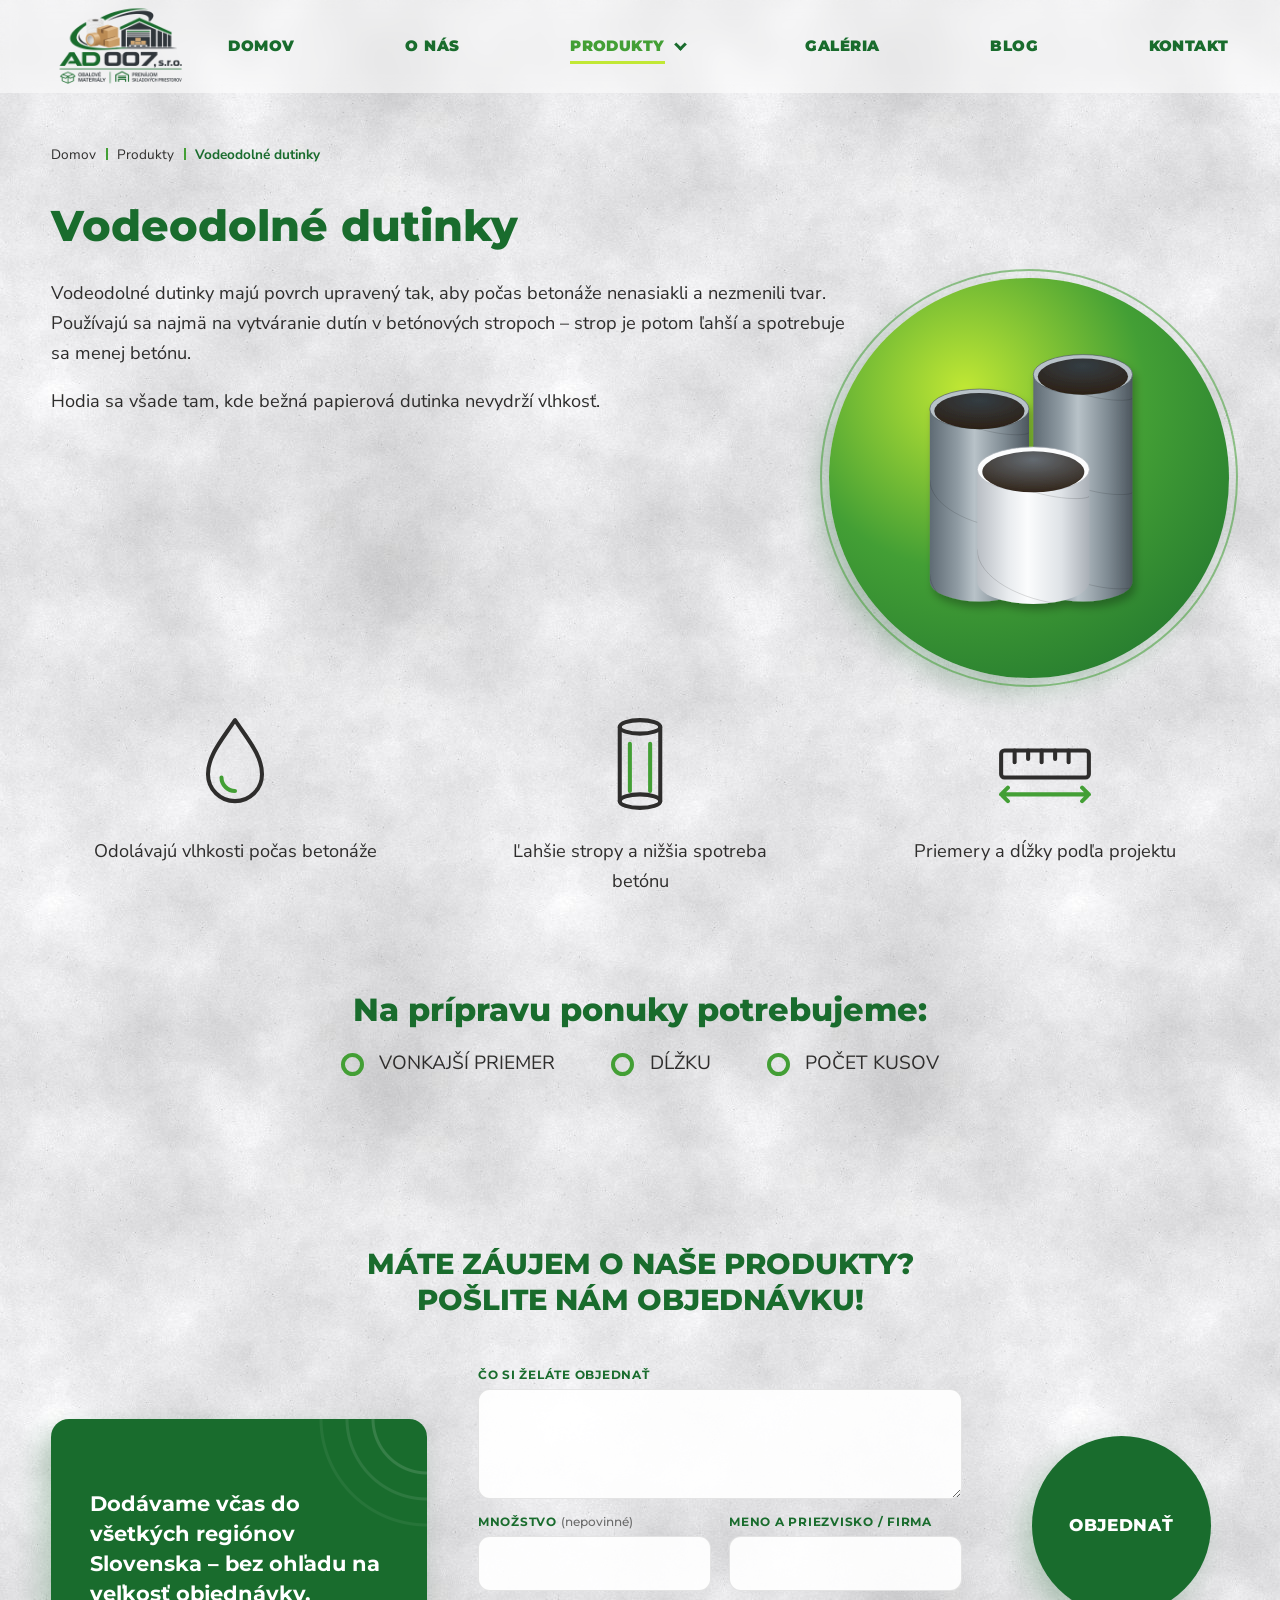
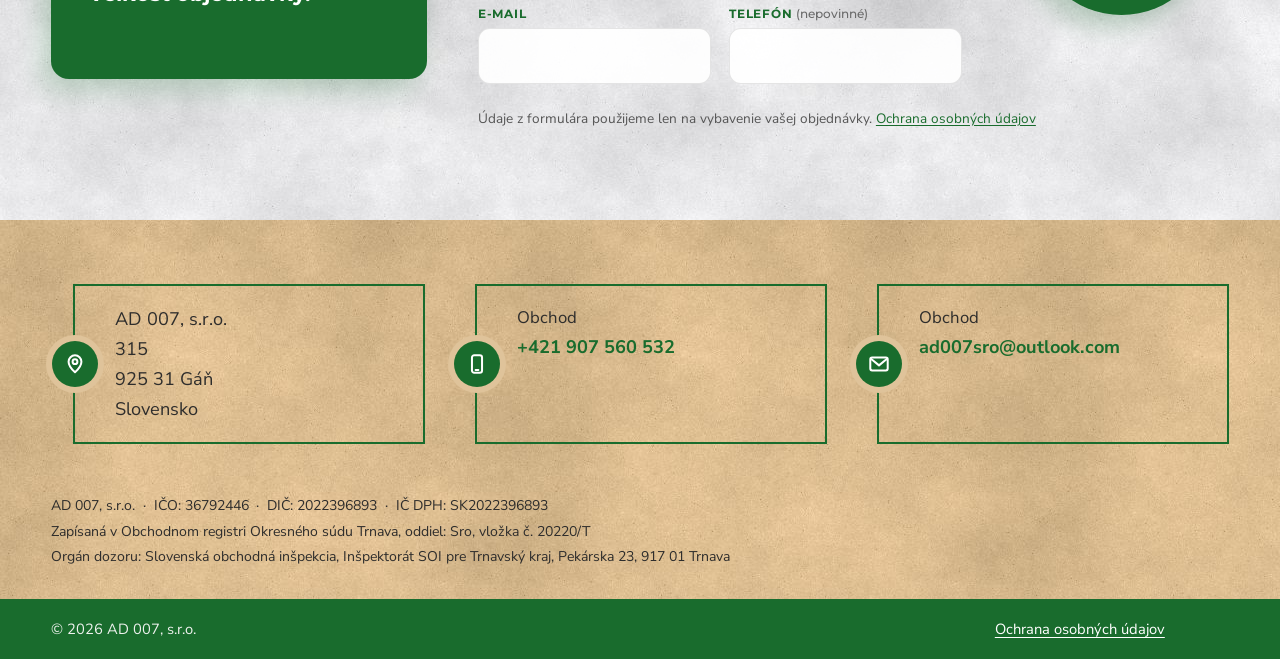
<file: produkt-vodeodolne-dutinky.html>
<!doctype html>
<html lang="sk" class="no-js" data-frame="ring" data-round="circle" data-cta="pill" data-small="circle" data-card="rounded">
<head>
<meta charset="utf-8">
<meta name="viewport" content="width=device-width, initial-scale=1">
<meta http-equiv="Content-Security-Policy" content="default-src 'self'; script-src 'self' 'sha256-cvlem2Rlcb+inScVb7910PMAU98gRDEfAIUVUKXOWd4='; style-src 'self' 'unsafe-inline'; img-src 'self'; font-src 'self'; frame-src https://www.openstreetmap.org; connect-src 'self'; form-action 'self' mailto:; base-uri 'self'; object-src 'none'">
<title>Vodeodolné dutinky | AD 007, s.r.o.</title>
<meta name="description" content="Vodeodolné dutinky na výrobu dutých stropných panelov a do vlhkého prostredia.">
<meta property="og:type" content="website">
<meta property="og:locale" content="sk_SK">
<meta property="og:site_name" content="AD 007, s.r.o.">
<meta property="og:title" content="Vodeodolné dutinky | AD 007, s.r.o.">
<meta property="og:description" content="Vodeodolné dutinky na výrobu dutých stropných panelov a do vlhkého prostredia.">
<meta name="theme-color" content="#196c2d">
<link rel="icon" href="assets/img/favicon.svg">
<link rel="stylesheet" href="assets/css/style.css">
<style>:root{--c-dark:#196c2d;--c-main:#439f35;--c-accent:#c1e834;--c-kraft:#dfc39a;--c-text:#2e2d2c;--logo-size:125;--logo-pad:0}</style>
<script>document.documentElement.className="js"</script>
</head>
<body>
<a class="skip-link" href="#obsah">Preskočiť na obsah</a>
<header class="site-header"><div class="wrap header-inner"><a class="logo" href="index.html" title="Úvodná stránka"><img src="media/ad007-logo-196c2d.png" alt="AD 007, s.r.o." width="1200" height="800"></a><nav class="main-nav" id="hlavne-menu" aria-label="Hlavné menu"><ul><li><a href="index.html">Domov</a></li><li><a href="o-nas.html">O nás</a></li><li class="has-sub"><a href="produkty.html" aria-current="page">Produkty</a><button class="sub-toggle" type="button" aria-expanded="false" aria-controls="podmenu-produkty"><span class="sr-only">Zobraziť zoznam produktov</span></button><ul class="sub" id="podmenu-produkty"><li><a href="produkt-papierove-dutinky.html">Papierové dutinky</a></li><li><a href="produkt-kartonove-rohy.html">Kartónové rohy</a></li><li><a href="produkt-vodeodolne-dutinky.html" aria-current="page">Vodeodolné dutinky</a></li><li><a href="produkt-debnenie-stlpov.html">Debnenie stĺpov</a></li><li><a href="produkt-lepidla.html">Lepidlá</a></li></ul></li><li><a href="galeria.html">Galéria</a></li><li><a href="blog.html">Blog</a></li><li><a href="kontakt.html">Kontakt</a></li></ul></nav><button class="nav-toggle" type="button" aria-expanded="false" aria-controls="hlavne-menu"><span aria-hidden="true"></span><span class="sr-only">Menu</span></button></div></header>
<main id="obsah" tabindex="-1"><div class="wrap page-head"><nav class="crumbs" aria-label="Omrvinková navigácia"><ol><li><a href="index.html">Domov</a></li><li><a href="produkty.html">Produkty</a></li><li><span aria-current="page">Vodeodolné dutinky</span></li></ol></nav><h1>Vodeodolné dutinky</h1></div><div class="wrap page-body"><div class="product-img"><div class="frame"><img src="assets/img/produkt-vodeodolne.svg" alt="Vodeodolné dutinky" width="640" height="760"></div></div><div class="block block-text rich"><p>Vodeodolné dutinky majú povrch upravený tak, aby počas betonáže nenasiakli a nezmenili tvar. Používajú sa najmä na vytváranie dutín v betónových stropoch – strop je potom ľahší a spotrebuje sa menej betónu.</p><p>Hodia sa všade tam, kde bežná papierová dutinka nevydrží vlhkosť.</p></div><section class="block"><div class="features"><div><svg viewBox="0 0 64 64" fill="none" stroke="currentColor" stroke-width="2.4" stroke-linecap="round" stroke-linejoin="round" aria-hidden="true"><path d="M32 6C24 18 16 27 16 38a16 16 0 0 0 32 0C48 27 40 18 32 6z"/><path class="acc" d="M24 40a8 8 0 0 0 8 8"/></svg><p>Odolávajú vlhkosti počas betonáže</p></div><div><svg viewBox="0 0 64 64" fill="none" stroke="currentColor" stroke-width="2.4" stroke-linecap="round" stroke-linejoin="round" aria-hidden="true"><ellipse cx="32" cy="10" rx="12" ry="4"/><path d="M20 10v44M44 10v44"/><ellipse cx="32" cy="54" rx="12" ry="4"/><path class="acc" d="M26 20v28M38 20v28"/></svg><p>Ľahšie stropy a nižšia spotreba betónu</p></div><div><svg viewBox="0 0 64 64" fill="none" stroke="currentColor" stroke-width="2.4" stroke-linecap="round" stroke-linejoin="round" aria-hidden="true"><rect x="6" y="24" width="52" height="16" rx="2"/><path d="M14 24v7M22 24v5M30 24v7M38 24v5M46 24v7"/><path class="acc" d="M6 50h52M10 46l-4 4 4 4M54 46l4 4-4 4"/></svg><p>Priemery a dĺžky podľa projektu</p></div></div></section><section class="block"><h2>Na prípravu ponuky potrebujeme:</h2><ul class="checklist"><li>vonkajší priemer</li><li>dĺžku</li><li>počet kusov</li></ul></section><div style="clear:both"></div></div><section class="order" id="objednavka" aria-labelledby="objednavka-nadpis"><div class="wrap"><h2 class="order-title" id="objednavka-nadpis">Máte záujem o naše produkty? Pošlite nám objednávku!</h2><div class="order-grid"><p class="order-note">Dodávame včas do všetkých regiónov Slovenska – bez ohľadu na veľkosť objednávky.</p><form class="order-form" action="mailto:ad007sro@outlook.com" method="post" enctype="text/plain" data-mode="mailto" data-to="ad007sro@outlook.com" data-subject="Objednávka z webu" data-l-order="Čo si želáte objednať" data-l-qty="Množstvo" data-l-name="Meno a priezvisko / firma" data-l-email="E-mail" data-l-phone="Telefón" data-ok-msg="Ďakujeme! Vašu objednávku sme prijali a čoskoro sa vám ozveme." data-err-msg="Objednávku sa nepodarilo odoslať. Skúste to prosím znova alebo nám zavolajte." data-mailto-msg="Otvára sa váš e-mailový program s pripravenou objednávkou – stačí ju odoslať."><div class="fields"><div class="field wide"><label for="f-objednavka"><span>Čo si želáte objednať</span></label><textarea id="f-objednavka" name="objednavka" rows="3" required maxlength="4000"></textarea></div><div class="field"><label for="f-mnozstvo"><span>Množstvo</span> <span class="opt">(nepovinné)</span></label><input id="f-mnozstvo" name="mnozstvo" maxlength="200"></div><div class="field"><label for="f-meno"><span>Meno a priezvisko / firma</span></label><input id="f-meno" name="meno" required maxlength="200" autocomplete="name"></div><div class="field"><label for="f-email"><span>E-mail</span></label><input id="f-email" type="email" name="email" required maxlength="200" autocomplete="email"></div><div class="field"><label for="f-telefon"><span>Telefón</span> <span class="opt">(nepovinné)</span></label><input id="f-telefon" type="tel" name="telefon" maxlength="50" autocomplete="tel"></div><div class="hp" aria-hidden="true"><label>Toto pole nevypĺňajte <input name="web" tabindex="-1" autocomplete="off"></label></div><input type="hidden" name="spat" value="produkt-vodeodolne-dutinky.html"></div><div class="order-actions"><button type="submit" class="round-btn pulse"><span>Objednať</span></button></div><p class="form-note"><span>Údaje z formulára použijeme len na vybavenie vašej objednávky.</span> <a href="ochrana-osobnych-udajov.html">Ochrana osobných údajov</a></p><p class="form-status" role="status" aria-live="polite"></p><p class="form-msg ok" id="odoslane">Ďakujeme! Vašu objednávku sme prijali a čoskoro sa vám ozveme.</p><p class="form-msg err" id="chyba">Objednávku sa nepodarilo odoslať. Skúste to prosím znova alebo nám zavolajte.</p></form></div></div></section></main>
<footer class="site-footer"><div class="wrap"><div class="footer-boxes"><div class="fbox"><span class="fbox-icon"><svg viewBox="0 0 24 24" fill="none" stroke="currentColor" stroke-width="2.2" stroke-linecap="round" stroke-linejoin="round" aria-hidden="true"><path d="M12 21s-7-6.2-7-11.5A7 7 0 0 1 19 9.5C19 14.8 12 21 12 21z"/><circle cx="12" cy="9.5" r="2.6"/></svg></span><p><span>AD 007, s.r.o.</span><br><span>315</span><br><span>925 31</span> <span>Gáň</span><br><span>Slovensko</span></p></div><div class="fbox"><span class="fbox-icon"><svg viewBox="0 0 24 24" fill="none" stroke="currentColor" stroke-width="2.2" stroke-linecap="round" stroke-linejoin="round" aria-hidden="true"><rect x="6.5" y="2.5" width="11" height="19" rx="2.5"/><path d="M10.5 18.5h3"/></svg></span><p><span class="lbl">Obchod</span><a href="tel:+421907560532"><span>+421 907 560 532</span></a></p></div><div class="fbox"><span class="fbox-icon"><svg viewBox="0 0 24 24" fill="none" stroke="currentColor" stroke-width="2.2" stroke-linecap="round" stroke-linejoin="round" aria-hidden="true"><rect x="2.5" y="5" width="19" height="14" rx="2"/><path d="m3.5 6.5 8.5 7 8.5-7"/></svg></span><p><span class="lbl">Obchod</span><a href="mailto:ad007sro@outlook.com"><span>ad007sro@outlook.com</span></a></p></div></div><div class="footer-legal"><p>AD 007, s.r.o.<span>IČO: 36792446</span><span>DIČ: 2022396893</span><span>IČ DPH: SK2022396893</span></p><p>Zapísaná v Obchodnom registri Okresného súdu Trnava, oddiel: Sro, vložka č. 20220/T</p><p>Orgán dozoru: Slovenská obchodná inšpekcia, Inšpektorát SOI pre Trnavský kraj, Pekárska 23, 917 01 Trnava</p></div></div><div class="footer-bar"><div class="wrap"><span>© 2026 AD 007, s.r.o.</span><a href="ochrana-osobnych-udajov.html">Ochrana osobných údajov</a></div></div></footer>
<a class="to-top" href="#" aria-label="Späť na začiatok stránky"><svg viewBox="0 0 24 24" fill="none" stroke="currentColor" stroke-width="2.2" stroke-linecap="round" stroke-linejoin="round" aria-hidden="true"><path d="M12 19V5M6 11l6-6 6 6"/></svg></a>
<script src="assets/js/site.js" defer></script>
</body>
</html>
</file>
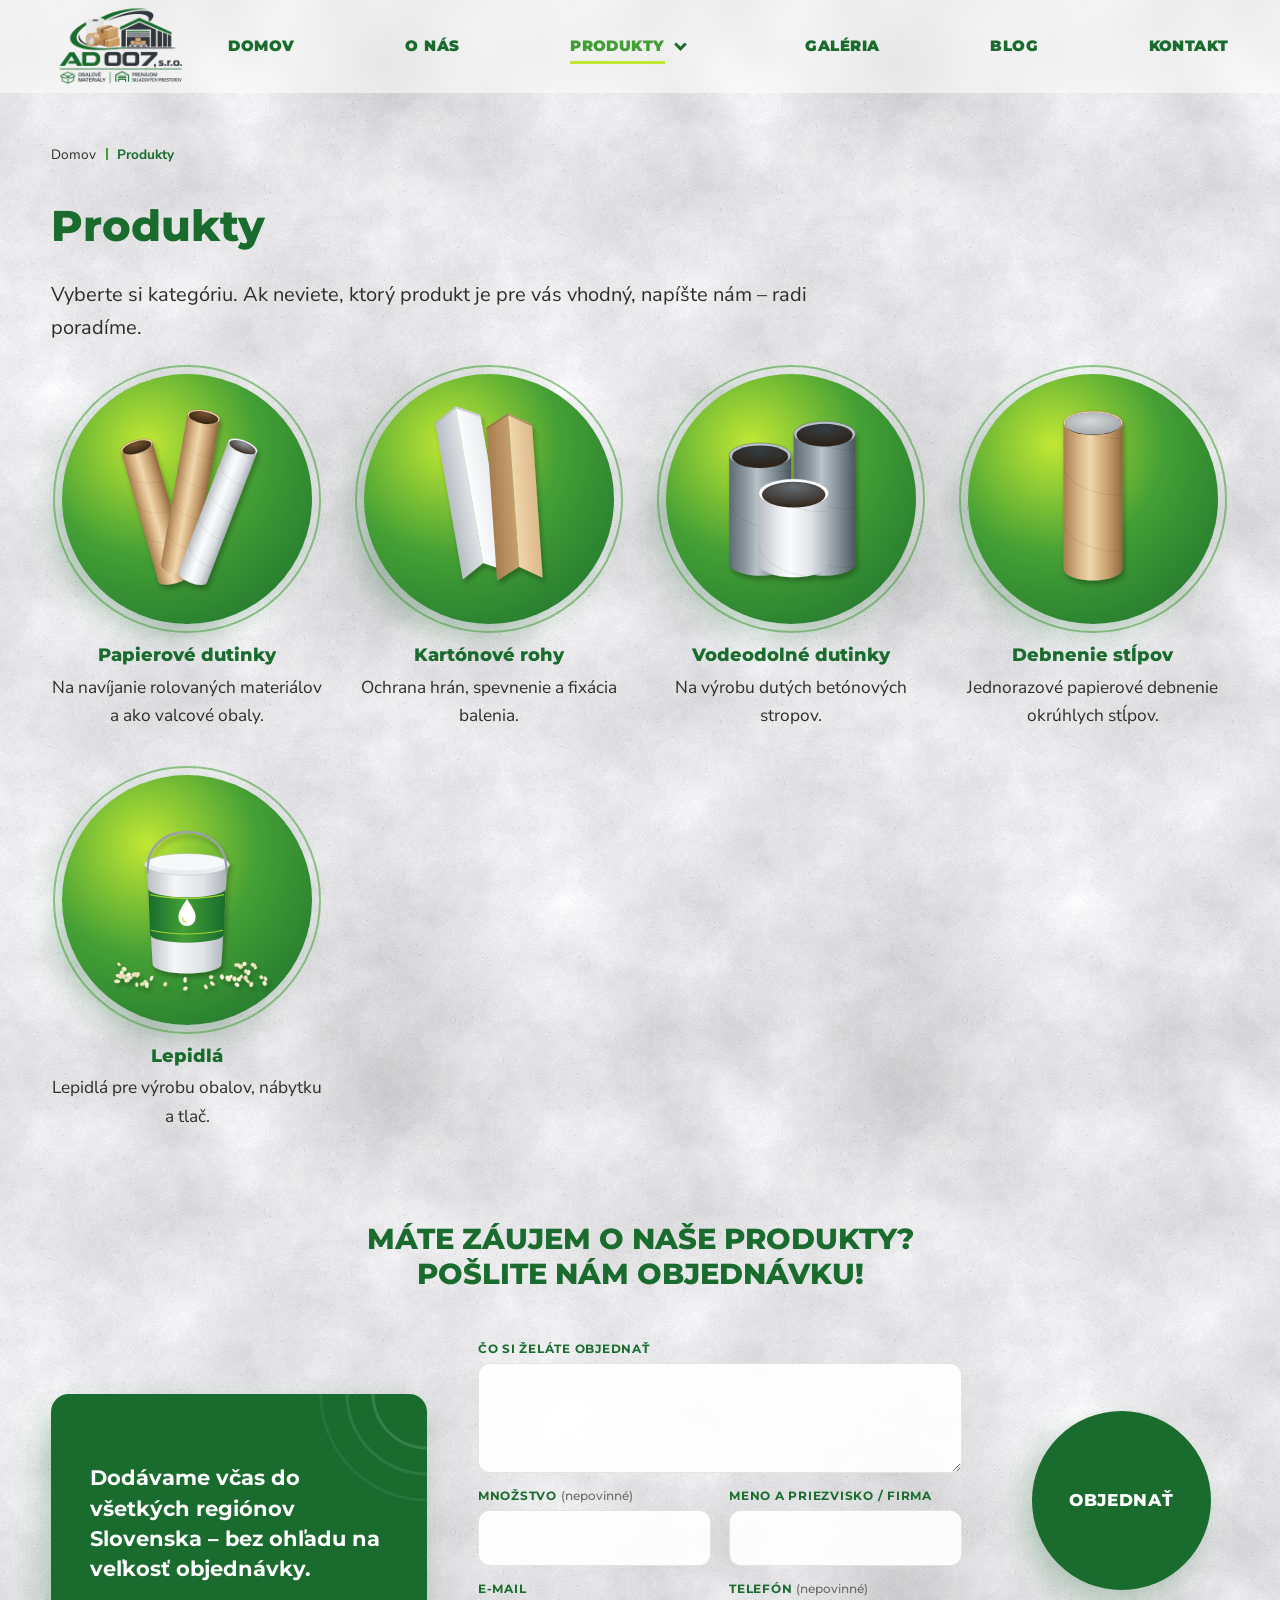
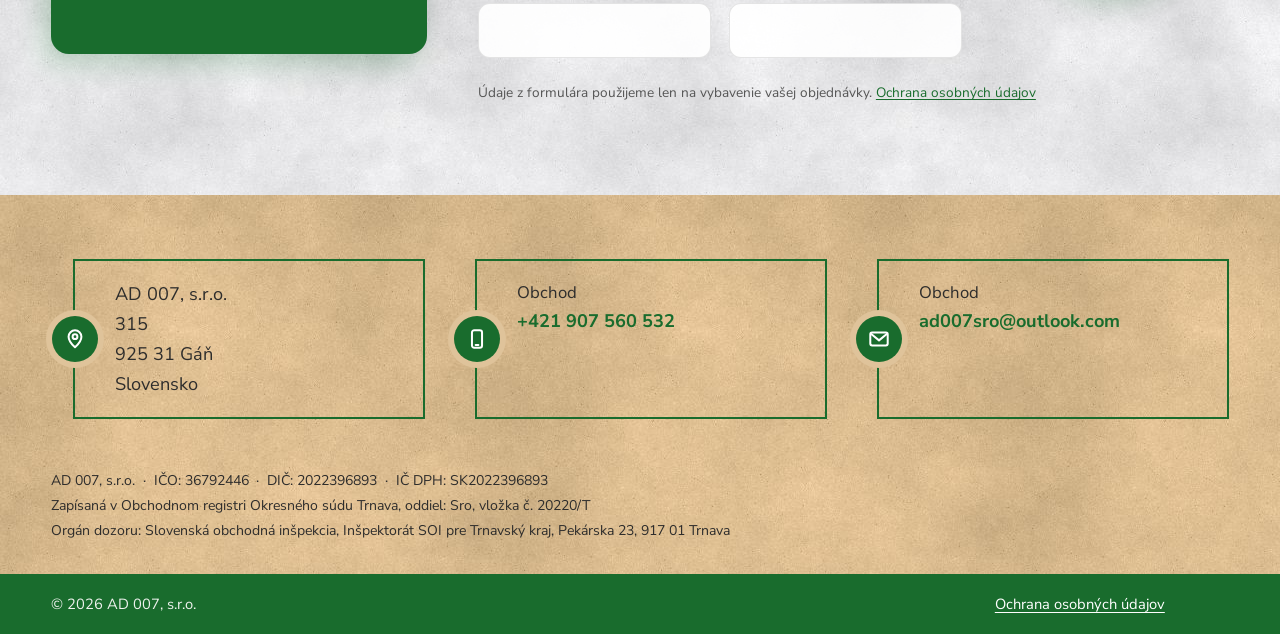
<file: produkty.html>
<!doctype html>
<html lang="sk" class="no-js" data-frame="ring" data-round="circle" data-cta="pill" data-small="circle" data-card="rounded">
<head>
<meta charset="utf-8">
<meta name="viewport" content="width=device-width, initial-scale=1">
<meta http-equiv="Content-Security-Policy" content="default-src 'self'; script-src 'self' 'sha256-cvlem2Rlcb+inScVb7910PMAU98gRDEfAIUVUKXOWd4='; style-src 'self' 'unsafe-inline'; img-src 'self'; font-src 'self'; frame-src https://www.openstreetmap.org; connect-src 'self'; form-action 'self' mailto:; base-uri 'self'; object-src 'none'">
<title>Produkty | AD 007, s.r.o.</title>
<meta name="description" content="Prehľad produktov AD 007, s.r.o.">
<meta property="og:type" content="website">
<meta property="og:locale" content="sk_SK">
<meta property="og:site_name" content="AD 007, s.r.o.">
<meta property="og:title" content="Produkty | AD 007, s.r.o.">
<meta property="og:description" content="Prehľad produktov AD 007, s.r.o.">
<meta name="theme-color" content="#196c2d">
<link rel="icon" href="assets/img/favicon.svg">
<link rel="stylesheet" href="assets/css/style.css">
<style>:root{--c-dark:#196c2d;--c-main:#439f35;--c-accent:#c1e834;--c-kraft:#dfc39a;--c-text:#2e2d2c;--logo-size:125;--logo-pad:0}</style>
<script>document.documentElement.className="js"</script>
</head>
<body>
<a class="skip-link" href="#obsah">Preskočiť na obsah</a>
<header class="site-header"><div class="wrap header-inner"><a class="logo" href="index.html" title="Úvodná stránka"><img src="media/ad007-logo-196c2d.png" alt="AD 007, s.r.o." width="1200" height="800"></a><nav class="main-nav" id="hlavne-menu" aria-label="Hlavné menu"><ul><li><a href="index.html">Domov</a></li><li><a href="o-nas.html">O nás</a></li><li class="has-sub"><a href="produkty.html" aria-current="page">Produkty</a><button class="sub-toggle" type="button" aria-expanded="false" aria-controls="podmenu-produkty"><span class="sr-only">Zobraziť zoznam produktov</span></button><ul class="sub" id="podmenu-produkty"><li><a href="produkt-papierove-dutinky.html">Papierové dutinky</a></li><li><a href="produkt-kartonove-rohy.html">Kartónové rohy</a></li><li><a href="produkt-vodeodolne-dutinky.html">Vodeodolné dutinky</a></li><li><a href="produkt-debnenie-stlpov.html">Debnenie stĺpov</a></li><li><a href="produkt-lepidla.html">Lepidlá</a></li></ul></li><li><a href="galeria.html">Galéria</a></li><li><a href="blog.html">Blog</a></li><li><a href="kontakt.html">Kontakt</a></li></ul></nav><button class="nav-toggle" type="button" aria-expanded="false" aria-controls="hlavne-menu"><span aria-hidden="true"></span><span class="sr-only">Menu</span></button></div></header>
<main id="obsah" tabindex="-1"><div class="wrap page-head"><nav class="crumbs" aria-label="Omrvinková navigácia"><ol><li><a href="index.html">Domov</a></li><li><span aria-current="page">Produkty</span></li></ol></nav><h1>Produkty</h1></div><div class="wrap page-body"><div class="rich lead"><p>Vyberte si kategóriu. Ak neviete, ktorý produkt je pre vás vhodný, napíšte nám – radi poradíme.</p></div><br><div class="cards"><a class="card" href="produkt-papierove-dutinky.html"><div class="frame"><img src="assets/img/produkt-dutinky.svg" alt="" width="700" height="760" loading="lazy"></div><h3>Papierové dutinky</h3><p>Na navíjanie rolovaných materiálov a ako valcové obaly.</p></a><a class="card" href="produkt-kartonove-rohy.html"><div class="frame"><img src="assets/img/produkt-rohy.svg" alt="" width="640" height="760" loading="lazy"></div><h3>Kartónové rohy</h3><p>Ochrana hrán, spevnenie a fixácia balenia.</p></a><a class="card" href="produkt-vodeodolne-dutinky.html"><div class="frame"><img src="assets/img/produkt-vodeodolne.svg" alt="" width="640" height="760" loading="lazy"></div><h3>Vodeodolné dutinky</h3><p>Na výrobu dutých betónových stropov.</p></a><a class="card" href="produkt-debnenie-stlpov.html"><div class="frame"><img src="assets/img/produkt-debnenie.svg" alt="" width="640" height="760" loading="lazy"></div><h3>Debnenie stĺpov</h3><p>Jednorazové papierové debnenie okrúhlych stĺpov.</p></a><a class="card" href="produkt-lepidla.html"><div class="frame"><img src="assets/img/produkt-lepidla.svg" alt="" width="640" height="760" loading="lazy"></div><h3>Lepidlá</h3><p>Lepidlá pre výrobu obalov, nábytku a tlač.</p></a></div></div><section class="order" id="objednavka" aria-labelledby="objednavka-nadpis"><div class="wrap"><h2 class="order-title" id="objednavka-nadpis">Máte záujem o naše produkty? Pošlite nám objednávku!</h2><div class="order-grid"><p class="order-note">Dodávame včas do všetkých regiónov Slovenska – bez ohľadu na veľkosť objednávky.</p><form class="order-form" action="mailto:ad007sro@outlook.com" method="post" enctype="text/plain" data-mode="mailto" data-to="ad007sro@outlook.com" data-subject="Objednávka z webu" data-l-order="Čo si želáte objednať" data-l-qty="Množstvo" data-l-name="Meno a priezvisko / firma" data-l-email="E-mail" data-l-phone="Telefón" data-ok-msg="Ďakujeme! Vašu objednávku sme prijali a čoskoro sa vám ozveme." data-err-msg="Objednávku sa nepodarilo odoslať. Skúste to prosím znova alebo nám zavolajte." data-mailto-msg="Otvára sa váš e-mailový program s pripravenou objednávkou – stačí ju odoslať."><div class="fields"><div class="field wide"><label for="f-objednavka"><span>Čo si želáte objednať</span></label><textarea id="f-objednavka" name="objednavka" rows="3" required maxlength="4000"></textarea></div><div class="field"><label for="f-mnozstvo"><span>Množstvo</span> <span class="opt">(nepovinné)</span></label><input id="f-mnozstvo" name="mnozstvo" maxlength="200"></div><div class="field"><label for="f-meno"><span>Meno a priezvisko / firma</span></label><input id="f-meno" name="meno" required maxlength="200" autocomplete="name"></div><div class="field"><label for="f-email"><span>E-mail</span></label><input id="f-email" type="email" name="email" required maxlength="200" autocomplete="email"></div><div class="field"><label for="f-telefon"><span>Telefón</span> <span class="opt">(nepovinné)</span></label><input id="f-telefon" type="tel" name="telefon" maxlength="50" autocomplete="tel"></div><div class="hp" aria-hidden="true"><label>Toto pole nevypĺňajte <input name="web" tabindex="-1" autocomplete="off"></label></div><input type="hidden" name="spat" value="produkty.html"></div><div class="order-actions"><button type="submit" class="round-btn pulse"><span>Objednať</span></button></div><p class="form-note"><span>Údaje z formulára použijeme len na vybavenie vašej objednávky.</span> <a href="ochrana-osobnych-udajov.html">Ochrana osobných údajov</a></p><p class="form-status" role="status" aria-live="polite"></p><p class="form-msg ok" id="odoslane">Ďakujeme! Vašu objednávku sme prijali a čoskoro sa vám ozveme.</p><p class="form-msg err" id="chyba">Objednávku sa nepodarilo odoslať. Skúste to prosím znova alebo nám zavolajte.</p></form></div></div></section></main>
<footer class="site-footer"><div class="wrap"><div class="footer-boxes"><div class="fbox"><span class="fbox-icon"><svg viewBox="0 0 24 24" fill="none" stroke="currentColor" stroke-width="2.2" stroke-linecap="round" stroke-linejoin="round" aria-hidden="true"><path d="M12 21s-7-6.2-7-11.5A7 7 0 0 1 19 9.5C19 14.8 12 21 12 21z"/><circle cx="12" cy="9.5" r="2.6"/></svg></span><p><span>AD 007, s.r.o.</span><br><span>315</span><br><span>925 31</span> <span>Gáň</span><br><span>Slovensko</span></p></div><div class="fbox"><span class="fbox-icon"><svg viewBox="0 0 24 24" fill="none" stroke="currentColor" stroke-width="2.2" stroke-linecap="round" stroke-linejoin="round" aria-hidden="true"><rect x="6.5" y="2.5" width="11" height="19" rx="2.5"/><path d="M10.5 18.5h3"/></svg></span><p><span class="lbl">Obchod</span><a href="tel:+421907560532"><span>+421 907 560 532</span></a></p></div><div class="fbox"><span class="fbox-icon"><svg viewBox="0 0 24 24" fill="none" stroke="currentColor" stroke-width="2.2" stroke-linecap="round" stroke-linejoin="round" aria-hidden="true"><rect x="2.5" y="5" width="19" height="14" rx="2"/><path d="m3.5 6.5 8.5 7 8.5-7"/></svg></span><p><span class="lbl">Obchod</span><a href="mailto:ad007sro@outlook.com"><span>ad007sro@outlook.com</span></a></p></div></div><div class="footer-legal"><p>AD 007, s.r.o.<span>IČO: 36792446</span><span>DIČ: 2022396893</span><span>IČ DPH: SK2022396893</span></p><p>Zapísaná v Obchodnom registri Okresného súdu Trnava, oddiel: Sro, vložka č. 20220/T</p><p>Orgán dozoru: Slovenská obchodná inšpekcia, Inšpektorát SOI pre Trnavský kraj, Pekárska 23, 917 01 Trnava</p></div></div><div class="footer-bar"><div class="wrap"><span>© 2026 AD 007, s.r.o.</span><a href="ochrana-osobnych-udajov.html">Ochrana osobných údajov</a></div></div></footer>
<a class="to-top" href="#" aria-label="Späť na začiatok stránky"><svg viewBox="0 0 24 24" fill="none" stroke="currentColor" stroke-width="2.2" stroke-linecap="round" stroke-linejoin="round" aria-hidden="true"><path d="M12 19V5M6 11l6-6 6 6"/></svg></a>
<script src="assets/js/site.js" defer></script>
</body>
</html>
</file>
<file: assets/css/style.css>
/* ==========================================================================
   AD 007 – štýly webu
   Rozloženie inšpirované pôvodnou stránkou (textúra papiera, zelená paleta,
   tvar „lístka“ = kruh s jedným hranatým rohom), ale napísané nanovo:
   bez jQuery, bez magických záporných okrajov, rovnaké v Chrome aj Firefoxe.
   ========================================================================== */

@font-face {
  font-family: 'Montserrat';
  src: url(../fonts/montserrat-latin-ext.woff2) format('woff2');
  font-weight: 100 900; font-style: normal; font-display: swap;
  unicode-range: U+0100-02BA, U+02BD-02C5, U+02C7-02CC, U+02CE-02D7, U+02DD-02FF, U+0304, U+0308, U+0329, U+1D00-1DBF, U+1E00-1E9F, U+1EF2-1EFF, U+2020, U+20A0-20AB, U+20AD-20C0, U+2113, U+2C60-2C7F, U+A720-A7FF;
}
@font-face {
  font-family: 'Montserrat';
  src: url(../fonts/montserrat-latin.woff2) format('woff2');
  font-weight: 100 900; font-style: normal; font-display: swap;
  unicode-range: U+0000-00FF, U+0131, U+0152-0153, U+02BB-02BC, U+02C6, U+02DA, U+02DC, U+0304, U+0308, U+0329, U+2000-206F, U+20AC, U+2122, U+2191, U+2193, U+2212, U+2215, U+FEFF, U+FFFD;
}
@font-face {
  font-family: 'Nunito Sans';
  src: url(../fonts/nunito-sans-latin-ext.woff2) format('woff2');
  font-weight: 200 1000; font-style: normal; font-display: swap;
  unicode-range: U+0100-02BA, U+02BD-02C5, U+02C7-02CC, U+02CE-02D7, U+02DD-02FF, U+0304, U+0308, U+0329, U+1D00-1DBF, U+1E00-1E9F, U+1EF2-1EFF, U+2020, U+20A0-20AB, U+20AD-20C0, U+2113, U+2C60-2C7F, U+A720-A7FF;
}
@font-face {
  font-family: 'Nunito Sans';
  src: url(../fonts/nunito-sans-latin.woff2) format('woff2');
  font-weight: 200 1000; font-style: normal; font-display: swap;
  unicode-range: U+0000-00FF, U+0131, U+0152-0153, U+02BB-02BC, U+02C6, U+02DA, U+02DC, U+0304, U+0308, U+0329, U+2000-206F, U+20AC, U+2122, U+2191, U+2193, U+2212, U+2215, U+FEFF, U+FFFD;
}

:root {
  /* farby – editor ich prepisuje podľa nastavení */
  --c-dark: #196c2d;
  --c-main: #439f35;
  --c-accent: #c1e834;
  --c-kraft: #dfc39a;
  --c-text: #2e2d2c;
  --c-paper: #e4e4e4;
  --c-white: #fff;
  --c-line: #cfcfcf;

  --font-head: 'Montserrat', 'Segoe UI', system-ui, sans-serif;
  --font-body: 'Nunito Sans', 'Segoe UI', system-ui, sans-serif;

  /* tvary – editor ich prepína atribútmi data-* na <html> (Vzhľad a logo → Tvary a tlačidlá) */
  --r-card: 18px;                 /* karty, mapa, tabuľky, galéria */
  --r-field: 12px;                /* políčka formulára */
  --r-cta: 999px;                 /* bežné tlačidlá */
  --r-round: 50%;                 /* veľké okrúhle tlačidlá */
  --r-small: 50%;                 /* malé tlačidlá a ikony */
  --r-frame: 50%;                 /* rámčeky obrázkov produktov */
  --frame-ring: 2px;              /* obrúčka okolo rámčeka – ako prierez dutinky */
  --frame-clip: none;
  --wrap: 1320px;
  --gutter: clamp(16px, 4vw, 60px);
  /* logo z editora (Vzhľad a logo): veľkosť v % a okraje nad a pod ním v px; hlavička = logo (aspoň ako pri 100 %) + okraje */
  --logo-size: 100;
  --logo-pad: 15;
  --card-size: 100;               /* veľkosť obrázkov v kartách produktov v % */
  --logo-h: calc(74px * var(--logo-size) / 100);
  --header-h: calc(max(74px, var(--logo-h)) + var(--logo-pad) * 2px);
  --space: clamp(48px, 7vw, 110px);
  --shadow-soft: -10px 12px 26px rgba(25, 108, 45, .24);
}

html[data-card="soft"] { --r-card: 30px; --r-field: 18px; }
html[data-card="square"] { --r-card: 4px; --r-field: 3px; }
html[data-cta="rounded"] { --r-cta: 12px; }
html[data-cta="square"] { --r-cta: 3px; }
html[data-round="squircle"] { --r-round: 32%; }
html[data-round="soft"] { --r-round: 18%; }
html[data-small="squircle"] { --r-small: 30%; }
html[data-small="square"] { --r-small: 6px; }
html[data-frame="circle"] { --frame-ring: 0px; }
html[data-frame="squircle"] { --r-frame: 24%; --frame-ring: 0px; }
html[data-frame="arch"] { --r-frame: 50% 50% 14px 14px; --frame-ring: 0px; }
html[data-frame="hexagon"] { --r-frame: 0; --frame-ring: 0px; --frame-clip: polygon(25% 6.7%, 75% 6.7%, 100% 50%, 75% 93.3%, 25% 93.3%, 0 50%); }

*, *::before, *::after { box-sizing: border-box; }

html { -webkit-text-size-adjust: 100%; scroll-behavior: smooth; scroll-padding-top: calc(var(--header-h) + 16px); }
@media (prefers-reduced-motion: reduce) { html { scroll-behavior: auto; } }

body {
  margin: 0;
  min-height: 100vh;
  display: flex;
  flex-direction: column;
  font-family: var(--font-body);
  font-size: clamp(16px, 15px + .25vw, 19px);
  line-height: 1.65;
  color: var(--c-text);
  background: var(--c-paper) url(../img/paper-bg.jpg) repeat;
}
main { flex: 1 0 auto; }

img, svg { max-width: 100%; height: auto; display: block; }
a { color: var(--c-dark); text-underline-offset: .18em; }
a:hover { color: var(--c-main); }
p { margin: 0 0 1em; }
h1, h2, h3 { font-family: var(--font-head); color: var(--c-dark); line-height: 1.2; margin: 0 0 .6em; }
h1 { font-weight: 800; font-size: clamp(1.8rem, 1.2rem + 2vw, 2.7rem); }
h2 { font-weight: 800; font-size: clamp(1.4rem, 1.05rem + 1.2vw, 2rem); }
h3 { font-weight: 700; font-size: 1.2rem; }

:focus-visible { outline: 3px solid var(--c-dark); outline-offset: 3px; }

.sr-only {
  position: absolute !important; width: 1px; height: 1px; padding: 0; margin: -1px;
  overflow: hidden; clip: rect(0 0 0 0); white-space: nowrap; border: 0;
}
.skip-link {
  position: absolute; left: 12px; top: -60px; z-index: 100;
  background: var(--c-dark); color: #fff; padding: 10px 16px; border-radius: 0 0 12px 12px;
  font-weight: 700; text-decoration: none; transition: top .2s;
}
.skip-link:focus { top: 0; color: #fff; }

.wrap { width: min(100% - 2 * var(--gutter), var(--wrap)); margin-inline: auto; }
.center { text-align: center; }

/* ---------- tlačidlá ---------- */
.btn {
  display: inline-flex; align-items: center; gap: .6em;
  font: 800 .95rem/1 var(--font-head); text-transform: uppercase; letter-spacing: .04em;
  color: #fff; background: var(--c-dark);
  padding: 1em 1.6em; border: 0; border-radius: var(--r-cta);
  text-decoration: none; cursor: pointer;
  box-shadow: var(--shadow-soft);
  transition: background .2s, transform .2s;
}
.btn:hover { background: var(--c-main); color: #fff; transform: translateY(-2px); }
.btn svg { width: 1.1em; height: 1.1em; }

/* ==========================================================================
   Hlavička
   ========================================================================== */
.site-header {
  position: sticky; top: 0; z-index: 50;
  height: var(--header-h);
  background: rgba(255, 255, 255, .55);
  -webkit-backdrop-filter: blur(8px); backdrop-filter: blur(8px);
  transition: background .3s, box-shadow .3s;
}
.site-header.is-scrolled { background: rgba(255, 255, 255, .92); box-shadow: 0 6px 24px rgba(0, 0, 0, .08); }
.header-inner { height: 100%; display: flex; align-items: center; gap: clamp(20px, 3vw, 56px); }

.logo { flex: none; display: flex; align-items: center; text-decoration: none; color: var(--c-text); }
.logo img { max-height: var(--logo-h); max-width: min(260px * var(--logo-size) / 100, 42vw); width: auto; object-fit: contain; }
/* zástupné pole, kým nie je nahrané vlastné logo */
.logo-placeholder {
  display: inline-flex; align-items: center; justify-content: center; gap: .55em;
  width: max(140px, 190px * var(--logo-size) / 100); max-width: max(190px, 42vw); height: max(44px, var(--logo-h) - 10px);
  border: 2px dashed var(--c-main); border-radius: 12px;
  background: repeating-linear-gradient(-45deg, rgba(255, 255, 255, .8) 0 10px, rgba(193, 232, 52, .16) 10px 20px);
  color: var(--c-dark); font: 800 .8rem/1 var(--font-head); text-transform: uppercase; letter-spacing: .14em;
}
.logo-placeholder svg { width: 22px; height: 22px; flex: none; }

.main-nav { flex: 1; }
.main-nav > ul { display: flex; justify-content: space-between; align-items: center; gap: 12px; list-style: none; margin: 0; padding: 0; }
.main-nav li { position: relative; }
.main-nav a {
  display: inline-block; padding: .55rem 0;
  font: 900 clamp(.9rem, .62rem + .42vw, 1.12rem)/1.2 var(--font-head);
  text-transform: uppercase; letter-spacing: .03em;
  color: var(--c-dark); text-decoration: none;
  background: linear-gradient(var(--c-accent), var(--c-accent)) 0 100% / 0 3px no-repeat;
  transition: background-size .25s, color .2s;
}
.main-nav a:hover, .main-nav a[aria-current="page"] { color: var(--c-main); background-size: 100% 3px; }

.has-sub { display: flex; align-items: center; }
.sub-toggle {
  width: 28px; height: 28px; margin-left: 2px; padding: 0; border: 0; background: none; cursor: pointer;
  color: var(--c-dark); display: grid; place-items: center; border-radius: 50%;
}
.sub-toggle::before {
  content: ''; width: 9px; height: 9px; border: solid currentColor; border-width: 0 3px 3px 0;
  transform: translateY(-2px) rotate(45deg); transition: transform .2s;
}
.has-sub.is-open > .sub-toggle::before { transform: translateY(2px) rotate(225deg); }
.sub {
  position: absolute; top: 100%; left: -18px; min-width: 270px;
  list-style: none; margin: 0; padding: 10px 0;
  background: rgba(255, 255, 255, .97); border-radius: var(--r-card);
  box-shadow: 0 18px 40px rgba(0, 0, 0, .12);
  opacity: 0; visibility: hidden; transform: translateY(8px);
  transition: opacity .2s, transform .2s, visibility .2s;
}
.has-sub:hover > .sub, .has-sub:focus-within > .sub, .has-sub.is-open > .sub { opacity: 1; visibility: visible; transform: none; }
.sub a {
  display: block; padding: .6rem 1.4rem; background: none;
  font: 700 .98rem/1.3 var(--font-head); text-transform: none; letter-spacing: 0; color: var(--c-text);
}
.sub a:hover, .sub a[aria-current="page"] { color: var(--c-dark); background: rgba(193, 232, 52, .25); }

.langs { display: flex; gap: .6rem; list-style: none; margin: 0; padding: 0; font: 600 .85rem var(--font-head); }
.langs a { color: var(--c-text); text-decoration: none; opacity: .75; }
.langs a[aria-current="true"], .langs a:hover { color: var(--c-dark); opacity: 1; font-weight: 800; }

.nav-toggle {
  display: none; margin-left: auto; width: 52px; height: 52px; padding: 0; border: 0; cursor: pointer;
  border-radius: var(--r-small); background: var(--c-dark); color: #fff; place-items: center;
}
.nav-toggle span:first-child, .nav-toggle span:first-child::before, .nav-toggle span:first-child::after {
  content: ''; display: block; width: 22px; height: 3px; border-radius: 2px; background: currentColor; transition: transform .25s, opacity .2s;
}
.nav-toggle span:first-child { position: relative; }
.nav-toggle span:first-child::before { position: absolute; top: -7px; }
.nav-toggle span:first-child::after { position: absolute; top: 7px; }
.nav-open .nav-toggle span:first-child { background: transparent; }
.nav-open .nav-toggle span:first-child::before { transform: translateY(7px) rotate(45deg); }
.nav-open .nav-toggle span:first-child::after { transform: translateY(-7px) rotate(-45deg); }

@media (max-width: 1100px) {
  /* na mobile je logo nanajvýš 64 px vysoké a okraje nanajvýš 20 px */
  :root { --logo-h: min(48px * var(--logo-size) / 100, 64px); --header-h: calc(max(48px, var(--logo-h)) + min(var(--logo-pad), 20) * 2px); }
  .logo-placeholder { width: max(120px, 150px * var(--logo-size) / 100); max-width: max(150px, 42vw); }
  .js .nav-toggle { display: grid; }
  .js .main-nav {
    position: fixed; left: 0; right: 0; top: var(--header-h);
    max-height: calc(100vh - var(--header-h)); overflow-y: auto;
    background: #fff; box-shadow: 0 24px 40px rgba(0, 0, 0, .14);
    padding: 12px var(--gutter) 28px;
    visibility: hidden; opacity: 0; transform: translateY(-12px);
    transition: opacity .25s, transform .25s, visibility .25s;
  }
  .js .nav-open .main-nav { visibility: visible; opacity: 1; transform: none; }
  /* rozostrenie hlavičky by z otvoreného menu urobilo priesvitný panel uzavretý v hlavičke */
  .site-header.nav-open { -webkit-backdrop-filter: none; backdrop-filter: none; background: #fff; }
  .main-nav > ul { flex-direction: column; align-items: stretch; gap: 0; }
  .main-nav > ul > li { border-bottom: 1px solid rgba(0, 0, 0, .08); }
  .main-nav a { padding: .95rem 0; font-size: 1.05rem; }
  .has-sub { flex-wrap: wrap; justify-content: space-between; }
  .sub-toggle { width: 44px; height: 44px; }
  .sub {
    position: static; width: 100%; min-width: 0; box-shadow: none; background: rgba(193, 232, 52, .14);
    border-radius: var(--r-card); margin-bottom: 12px;
    display: none; opacity: 1; visibility: visible; transform: none;
  }
  .has-sub:hover > .sub, .has-sub:focus-within > .sub { display: none; }
  .has-sub.is-open > .sub { display: block; }
  .langs { margin-top: 16px; }
  /* bez JavaScriptu: menu je jednoducho zobrazené pod hlavičkou */
  html:not(.js) .site-header { height: auto; position: static; }
  html:not(.js) .header-inner { flex-wrap: wrap; padding-block: 12px; }
  html:not(.js) .main-nav { flex-basis: 100%; }
  html:not(.js) .has-sub > .sub { display: block; }
  html:not(.js) .hero { margin-top: 0; }    /* hlavička je tu v toku stránky – slider ju nemá podliezať */
}

/* ==========================================================================
   Úvodný slider
   ========================================================================== */
.hero {
  position: relative; overflow: hidden;
  margin-top: calc(-1 * var(--header-h));      /* hlavička má pevnú výšku → žiadne prekrývanie */
  height: max(600px, min(100vh, 1000px));
  height: max(600px, min(100svh, 1000px));
  /* vlastné pozadie z editora príde ako style="background-image:…" priamo na .hero */
  background: #d9dadb url(../img/hero-bg.jpg) center / cover no-repeat;
  isolation: isolate;
  touch-action: pan-y pinch-zoom;     /* vodorovné potiahnutie prstom prepína snímky (site.js) */
}
.slides { position: absolute; inset: 0; }
.slide { position: absolute; inset: 0; opacity: 0; visibility: hidden; transition: opacity .9s ease, visibility .9s; }
.slide.is-active { opacity: 1; visibility: visible; z-index: 1; }

.slide-title {
  position: absolute; top: calc(var(--header-h) + clamp(16px, 5vh, 60px)); right: var(--gutter);
  max-width: min(14ch, 60%); margin: 0; text-align: right;
  font: 900 clamp(2.1rem, 1rem + 3.4vw, 4.4rem)/1.08 var(--font-head);
  text-transform: uppercase; color: var(--c-dark); overflow-wrap: break-word;
  transform: translateX(25%); opacity: 0; transition: transform 1s cubic-bezier(.2, .8, .2, 1) .25s, opacity 1s .25s;
}
.slide-img {
  position: absolute; bottom: 0; left: 50%; z-index: -1;
  height: min(76%, 760px); width: auto; max-width: 62%; object-fit: contain; object-position: bottom;
  transform: translate(-50%, 70%); opacity: 0;
  transition: transform 1.1s cubic-bezier(.2, .8, .2, 1) .1s, opacity .8s .1s;
}
.slide-body {
  position: absolute; left: var(--gutter); bottom: clamp(64px, 12vh, 140px);
  max-width: min(24ch, 38%);
  transform: translateX(-25%); opacity: 0; transition: transform 1s cubic-bezier(.2, .8, .2, 1) .35s, opacity 1s .35s;
}
.slide-text { margin: 0 0 1.1em; font: 800 clamp(1.15rem, .8rem + 1vw, 1.8rem)/1.35 var(--font-head); color: var(--c-dark); }
.slide.is-active .slide-title, .slide.is-active .slide-img, .slide.is-active .slide-body { transform: translate(0); opacity: 1; }
.slide.is-active .slide-img { transform: translate(-50%, 0); }
/* susedná snímka pri ťahaní prstom / ručnom prepnutí: hotová, bez postupného nábehu (posúva ju site.js) */
.slide.is-peek { opacity: 1; visibility: visible; transition: none; }
.slide.is-peek .slide-title, .slide.is-peek .slide-img, .slide.is-peek .slide-body { transform: translate(0); opacity: 1; transition: none; }
.slide.is-peek .slide-img { transform: translate(-50%, 0); }

.hero-arrow {
  position: absolute; top: 50%; z-index: 3; width: 58px; height: 58px; margin-top: -29px; padding: 0;
  border: 0; border-radius: var(--r-small); cursor: pointer; display: grid; place-items: center;
  background: rgba(255, 255, 255, .7); color: var(--c-dark);
  box-shadow: 0 6px 18px rgba(0, 0, 0, .12); transition: background .2s, color .2s;
}
.hero-arrow:hover { background: var(--c-dark); color: #fff; }
.hero-arrow svg { width: 26px; height: 26px; }
.hero-prev { left: 14px; }
.hero-next { right: 14px; }
/* pás s bodkami je cez celú šírku – prázdne miesto nesmie zakrývať šípky (na mobile sú v rovnakej výške) */
.hero-dots { position: absolute; left: 0; right: 0; bottom: 22px; z-index: 3; display: flex; justify-content: center; gap: 10px; pointer-events: none; }
.hero-dots button { pointer-events: auto; }
.hero-dots button {
  width: 14px; height: 14px; padding: 0; border: 2px solid var(--c-dark); border-radius: 50%;
  background: rgba(255, 255, 255, .8); cursor: pointer; transition: width .3s, background .3s;
}
.hero-dots button[aria-current="true"] { width: 38px; border-radius: 7px; background: var(--c-dark); }
/* zastavenie automatického prepínania (WCAG 2.2.2) */
.hero-dots .hero-pause {
  width: 30px; height: 30px; margin: -8px 6px -8px 0; border: 0; border-radius: var(--r-small);
  display: grid; place-items: center; background: rgba(255, 255, 255, .8); color: var(--c-dark);
}
.hero-dots .hero-pause:hover { background: var(--c-dark); color: #fff; }
.hero-pause svg { width: 16px; height: 16px; }
html:not(.js) .hero-arrow, html:not(.js) .hero-dots { display: none; }
/* bez JavaScriptu: snímky pod sebou, aby boli všetky texty a tlačidlá dostupné */
html:not(.js) .hero { height: auto; min-height: 0; }
html:not(.js) .slides { position: static; }
html:not(.js) .slide { position: relative; height: max(600px, min(100vh, 1000px)); opacity: 1; visibility: visible; }
html:not(.js) .slide + .slide { border-top: 2px solid rgba(255, 255, 255, .6); }
html:not(.js) .slide .slide-title, html:not(.js) .slide .slide-body { transform: none; opacity: 1; }
html:not(.js) .slide .slide-img { transform: translate(-50%, 0); opacity: 1; }

@media (max-width: 760px) {
  .hero { height: auto; min-height: max(620px, 100svh); }
  .slide-title { left: var(--gutter); right: var(--gutter); max-width: none; text-align: left; font-size: clamp(1.9rem, 1rem + 5vw, 2.6rem); }
  .slide-img { height: 52%; max-width: 92%; }
  .slide-body {
    left: var(--gutter); right: var(--gutter); bottom: 60px; max-width: none;
    background: rgba(255, 255, 255, .82); padding: 16px 18px; border-radius: var(--r-card);
    -webkit-backdrop-filter: blur(4px); backdrop-filter: blur(4px);
  }
  .slide-text { font-size: 1.1rem; margin-bottom: .8em; }
  .hero-arrow { top: auto; bottom: 8px; margin: 0; width: 44px; height: 44px; }
  .hero-dots { bottom: 22px; }
}

/* ==========================================================================
   Sekcie
   ========================================================================== */
.section { padding-block: var(--space); }
.section-title { text-align: center; margin-bottom: clamp(28px, 4vw, 56px); }
.band { background: rgba(255, 255, 255, .38); }

/* obrázok s posunutou kraftovou podložkou */
.offset-figure { position: relative; margin: 0 30px 30px 0; isolation: isolate; }
.offset-figure::before {
  content: ''; position: absolute; inset: 30px -30px -30px 30px; z-index: -1;
  background: var(--c-kraft) url(../img/kraft-bg.jpg);
}
.offset-figure img { width: 100%; aspect-ratio: 3 / 4; object-fit: cover; }

.intro { display: grid; grid-template-columns: minmax(0, 5fr) minmax(0, 7fr); gap: clamp(40px, 7vw, 120px); align-items: center; }
.intro-text { font-size: 1.12em; }
.intro-text p { margin-bottom: 1.4em; }
@media (max-width: 860px) {
  .intro { grid-template-columns: 1fr; }
  .intro .offset-figure { max-width: 460px; }
}

/* text z editora */
.rich > :last-child { margin-bottom: 0; }
.rich h2 { margin-top: 1.4em; }
.rich h3 { margin-top: 1.2em; }
.rich ul { list-style: none; padding-left: 0; margin: 0 0 1.2em; }
.rich ul li { position: relative; padding-left: 2.6em; margin: .7em 0; }
.rich ul li::before {
  content: ''; position: absolute; left: .35em; top: .3em; width: 1.2em; height: 1.2em;
  border: 2px solid var(--c-main); border-radius: 50%;
  background: radial-gradient(circle, transparent 0 34%, rgba(193, 232, 52, .55) 38%);
}
.rich ol { padding-left: 1.4em; }
.rich ol li { margin: .5em 0; padding-left: .3em; }
.rich ol li::marker { color: var(--c-dark); font-weight: 800; }
.rich blockquote { margin: 1.5em 0; padding: 1em 1.4em; border-left: 4px solid var(--c-main); background: rgba(255, 255, 255, .5); border-radius: 0 18px 18px 0; }

/* ---------- karty produktov ---------- */
.cards { display: grid; grid-template-columns: repeat(auto-fill, minmax(min(100%, max(200px, 230px * var(--card-size) / 100)), 1fr)); gap: 44px 30px; }
.card { display: block; text-align: center; text-decoration: none; color: var(--c-text); }
.card h3 { margin: 1.1em 0 .4em; font-weight: 800; font-size: 1.15rem; }
.card p { margin: 0; font-size: .95em; }
.card:hover h3 { color: var(--c-main); }
.frame {
  position: relative; aspect-ratio: 1; overflow: hidden;
  border-radius: var(--r-frame); clip-path: var(--frame-clip);
  background: radial-gradient(circle at 34% 28%, var(--c-accent) 0, var(--c-main) 46%, var(--c-dark) 100%);
  box-shadow: var(--shadow-soft);
  outline: var(--frame-ring) solid color-mix(in srgb, var(--c-main) 55%, transparent); outline-offset: 7px;
  transition: transform .35s cubic-bezier(.2, .8, .2, 1), outline-offset .35s cubic-bezier(.2, .8, .2, 1);
}
.frame img { width: 100%; height: 100%; object-fit: contain; padding: 9%; }
.frame.is-cover img { object-fit: cover; padding: 0; }
html[data-frame="hexagon"] .frame:not(.is-cover) img { padding: 15%; }
.card:hover .frame { transform: translateY(-6px); outline-offset: 12px; }
.card .frame { width: min(100%, 250px * var(--card-size) / 100); margin-inline: auto; }

/* ==========================================================================
   Objednávkový formulár
   ========================================================================== */
.order { padding-block: var(--space); position: relative; }
.order-title {
  text-align: center; text-transform: uppercase; font-weight: 800;
  font-size: clamp(1.25rem, .95rem + 1.1vw, 1.9rem); max-width: 34ch; margin: 0 auto clamp(32px, 4vw, 56px);
}
.order-grid { display: grid; grid-template-columns: minmax(0, 4fr) minmax(0, 8fr); gap: clamp(28px, 4vw, 64px); align-items: center; }
.order-note {
  margin: 0; padding: clamp(28px, 3vw, 44px); color: #fff;
  background:
    radial-gradient(circle at 100% 0, transparent 0 52px, rgba(255, 255, 255, .13) 53px 55px, transparent 56px 78px,
      rgba(255, 255, 255, .09) 79px 81px, transparent 82px 104px, rgba(255, 255, 255, .06) 105px 107px, transparent 108px),
    var(--c-dark);
  border-radius: var(--r-card);
  font: 700 clamp(1.05rem, .9rem + .5vw, 1.35rem)/1.45 var(--font-head);
  box-shadow: var(--shadow-soft);
  min-height: 260px; display: flex; align-items: center;
}
.order-form { display: grid; grid-template-columns: minmax(0, 1fr) auto; gap: 24px clamp(24px, 4vw, 60px); align-items: center; }
.fields { display: grid; grid-template-columns: 1fr 1fr; gap: 16px 18px; }
.field { display: flex; flex-direction: column; gap: 6px; }
.field.wide { grid-column: 1 / -1; }
.field label { font: 700 .78rem/1.2 var(--font-head); text-transform: uppercase; letter-spacing: .06em; color: var(--c-dark); }
.field label .opt { font-weight: 500; text-transform: none; letter-spacing: 0; color: #6a6a6a; }
.field input, .field textarea {
  width: 100%; font: inherit; font-size: 1rem; color: var(--c-text);
  padding: .85rem 1.1rem; border: 1px solid rgba(0, 0, 0, .1); border-radius: var(--r-field);
  background: rgba(255, 255, 255, .92); transition: box-shadow .2s, border-color .2s;
}
.field textarea { min-height: 110px; resize: vertical; }
.field input:hover, .field textarea:hover, .field input:focus, .field textarea:focus {
  border-color: var(--c-main); box-shadow: -10px 10px 15px 2px rgba(67, 159, 53, .15); outline: none;
}
.field input:focus-visible, .field textarea:focus-visible { outline: 3px solid var(--c-main); outline-offset: 1px; }
.hp { position: absolute !important; left: -10000px !important; width: 1px; height: 1px; overflow: hidden; }
.form-note { grid-column: 1 / -1; margin: 0; font-size: .85rem; color: #555; }
.form-status { grid-column: 1 / -1; margin: 0; font-weight: 700; }
.form-status:empty { display: none; }
.form-status.ok { color: var(--c-dark); }
.form-status.err { color: #b3261e; }
.form-msg { display: none; grid-column: 1 / -1; margin: 0; padding: 14px 18px; border-radius: var(--r-card); font-weight: 700; }
.form-msg:target { display: block; }
.form-msg.ok { background: rgba(193, 232, 52, .35); color: var(--c-dark); }
.form-msg.err { background: #fde8e7; color: #b3261e; }

/* okrúhle pulzujúce tlačidlo */
.round-btn {
  position: relative; isolation: isolate; flex: none;
  width: clamp(150px, 14vw, 200px); aspect-ratio: 1; padding: 1em; border: 0; border-radius: var(--r-round);
  display: grid; place-items: center; text-align: center;
  font: 800 clamp(.9rem, .8rem + .3vw, 1.08rem)/1.25 var(--font-head); text-transform: uppercase; letter-spacing: .04em;
  color: #fff; background: var(--c-dark); text-decoration: none; cursor: pointer;
  box-shadow: var(--shadow-soft); transition: background .2s, transform .2s;
}
.round-btn:hover { background: var(--c-main); color: #fff; transform: scale(1.03); }
.round-btn.pulse::before, .round-btn.pulse::after {
  content: ''; position: absolute; inset: -14px; z-index: -1; border-radius: inherit;
  border: 2px solid var(--c-main); opacity: 0;
  animation: ripple 2.6s cubic-bezier(.2, .7, .3, 1) infinite;
}
.round-btn.pulse::after { animation-delay: 1.3s; }
@keyframes ripple { 0% { transform: scale(.88); opacity: .9; } 100% { transform: scale(1.32); opacity: 0; } }
@media (prefers-reduced-motion: reduce) {
  .round-btn.pulse::before { animation: none; opacity: .6; }
  .round-btn.pulse::after { display: none; }
}
.round-btn .ico { display: block; width: 34px; height: 34px; margin: 0 auto 6px; }
.round-btn.light { background: var(--c-main); }
.order-actions { display: flex; flex-wrap: wrap; gap: 28px; justify-content: center; align-items: center; padding: 18px; }

@media (max-width: 1000px) {
  .order-grid { grid-template-columns: 1fr; }
  .order-note { min-height: 0; }
}
@media (max-width: 640px) {
  .order-form { grid-template-columns: 1fr; }
  .fields { grid-template-columns: 1fr; }
}

/* ==========================================================================
   Podstránky
   ========================================================================== */
.page-head { padding-top: clamp(24px, 4vw, 52px); }
.crumbs ol { display: flex; flex-wrap: wrap; list-style: none; margin: 0 0 clamp(18px, 3vw, 34px); padding: 0; font-size: .85rem; }
.crumbs li + li::before { content: ''; display: inline-block; width: 2px; height: .9em; margin: 0 .7em; vertical-align: -.1em; background: var(--c-main); }
.crumbs a { color: var(--c-text); text-decoration: none; }
.crumbs a:hover { color: var(--c-main); text-decoration: underline; }
.crumbs [aria-current] { color: var(--c-dark); font-weight: 700; }
.page-body { padding-bottom: var(--space); }
.lead { font-size: 1.1em; max-width: 70ch; }
.page-body + .order { padding-top: 0; }

/* O nás */
.about-grid { display: grid; grid-template-columns: minmax(0, 4fr) minmax(0, 8fr); gap: clamp(36px, 6vw, 100px); align-items: start; }
.about-grid .offset-figure { position: sticky; top: calc(var(--header-h) + 24px); }
.timeline { list-style: none; margin: 0; padding: 0; display: grid; grid-template-columns: repeat(auto-fill, minmax(min(100%, 200px), 1fr)); gap: 24px; }
.timeline li {
  padding: 24px 18px 20px; text-align: center; border: 2px solid var(--c-dark); border-radius: var(--r-card);
  background: rgba(255, 255, 255, .58); transition: transform .25s, box-shadow .25s;
}
.timeline li:hover { transform: translateY(-4px); box-shadow: var(--shadow-soft); }
.timeline .year { display: block; font: 900 clamp(1.8rem, 1.4rem + 1vw, 2.4rem)/1.1 var(--font-head); color: var(--c-dark); margin-bottom: .35em; }
.timeline p { margin: 0; }
.about-sub { margin-top: 1.6em; }
@media (max-width: 860px) {
  .about-grid { grid-template-columns: 1fr; }
  .about-grid .offset-figure { position: relative; top: 0; max-width: 420px; }
}

/* detail produktu */
.product-img { float: right; width: min(40%, 400px); margin: 0 0 32px clamp(24px, 4vw, 56px); shape-outside: circle(50%); }
.block { margin-block: clamp(40px, 6vw, 84px); }
.block:not(.block-text) { clear: both; }
.block-text { margin-block: 0 1.5em; }
.block > h2 { text-align: center; }
.block-intro { max-width: 70ch; margin: 0 auto 2em; text-align: center; }
@media (max-width: 700px) {
  .product-img { float: none; width: min(78%, 340px); margin: 0 auto 32px; }
}

.rings { display: grid; grid-template-columns: repeat(auto-fit, minmax(200px, 1fr)); gap: 36px; text-align: center; max-width: 1000px; margin-inline: auto; }
.ring { position: relative; width: 190px; aspect-ratio: 1; margin: 0 auto 20px; }
.ring::before {
  content: ''; position: absolute; inset: 0; border-radius: 50%;
  background: conic-gradient(from 160deg, var(--ring) calc(var(--p) * 1%), var(--c-line) 0);
  -webkit-mask: radial-gradient(farthest-side, transparent calc(100% - 9px), #000 calc(100% - 8px));
  mask: radial-gradient(farthest-side, transparent calc(100% - 9px), #000 calc(100% - 8px));
}
.ring span {
  position: absolute; inset: 17%; border-radius: 50%; display: grid; place-items: center; padding: 8px;
  background: var(--ring); color: #fff; font: 700 1.15rem/1.2 var(--font-body);
}
.ring.r3 span { color: var(--c-dark); }
.rings p { text-transform: uppercase; max-width: 22ch; margin-inline: auto; }

.features { display: grid; grid-template-columns: repeat(auto-fit, minmax(min(100%, 220px), 1fr)); gap: 40px 36px; text-align: center; }
.features svg { width: 108px; height: 108px; margin: 0 auto 18px; color: var(--c-text); }
.features svg .acc { color: var(--c-main); }
.features p { max-width: 28ch; margin-inline: auto; }

.checklist { display: flex; flex-wrap: wrap; justify-content: center; gap: 18px 56px; list-style: none; padding: 0; margin: 0; }
.checklist li { display: flex; align-items: center; gap: .8em; text-transform: uppercase; font-size: 1.05em; }
.checklist li::before { content: ''; flex: none; width: 1.2em; height: 1.2em; border: 4px solid var(--c-main); border-radius: 50%; }

.pics { display: grid; grid-template-columns: repeat(auto-fill, minmax(min(100%, 240px), 1fr)); gap: 40px 32px; max-width: 980px; margin-inline: auto; }
.pics figure { margin: 0; text-align: center; }
.pics .frame { width: min(100%, 240px); margin-inline: auto; }
.pics figcaption { margin-top: 1.1em; font-weight: 600; }
.pics a { display: block; cursor: zoom-in; border-radius: var(--r-frame); }

.table-wrap { overflow-x: auto; max-width: 1000px; margin-inline: auto; border-radius: var(--r-card); box-shadow: 0 10px 30px rgba(0, 0, 0, .06); }
.table-wrap table { width: 100%; border-collapse: collapse; background: rgba(255, 255, 255, .7); }
.table-wrap th, .table-wrap td { padding: .9em 1.1em; text-align: left; vertical-align: top; border-bottom: 1px solid rgba(0, 0, 0, .08); }
.table-wrap th { background: var(--c-dark); color: #fff; font: 700 .9rem var(--font-head); text-transform: uppercase; letter-spacing: .04em; }
.table-wrap tr:last-child td { border-bottom: 0; }
.table-wrap tbody tr:nth-child(even) td { background: rgba(193, 232, 52, .1); }

/* galéria */
.gallery { display: grid; grid-template-columns: repeat(auto-fill, minmax(min(100%, 260px), 1fr)); gap: 26px; }
.gallery figure { margin: 0; }
.gallery a {
  display: block; width: 100%; padding: 0; border: 0; cursor: zoom-in; overflow: hidden;
  border-radius: var(--r-card); background: rgba(255, 255, 255, .6); box-shadow: 0 10px 26px rgba(0, 0, 0, .08);
}
.gallery img { width: 100%; aspect-ratio: 4 / 3; object-fit: cover; transition: transform .5s cubic-bezier(.2, .8, .2, 1); }
.gallery a:hover img { transform: scale(1.06); }
.gallery figcaption { margin-top: .7em; font-size: .95em; text-align: center; }
.empty-note { text-align: center; padding: 40px; border: 2px dashed var(--c-line); border-radius: var(--r-card); }

.lightbox {
  width: 100vw; height: 100vh; max-width: none; max-height: none; margin: 0; padding: 0; border: 0;
  background: rgba(20, 24, 21, .92); color: #fff;
  touch-action: pan-y pinch-zoom;     /* potiahnutie prstom = ďalší / predchádzajúci obrázok */
}
.lightbox[open] { display: grid; grid-template-rows: 1fr auto; place-items: center; }
.lightbox::backdrop { background: rgba(0, 0, 0, .5); }
.lightbox img { max-width: min(92vw, 1600px); max-height: 82vh; width: auto; height: auto; object-fit: contain; border-radius: 8px; }
/* ďalší / predchádzajúci obrázok krátko vkĺzne zo strany, odkiaľ prišiel */
.lightbox img.lb-in-next { animation: lb-in-next .26s cubic-bezier(.2, .8, .2, 1); }
.lightbox img.lb-in-prev { animation: lb-in-prev .26s cubic-bezier(.2, .8, .2, 1); }
@keyframes lb-in-next { from { opacity: 0; transform: translateX(48px); } }
@keyframes lb-in-prev { from { opacity: 0; transform: translateX(-48px); } }
.lightbox p { margin: 0; padding: 14px 70px 24px; text-align: center; min-height: 3em; }
.lb-btn {
  position: fixed; width: 54px; height: 54px; border: 0; border-radius: var(--r-small); cursor: pointer;
  background: rgba(255, 255, 255, .14); color: #fff; display: grid; place-items: center;
}
.lb-btn:hover { background: var(--c-main); }
.lb-btn svg { width: 26px; height: 26px; }
.lb-close { top: 16px; right: 16px; }
.lb-prev { left: 16px; top: 50%; margin-top: -27px; }
.lb-next { right: 16px; top: 50%; margin-top: -27px; }

/* blog */
.posts { display: grid; grid-template-columns: repeat(auto-fill, minmax(min(100%, 420px), 1fr)); gap: 32px; }
.post-card {
  position: relative; display: grid; grid-template-columns: auto 1fr; gap: 0 24px; align-items: start;
  padding: 26px 26px 30px; text-decoration: none; color: var(--c-text);
  background: rgba(255, 255, 255, .6); border: 2px solid transparent; border-radius: var(--r-card);
  transition: border-color .25s, transform .25s, box-shadow .25s;
}
.post-card:hover { border-color: var(--c-dark); transform: translateY(-4px); box-shadow: var(--shadow-soft); color: var(--c-text); }
.post-card .frame { width: 120px; }
.post-card .frame img { object-fit: cover; padding: 0; }
.post-card h2 { font-size: 1.25rem; margin-bottom: .35em; }
.post-card time { display: block; font-size: .85rem; color: #666; margin-bottom: .5em; }
.post-card p { margin: 0; }
.post-card .plus {
  position: absolute; right: 18px; bottom: -18px; width: 44px; height: 44px; border-radius: var(--r-small);
  background: var(--c-dark); color: #fff; display: grid; place-items: center; font: 800 1.6rem/1 var(--font-head);
}
.post-card:hover .plus { background: var(--c-main); }
@media (max-width: 520px) { .post-card { grid-template-columns: 1fr; } .post-card .frame { width: 96px; margin-bottom: 16px; } }

.post-meta { color: #666; margin-top: -.4em; }
.post-hero { margin: 0 0 32px; }
.post-hero img { width: 100%; max-height: 520px; object-fit: cover; border-radius: var(--r-card); }
.post-body { max-width: 75ch; }
.back-link { display: inline-flex; gap: .5em; margin-top: 2em; font-weight: 700; }

/* kontakt */
.contact-boxes { display: grid; grid-template-columns: repeat(auto-fit, minmax(min(100%, 230px), 1fr)); gap: 26px; margin-bottom: var(--space); }
.cbox {
  display: flex; flex-direction: column; justify-content: center; align-items: center; text-align: center;
  min-height: 230px; padding: 26px 20px; border: 2px solid var(--c-dark); border-radius: var(--r-card);
  background: rgba(255, 255, 255, .58); overflow-wrap: anywhere;
}
.cbox p { margin: 0 0 .5em; }
.cbox p:last-child { margin: 0; }
.cbox .lbl { display: block; font-size: .9em; color: #555; }
.cbox a { font-weight: 700; text-decoration: none; }
.cbox a:hover { text-decoration: underline; }
.cbox.pic { padding: 0; overflow: hidden; }
.cbox.pic img { width: 100%; height: 100%; min-height: 230px; object-fit: cover; }
.contact-grid { display: grid; grid-template-columns: minmax(0, 7fr) minmax(0, 5fr); gap: clamp(32px, 5vw, 80px); align-items: start; }
.map { position: relative; border-radius: var(--r-card); overflow: hidden; box-shadow: 0 12px 30px rgba(0, 0, 0, .1); background: #dfe3df; }
.map iframe { display: block; width: 100%; height: clamp(360px, 46vw, 560px); border: 0; }
.map-link { display: inline-block; margin-top: 12px; font-weight: 700; }
.contact-form-title { text-transform: uppercase; text-align: center; font-size: clamp(1.15rem, 1rem + .6vw, 1.5rem); }
.contact-grid .order-form { grid-template-columns: 1fr; }
.contact-grid .fields { grid-template-columns: 1fr; }
/* bez mapy jeden stĺpec v strede; bez formulára (Objednávka nie je na webe) mapa na celú šírku */
.contact-grid.no-map { grid-template-columns: minmax(0, 760px); justify-content: center; }
.contact-grid.no-side { grid-template-columns: minmax(0, 1fr); }
.contact-pres { display: grid; place-items: center; align-self: center; }
@media (max-width: 900px) { .contact-grid { grid-template-columns: 1fr; } }

/* ==========================================================================
   Päta
   ========================================================================== */
.site-footer { position: relative; background: var(--c-kraft) url(../img/kraft-bg.jpg); }
.footer-boxes { display: grid; grid-template-columns: repeat(auto-fit, minmax(min(100%, 270px), 1fr)); gap: 30px 50px; padding: clamp(44px, 5vw, 64px) 0 clamp(36px, 4vw, 52px) 22px; }
.fbox { position: relative; display: flex; flex-wrap: wrap; gap: 0 28px; padding: 18px 18px 18px 40px; border: 2px solid var(--c-dark); }
.fbox p { margin: 0 0 .4em; }
.fbox p:last-child { margin: 0; }
.fbox .lbl { display: block; font-size: .92em; }
.fbox a { font-weight: 700; text-decoration: none; overflow-wrap: anywhere; }
.fbox a:hover { text-decoration: underline; }
.fbox-icon {
  position: absolute; left: -23px; top: 50%; width: 46px; height: 46px; margin-top: -23px;
  border-radius: var(--r-small); background: var(--c-dark); color: #fff; display: grid; place-items: center;
  box-shadow: 0 0 0 6px var(--c-kraft);
}
.fbox-icon svg { width: 22px; height: 22px; }
.footer-legal { padding-bottom: 28px; font-size: .88rem; line-height: 1.5; }
.footer-legal p { margin: 0 0 .3em; }
.footer-legal span::before { content: '·'; margin: 0 .55em; }
.footer-bar { background: var(--c-dark); color: #eef2ee; font-size: .92rem; }
.footer-bar .wrap { display: flex; flex-wrap: wrap; justify-content: space-between; gap: 8px 24px; padding-block: 18px; padding-right: 64px; }
.footer-bar a { color: #fff; }
.footer-bar a:hover { color: var(--c-accent); }

.to-top {
  position: fixed; right: 18px; bottom: 18px; z-index: 40; width: 50px; height: 50px;
  border-radius: var(--r-small); transform: scale(.6); opacity: 0; visibility: hidden;
  background: var(--c-dark); color: #fff; display: grid; place-items: center; text-decoration: none;
  box-shadow: 0 8px 20px rgba(0, 0, 0, .2); transition: opacity .3s, transform .3s, visibility .3s, background .2s;
}
.to-top svg { width: 22px; height: 22px; }
.to-top.is-visible { opacity: 1; visibility: visible; transform: scale(1); }
.to-top:hover { background: var(--c-main); color: #fff; }

.notfound { text-align: center; padding-block: var(--space); }
.notfound .big { font: 900 clamp(5rem, 3rem + 10vw, 11rem)/1 var(--font-head); color: var(--c-dark); opacity: .9; }

/* vlastná grafika tlačidiel nahraná v editore (vyššia špecificita prebije aj :hover);
   samotný obrázok (background-image) dopĺňa štýl v hlavičke každej stránky */
html[data-round-img] .round-btn { background: center / contain no-repeat; box-shadow: none; text-shadow: 0 1px 3px rgba(0, 0, 0, .35); }
html[data-cta-img] .btn { background: center / 100% 100% no-repeat; box-shadow: none; text-shadow: 0 1px 3px rgba(0, 0, 0, .35); }
html[data-small-img] .hero-arrow, html[data-small-img] .to-top, html[data-small-img] .nav-toggle,
html[data-small-img] .fbox-icon, html[data-small-img] .post-card .plus { background: center / contain no-repeat; }
html[data-round-img] .round-btn:hover, html[data-cta-img] .btn:hover, html[data-small-img] .hero-arrow:hover,
html[data-small-img] .to-top:hover { filter: brightness(1.08); }

@media (prefers-reduced-motion: reduce) {
  *, *::before, *::after { transition-duration: .01ms !important; animation-duration: .01ms !important; animation-iteration-count: 1 !important; }
}

@media print {
  .site-header, .hero-arrow, .hero-dots, .to-top, .order, .map { display: none !important; }
  body { background: #fff; }
  .hero { height: auto; min-height: 0; margin: 0; }
}
</file>
